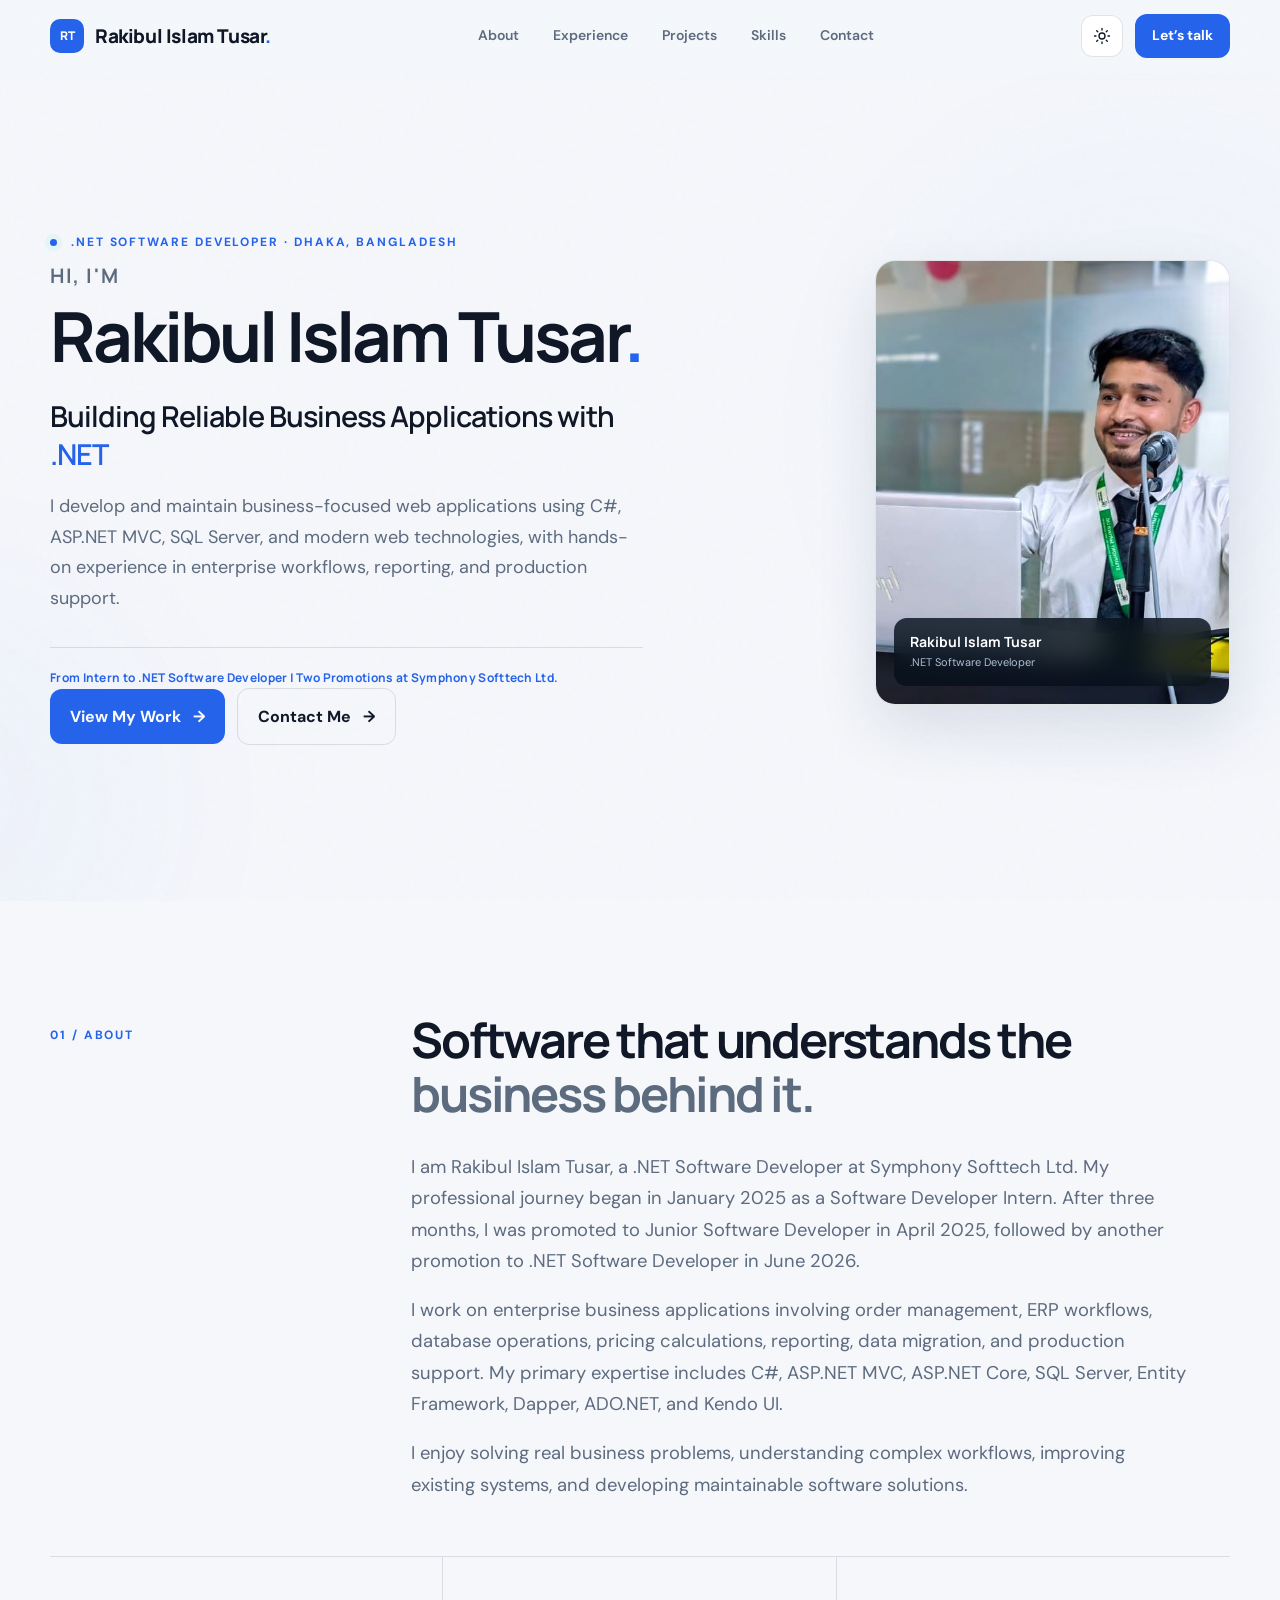
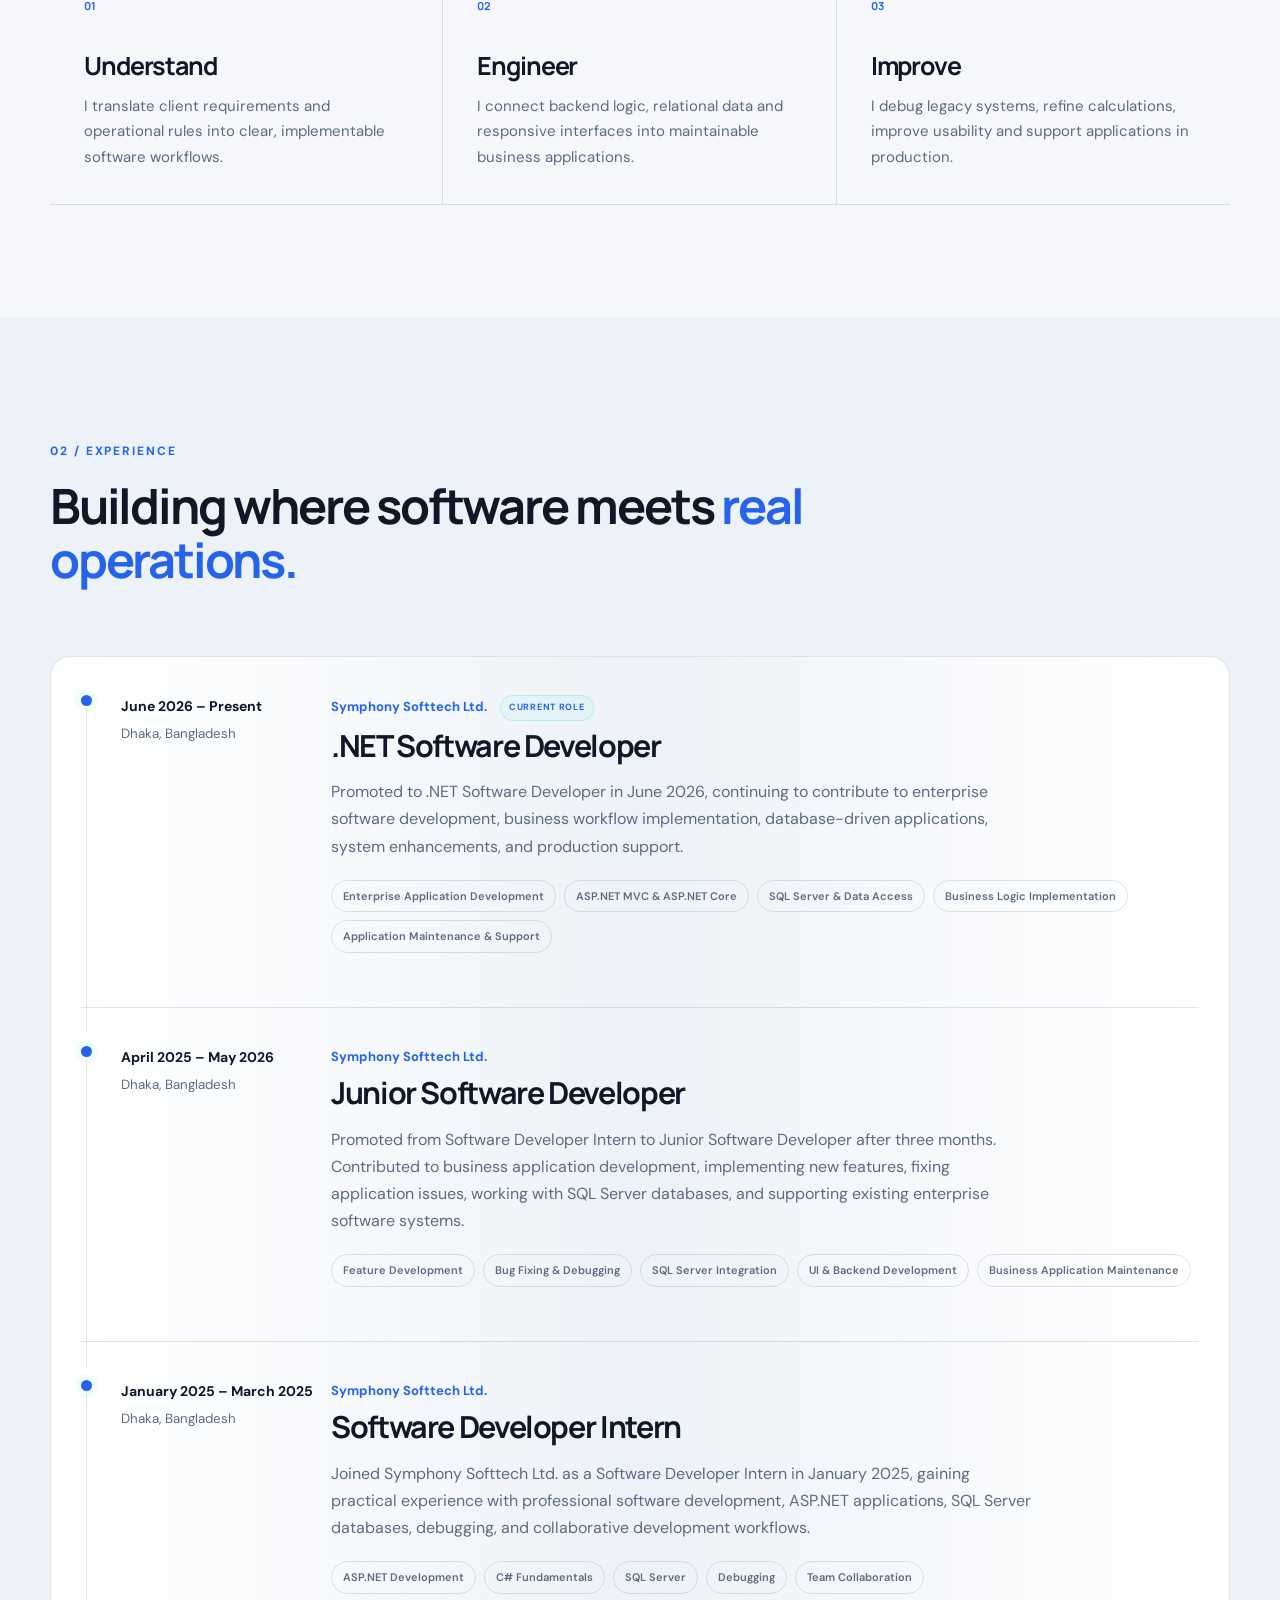
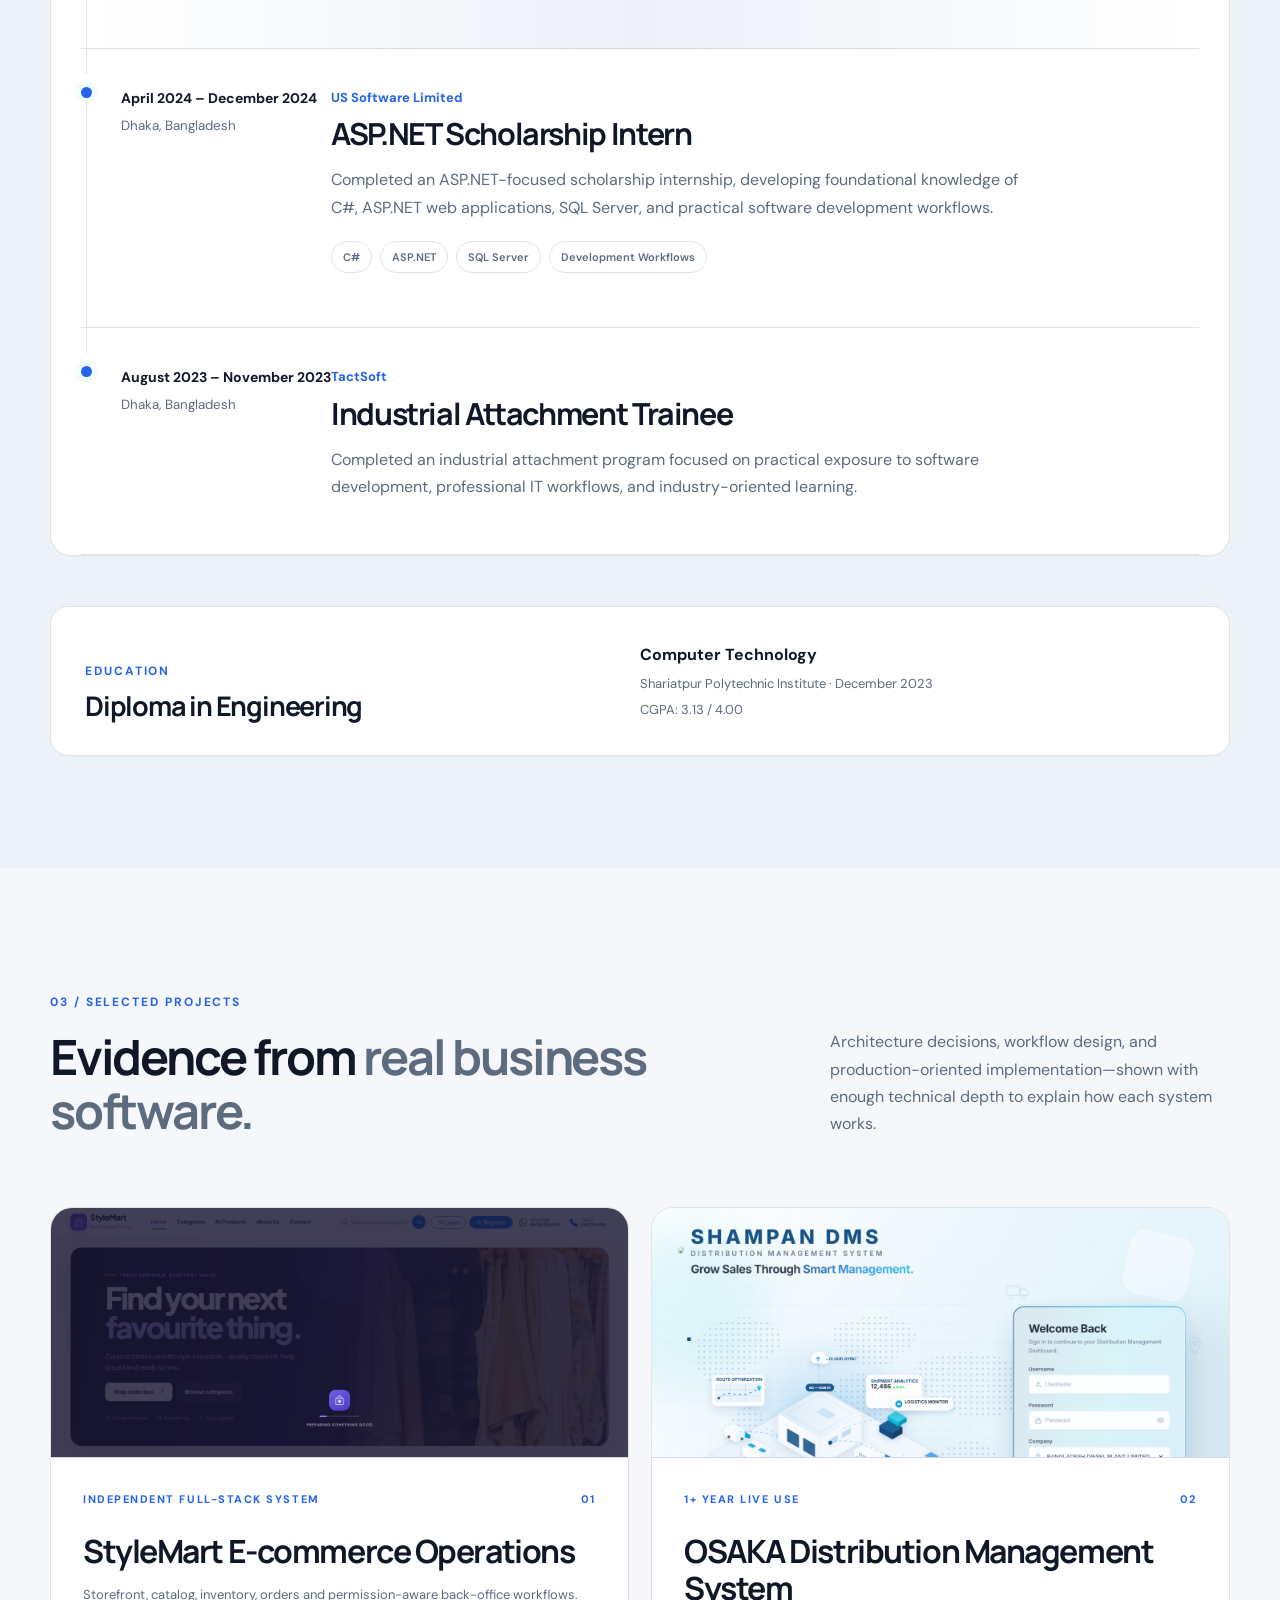
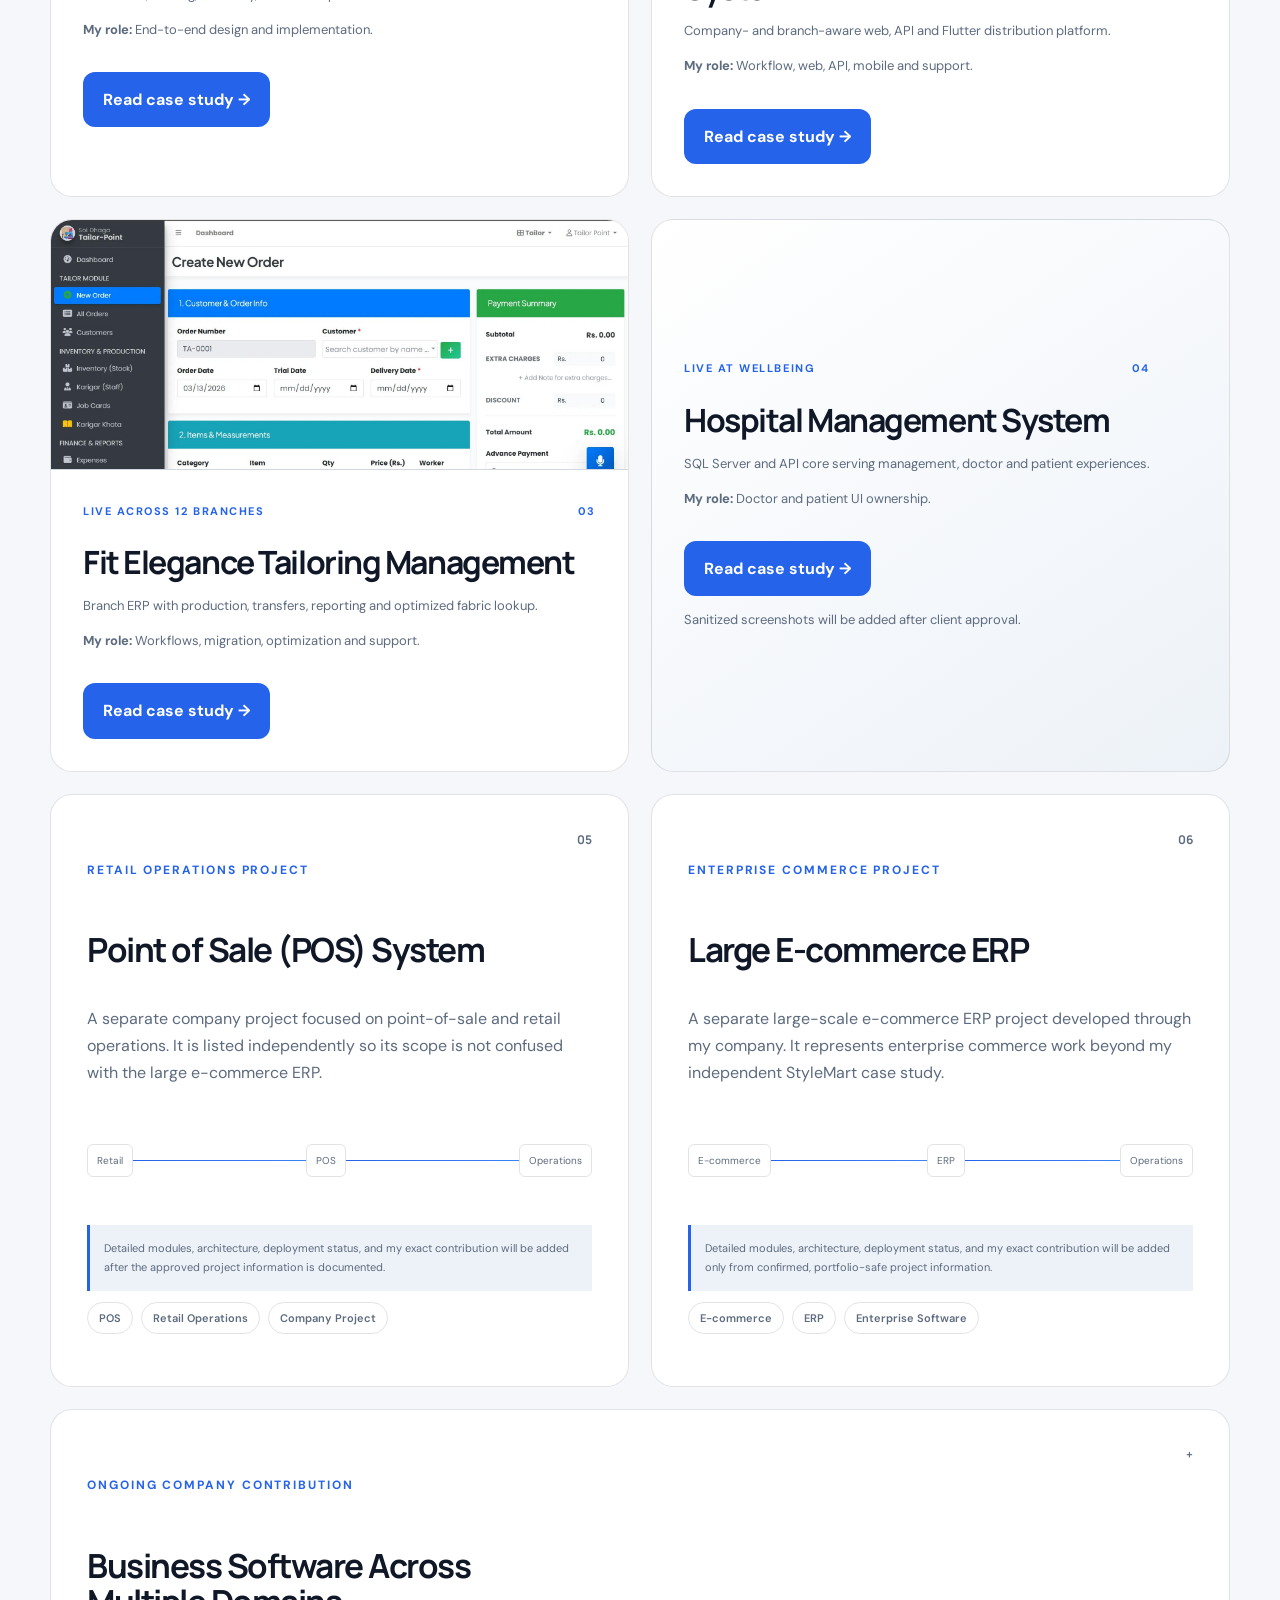
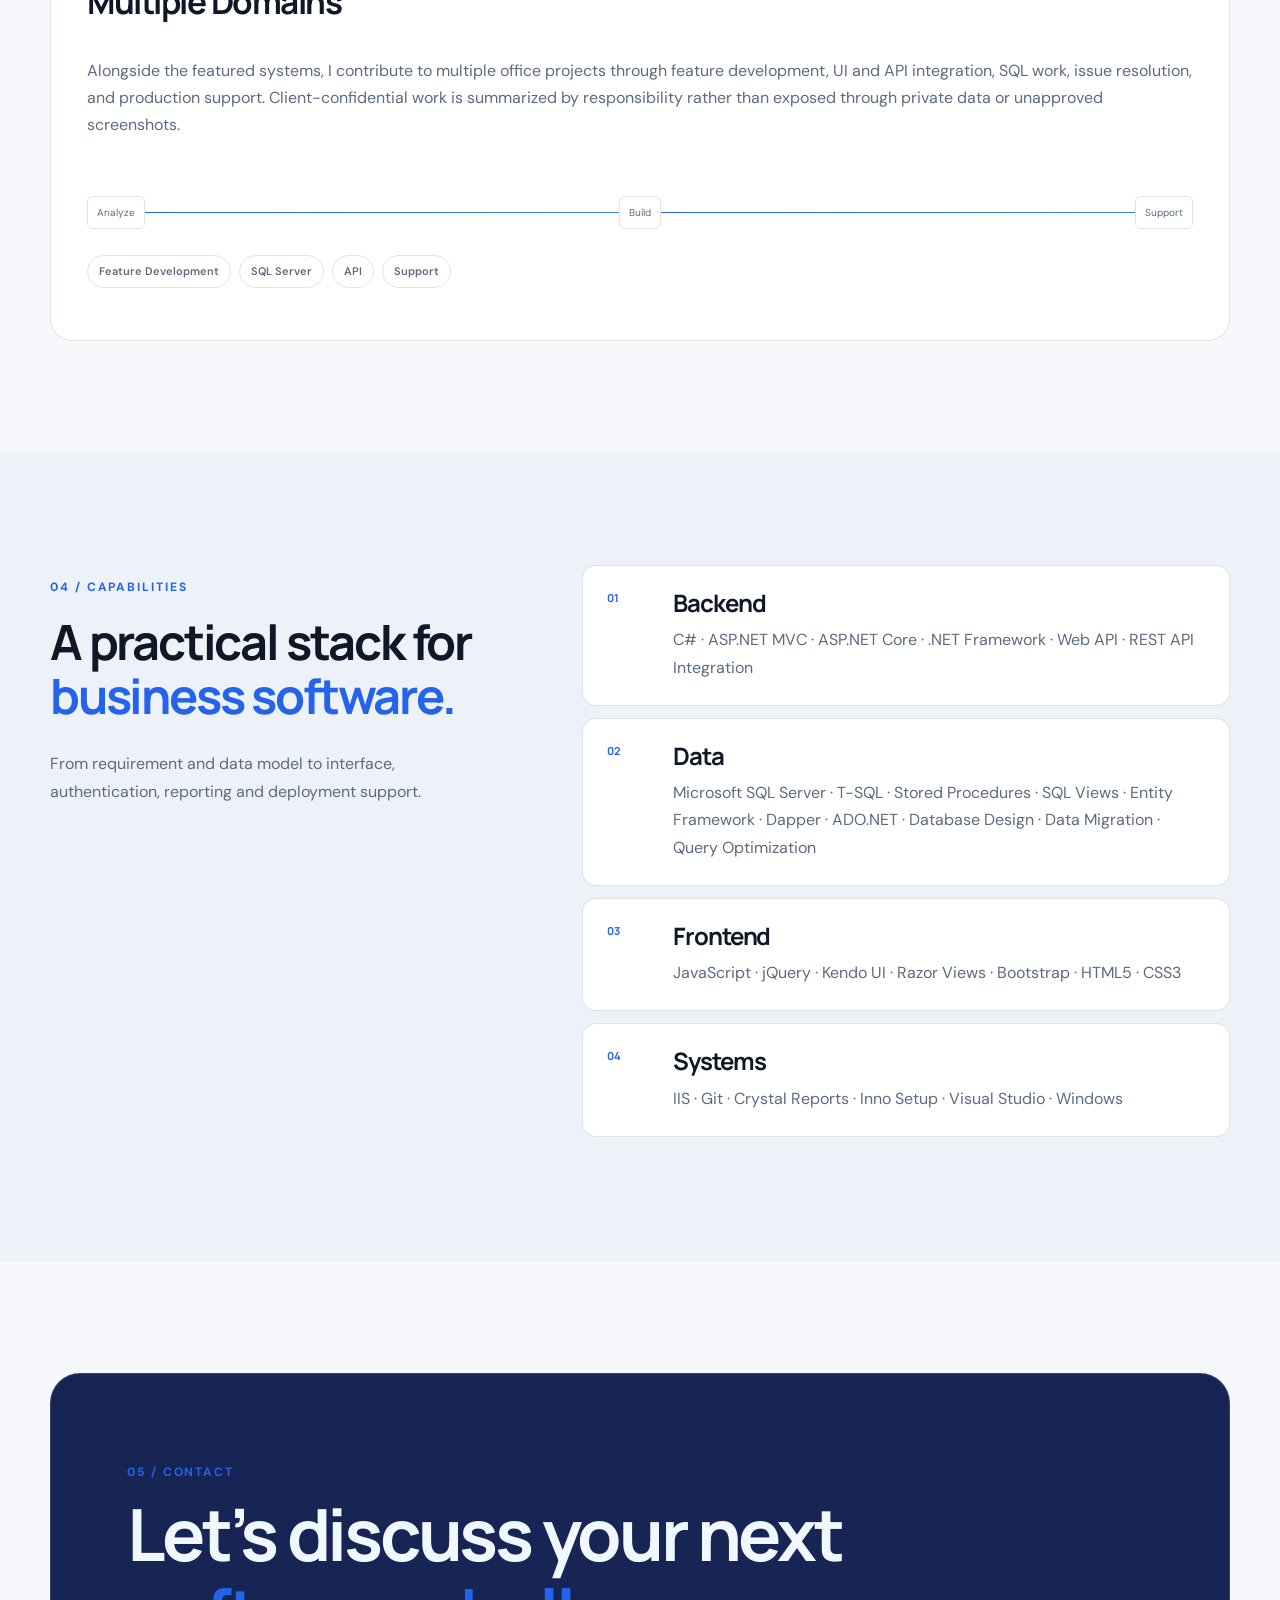
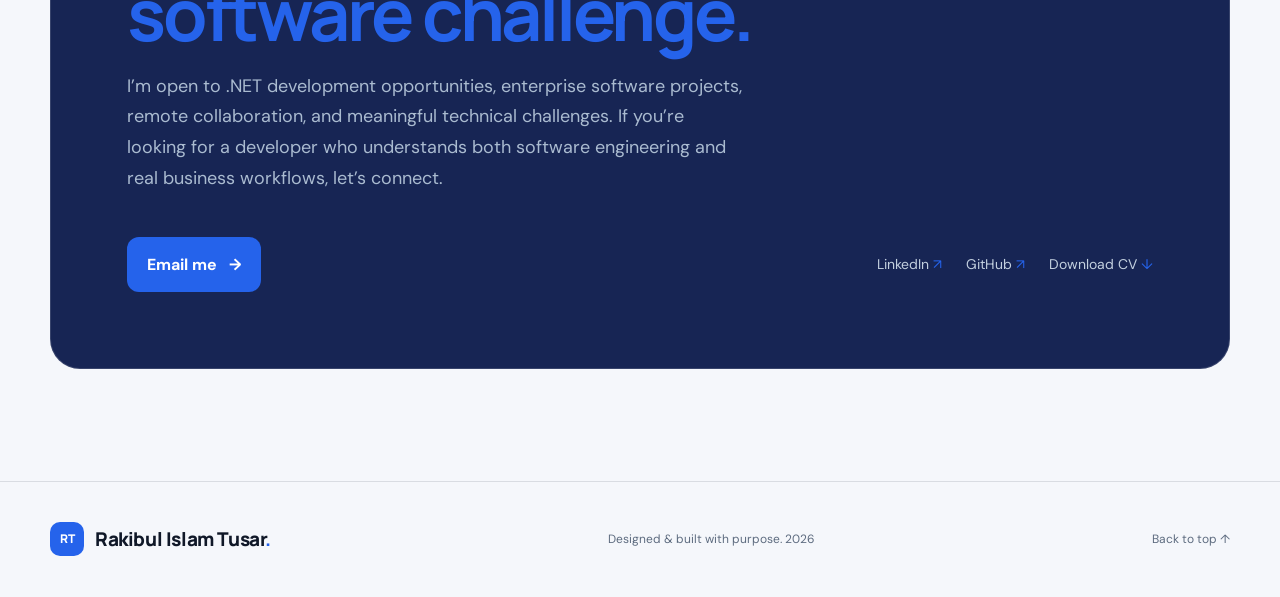
<file: index.html>
<!doctype html>
<html lang="en">
<head>
  <meta charset="utf-8">
  <meta name="viewport" content="width=device-width, initial-scale=1">
  <title>Rakibul Islam Tusar | .NET Software Developer</title>
  <meta name="description" content="Portfolio of Rakibul Islam Tusar, a .NET Software Developer experienced in C#, ASP.NET MVC, SQL Server, and enterprise business applications.">
  <meta name="author" content="Rakibul Islam Tusar">
  <meta name="robots" content="index, follow">
  <meta name="google-site-verification" content="osesmCK5T0ZA7mg1_q6WmGDhposFGIzIHGlZnQ8pU9U">
  <meta name="theme-color" content="#F8FAFC">
  <meta property="og:type" content="profile">
  <link rel="canonical" href="https://rakibul-islam-tusar.github.io/rakibul-portfolio/">
  <meta property="og:url" content="https://rakibul-islam-tusar.github.io/rakibul-portfolio/">
  <meta property="og:site_name" content="Rakibul Islam Tusar - Portfolio">
  <meta property="og:locale" content="en_US">
  <meta property="profile:first_name" content="Rakibul Islam">
  <meta property="profile:last_name" content="Tusar">
  <meta property="og:title" content="Rakibul Islam Tusar | .NET Software Developer">
  <meta property="og:description" content="Portfolio of Rakibul Islam Tusar, a .NET Software Developer specializing in enterprise business applications and database-driven solutions.">
  <meta property="og:image" content="https://rakibul-islam-tusar.github.io/rakibul-portfolio/assets/images/rakibul-islam-tusar-social-preview.png">
  <meta property="og:image:alt" content="Rakibul Islam Tusar, .NET Software Developer">
  <meta name="twitter:card" content="summary_large_image">
  <meta name="twitter:title" content="Rakibul Islam Tusar | .NET Software Developer">
  <meta name="twitter:description" content="C#, ASP.NET MVC, ASP.NET Core, SQL Server, and enterprise business application development.">
  <meta name="twitter:image" content="https://rakibul-islam-tusar.github.io/rakibul-portfolio/assets/images/rakibul-islam-tusar-social-preview.png">
  <link rel="icon" href="assets/favicon.svg" type="image/svg+xml">
  <link rel="manifest" href="site.webmanifest">
  <link rel="stylesheet" href="assets/site.css">
  <script type="application/ld+json">
  {
    "@context": "https://schema.org",
    "@graph": [
      {
        "@type": "ProfilePage",
        "@id": "https://rakibul-islam-tusar.github.io/rakibul-portfolio/#profile-page",
        "url": "https://rakibul-islam-tusar.github.io/rakibul-portfolio/",
        "name": "Rakibul Islam Tusar - Software Developer",
        "description": "Professional portfolio of Rakibul Islam Tusar, a software developer specializing in .NET business applications.",
        "mainEntity": { "@id": "#rakibul-islam-tusar" }
      },
      {
        "@type": "Person",
        "@id": "#rakibul-islam-tusar",
        "name": "Rakibul Islam Tusar",
        "alternateName": "Rakibul Tusar",
        "jobTitle": ".NET Software Developer",
        "url": "https://rakibul-islam-tusar.github.io/rakibul-portfolio/",
        "image": "https://rakibul-islam-tusar.github.io/rakibul-portfolio/assets/images/rakibul-islam-tusar-profile.webp",
        "email": "mailto:rakibulislamtusar7@gmail.com",
        "address": { "@type": "PostalAddress", "addressCountry": "BD" },
        "alumniOf": {
          "@type": "EducationalOrganization",
          "name": "Shariatpur Polytechnic Institute"
        },
        "worksFor": {
          "@type": "Organization",
          "name": "Symphony Softtech Ltd."
        },
        "sameAs": [
          "https://www.linkedin.com/in/rakibul-islam-tusar68472b342",
          "https://github.com/Rakibul-Islam-Tusar"
        ],
        "knowsAbout": ["C#", "ASP.NET MVC", "ASP.NET Web API", "SQL Server", "JavaScript", "jQuery", "Kendo UI", "Business Applications"]
      }
    ]
  }
  </script>
</head>
<body>
  <a class="skip-link" href="#main">Skip to content</a>

  <header class="site-header" id="top">
    <div class="container nav-wrap">
      <a class="brand" href="#top">
        <span class="brand-mark" aria-hidden="true">RT</span>
        <span>Rakibul Islam Tusar<span class="accent">.</span></span>
      </a>
      <nav class="desktop-nav" aria-label="Primary navigation">
        <a href="#about">About</a>
        <a href="#experience">Experience</a>
        <a href="#projects">Projects</a>
        <a href="#skills">Skills</a>
        <a href="#contact">Contact</a>
      </nav>
      <div class="nav-actions">
        <button class="theme-toggle" type="button" aria-label="Switch to light theme" title="Change theme">
          <svg class="sun" viewBox="0 0 24 24" aria-hidden="true"><circle cx="12" cy="12" r="4"/><path d="M12 2v2M12 20v2M4.93 4.93l1.42 1.42M17.66 17.66l1.41 1.41M2 12h2M20 12h2M4.93 19.07l1.42-1.42M17.66 6.34l1.41-1.41"/></svg>
          <svg class="moon" viewBox="0 0 24 24" aria-hidden="true"><path d="M20.5 15.5A8.5 8.5 0 0 1 8.5 3.5a8.5 8.5 0 1 0 12 12Z"/></svg>
        </button>
        <a class="button button-small" href="#contact">Let&rsquo;s talk</a>
        <button class="menu-toggle" type="button" aria-expanded="false" aria-controls="mobile-nav" aria-label="Open menu">
          <span></span><span></span>
        </button>
      </div>
    </div>
    <nav class="mobile-nav" id="mobile-nav" aria-label="Mobile navigation">
      <a href="#about">About</a><a href="#experience">Experience</a><a href="#projects">Projects</a><a href="#skills">Skills</a><a href="#contact">Contact</a>
    </nav>
  </header>

  <main id="main">
    <section class="hero section">
      <div class="hero-glow hero-glow-one"></div>
      <div class="hero-glow hero-glow-two"></div>
      <div class="container hero-grid">
        <div class="hero-copy reveal">
          <p class="eyebrow"><span class="status-dot"></span> .NET SOFTWARE DEVELOPER &middot; DHAKA, BANGLADESH</p>
          <h1><span class="hero-greeting">Hi, I'm</span> Rakibul Islam Tusar<span class="accent">.</span></h1>
          <p class="hero-role">Building Reliable Business Applications with <span class="text-gradient">.NET</span></p>
          <p class="hero-lead">I develop and maintain business-focused web applications using C#, ASP.NET MVC, SQL Server, and modern web technologies, with hands-on experience in enterprise workflows, reporting, and production support.</p>
          <p class="career-highlight">From Intern to .NET Software Developer | Two Promotions at Symphony Softtech Ltd.</p>
          <div class="hero-actions">
            <a class="button" href="#projects">View My Work <span aria-hidden="true">&rarr;</span></a>
            <a class="button button-secondary" href="#contact">Contact Me <span aria-hidden="true">&rarr;</span></a>
          </div>
        </div>

        <div class="hero-visual reveal" aria-label="Developer profile illustration">
          <figure class="portrait-card" aria-label="Professional portrait of Rakibul Islam Tusar">
            <img data-optional-src="assets/images/rakibul-islam-tusar-profile.webp" alt="Rakibul Islam Tusar, Software Developer" width="640" height="800">
            <figcaption><strong>Rakibul Islam Tusar</strong><span>.NET Software Developer</span></figcaption>
          </figure>
          <div class="code-window">
            <div class="window-bar"><span></span><span></span><span></span><small>solution.cs</small></div>
            <pre><code><span class="code-purple">public sealed class</span> <span class="code-blue">BusinessSolution</span>
{
  <span class="code-purple">public async</span> Task&lt;Result&gt; <span class="code-yellow">Build</span>(
    Requirement requirement)
  {
    <span class="code-purple">var</span> insight = Analyze(requirement);
    <span class="code-purple">var</span> system = Design(insight);

    <span class="code-purple">return await</span> Deliver(system);
  }
}</code></pre>
            <div class="code-status"><span>&check;</span> Build succeeded <small>0 errors</small></div>
          </div>
          <div class="orbit orbit-one"><span>C#</span></div>
          <div class="orbit orbit-two"><span>SQL</span></div>
          <div class="orbit orbit-three"><span>.NET</span></div>
        </div>
      </div>
      <div class="container scroll-cue"><span>Scroll to discover</span><i></i></div>
    </section>

    <section class="section about" id="about">
      <div class="container split-heading reveal">
        <p class="section-index">01 / About</p>
        <div>
          <h2>Software that understands the <span class="muted">business behind it.</span></h2>
          <div class="about-copy large-copy"><p>I am Rakibul Islam Tusar, a .NET Software Developer at Symphony Softtech Ltd. My professional journey began in January 2025 as a Software Developer Intern. After three months, I was promoted to Junior Software Developer in April 2025, followed by another promotion to .NET Software Developer in June 2026.</p><p>I work on enterprise business applications involving order management, ERP workflows, database operations, pricing calculations, reporting, data migration, and production support. My primary expertise includes C#, ASP.NET MVC, ASP.NET Core, SQL Server, Entity Framework, Dapper, ADO.NET, and Kendo UI.</p><p>I enjoy solving real business problems, understanding complex workflows, improving existing systems, and developing maintainable software solutions.</p></div>
        </div>
      </div>
      <div class="container value-grid">
        <article class="value-card reveal">
          <span class="card-number">01</span>
          <h3>Understand</h3>
          <p>I translate client requirements and operational rules into clear, implementable software workflows.</p>
        </article>
        <article class="value-card reveal">
          <span class="card-number">02</span>
          <h3>Engineer</h3>
          <p>I connect backend logic, relational data and responsive interfaces into maintainable business applications.</p>
        </article>
        <article class="value-card reveal">
          <span class="card-number">03</span>
          <h3>Improve</h3>
          <p>I debug legacy systems, refine calculations, improve usability and support applications in production.</p>
        </article>
      </div>
    </section>

    <section class="section experience" id="experience">
      <div class="container">
        <div class="section-heading reveal">
          <p class="section-index">02 / Experience</p>
          <h2>Building where software meets <span class="text-gradient">real operations.</span></h2>
        </div>
        <div class="timeline" aria-label="Professional experience and career progression">
          <article class="timeline-item reveal"><div class="timeline-marker"><span></span></div><div class="timeline-meta"><span>June 2026 &ndash; Present</span><small>Dhaka, Bangladesh</small></div><div class="timeline-content"><p class="company">Symphony Softtech Ltd. <span class="role-badge">Current Role</span></p><h3>.NET Software Developer</h3><p>Promoted to .NET Software Developer in June 2026, continuing to contribute to enterprise software development, business workflow implementation, database-driven applications, system enhancements, and production support.</p><ul class="tag-list"><li>Enterprise Application Development</li><li>ASP.NET MVC &amp; ASP.NET Core</li><li>SQL Server &amp; Data Access</li><li>Business Logic Implementation</li><li>Application Maintenance &amp; Support</li></ul></div></article>
          <article class="timeline-item reveal"><div class="timeline-marker"><span></span></div><div class="timeline-meta"><span>April 2025 &ndash; May 2026</span><small>Dhaka, Bangladesh</small></div><div class="timeline-content"><p class="company">Symphony Softtech Ltd.</p><h3>Junior Software Developer</h3><p>Promoted from Software Developer Intern to Junior Software Developer after three months. Contributed to business application development, implementing new features, fixing application issues, working with SQL Server databases, and supporting existing enterprise software systems.</p><ul class="tag-list"><li>Feature Development</li><li>Bug Fixing &amp; Debugging</li><li>SQL Server Integration</li><li>UI &amp; Backend Development</li><li>Business Application Maintenance</li></ul></div></article>
          <article class="timeline-item reveal"><div class="timeline-marker"><span></span></div><div class="timeline-meta"><span>January 2025 &ndash; March 2025</span><small>Dhaka, Bangladesh</small></div><div class="timeline-content"><p class="company">Symphony Softtech Ltd.</p><h3>Software Developer Intern</h3><p>Joined Symphony Softtech Ltd. as a Software Developer Intern in January 2025, gaining practical experience with professional software development, ASP.NET applications, SQL Server databases, debugging, and collaborative development workflows.</p><ul class="tag-list"><li>ASP.NET Development</li><li>C# Fundamentals</li><li>SQL Server</li><li>Debugging</li><li>Team Collaboration</li></ul></div></article>
          <article class="timeline-item reveal"><div class="timeline-marker"><span></span></div><div class="timeline-meta"><span>April 2024 &ndash; December 2024</span><small>Dhaka, Bangladesh</small></div><div class="timeline-content"><p class="company">US Software Limited</p><h3>ASP.NET Scholarship Intern</h3><p>Completed an ASP.NET-focused scholarship internship, developing foundational knowledge of C#, ASP.NET web applications, SQL Server, and practical software development workflows.</p><ul class="tag-list"><li>C#</li><li>ASP.NET</li><li>SQL Server</li><li>Development Workflows</li></ul></div></article>
          <article class="timeline-item reveal"><div class="timeline-marker"><span></span></div><div class="timeline-meta"><span>August 2023 &ndash; November 2023</span><small>Dhaka, Bangladesh</small></div><div class="timeline-content"><p class="company">TactSoft</p><h3>Industrial Attachment Trainee</h3><p>Completed an industrial attachment program focused on practical exposure to software development, professional IT workflows, and industry-oriented learning.</p></div></article>
        </div>
        <div class="education-strip reveal">
          <div><span class="mini-label">Education</span><h3>Diploma in Engineering</h3></div>
          <div><p>Computer Technology</p><span>Shariatpur Polytechnic Institute &middot; December 2023</span><span>CGPA: 3.13 / 4.00</span></div>
        </div>
      </div>
    </section>

    <section class="section work" id="projects">
      <div class="container">
        <div class="section-heading work-heading reveal">
          <div><p class="section-index">03 / Selected projects</p><h2>Evidence from <span class="muted">real business software.</span></h2></div>
          <p>Architecture decisions, workflow design, and production-oriented implementation&mdash;shown with enough technical depth to explain how each system works.</p>
        </div>

        <div class="project-index-grid"><article class="project-index-card"><figure><img src="assets/images/stylemart-storefront.png" alt="StyleMart storefront" loading="lazy"></figure><div class="project-index-copy"><div class="project-kicker"><span>Independent full-stack system</span><span>01</span></div><h3>StyleMart E-commerce Operations</h3><p>Storefront, catalog, inventory, orders and permission-aware back-office workflows.</p><p><strong>My role:</strong> End-to-end design and implementation.</p><a class="button" href="stylemart.html">Read case study &rarr;</a></div></article><article class="project-index-card"><figure><img src="assets/images/dms-company-login.png" alt="OSAKA DMS login" loading="lazy"></figure><div class="project-index-copy"><div class="project-kicker"><span>1+ year live use</span><span>02</span></div><h3>OSAKA Distribution Management System</h3><p>Company- and branch-aware web, API and Flutter distribution platform.</p><p><strong>My role:</strong> Workflow, web, API, mobile and support.</p><a class="button" href="osaka-dms.html">Read case study &rarr;</a></div></article><article class="project-index-card"><figure><img src="assets/images/tailoring-order-management.jpg" alt="Fit Elegance order interface" loading="lazy"></figure><div class="project-index-copy"><div class="project-kicker"><span>Live across 12 branches</span><span>03</span></div><h3>Fit Elegance Tailoring Management</h3><p>Branch ERP with production, transfers, reporting and optimized fabric lookup.</p><p><strong>My role:</strong> Workflows, migration, optimization and support.</p><a class="button" href="fit-elegance.html">Read case study &rarr;</a></div></article><article class="project-index-card project-index-card-noimage"><div class="project-index-copy"><div class="project-kicker"><span>Live at Wellbeing</span><span>04</span></div><h3>Hospital Management System</h3><p>SQL Server and API core serving management, doctor and patient experiences.</p><p><strong>My role:</strong> Doctor and patient UI ownership.</p><a class="button" href="hospital-management.html">Read case study &rarr;</a><p class="demo-note">Sanitized screenshots will be added after client approval.</p></div></article></div><div class="project-grid additional-work-grid">
          <article class="project-card reveal">
            <div class="project-card-number">05</div>
            <p class="project-type">Retail operations project</p>
            <h3>Point of Sale (POS) System</h3>
            <p>A separate company project focused on point-of-sale and retail operations. It is listed independently so its scope is not confused with the large e-commerce ERP.</p>
            <div class="mini-flow" aria-hidden="true"><span>Retail</span><i></i><span>POS</span><i></i><span>Operations</span></div>
            <p class="project-disclosure">Detailed modules, architecture, deployment status, and my exact contribution will be added after the approved project information is documented.</p>
            <ul class="tech-list"><li>POS</li><li>Retail Operations</li><li>Company Project</li></ul>
          </article>
          <article class="project-card reveal">
            <div class="project-card-number">06</div>
            <p class="project-type">Enterprise commerce project</p>
            <h3>Large E-commerce ERP</h3>
            <p>A separate large-scale e-commerce ERP project developed through my company. It represents enterprise commerce work beyond my independent StyleMart case study.</p>
            <div class="mini-flow" aria-hidden="true"><span>E-commerce</span><i></i><span>ERP</span><i></i><span>Operations</span></div>
            <p class="project-disclosure">Detailed modules, architecture, deployment status, and my exact contribution will be added only from confirmed, portfolio-safe project information.</p>
            <ul class="tech-list"><li>E-commerce</li><li>ERP</li><li>Enterprise Software</li></ul>
          </article>
          <article class="project-card reveal ongoing-work-card">
            <div class="project-card-number">+</div>
            <p class="project-type">Ongoing company contribution</p>
            <h3>Business Software Across Multiple Domains</h3>
            <p>Alongside the featured systems, I contribute to multiple office projects through feature development, UI and API integration, SQL work, issue resolution, and production support. Client-confidential work is summarized by responsibility rather than exposed through private data or unapproved screenshots.</p>
            <div class="mini-flow" aria-hidden="true"><span>Analyze</span><i></i><span>Build</span><i></i><span>Support</span></div>
            <ul class="tech-list"><li>Feature Development</li><li>SQL Server</li><li>API</li><li>Support</li></ul>
          </article>
        </div>
      </div>
    </section>

    <section class="section skills" id="skills">
      <div class="container skills-grid">
        <div class="section-heading reveal">
          <p class="section-index">04 / Capabilities</p>
          <h2>A practical stack for <span class="text-gradient">business software.</span></h2>
          <p>From requirement and data model to interface, authentication, reporting and deployment support.</p>
        </div>
        <div class="skill-groups">
          <article class="skill-group reveal"><span>01</span><div><h3>Backend</h3><p>C# &middot; ASP.NET MVC &middot; ASP.NET Core &middot; .NET Framework &middot; Web API &middot; REST API Integration</p></div></article>
          <article class="skill-group reveal"><span>02</span><div><h3>Data</h3><p>Microsoft SQL Server &middot; T-SQL &middot; Stored Procedures &middot; SQL Views &middot; Entity Framework &middot; Dapper &middot; ADO.NET &middot; Database Design &middot; Data Migration &middot; Query Optimization</p></div></article>
          <article class="skill-group reveal"><span>03</span><div><h3>Frontend</h3><p>JavaScript &middot; jQuery &middot; Kendo UI &middot; Razor Views &middot; Bootstrap &middot; HTML5 &middot; CSS3</p></div></article>
          <article class="skill-group reveal"><span>04</span><div><h3>Systems</h3><p>IIS &middot; Git &middot; Crystal Reports &middot; Inno Setup &middot; Visual Studio &middot; Windows</p></div></article>
        </div>
      </div>
    </section>

    <section class="section contact" id="contact">
      <div class="container contact-card reveal">
        <p class="section-index">05 / Contact</p>
        <h2>Let&rsquo;s discuss your next <span class="text-gradient">software challenge.</span></h2>
        <p>I&rsquo;m open to .NET development opportunities, enterprise software projects, remote collaboration, and meaningful technical challenges. If you&rsquo;re looking for a developer who understands both software engineering and real business workflows, let&rsquo;s connect.</p>
        <div class="contact-actions">
          <a class="button button-light" href="mailto:rakibulislamtusar7@gmail.com">Email me <span aria-hidden="true">&rarr;</span></a>
          <div class="social-links">
            <a href="https://www.linkedin.com/in/rakibul-islam-tusar68472b342" target="_blank" rel="noopener noreferrer">LinkedIn <span>&nearr;</span></a>
            <a href="https://github.com/Rakibul-Islam-Tusar" target="_blank" rel="noopener noreferrer">GitHub <span>&nearr;</span></a>
            <a href="assets/Rakibul-Islam-Tusar-CV.pdf" download="Rakibul-Islam-Tusar-CV.pdf" type="application/pdf">Download CV <span>&darr;</span></a>
          </div>
        </div>
      </div>
    </section>
  </main>

  <footer>
    <div class="container footer-inner">
      <a class="brand" href="#top"><span class="brand-mark">RT</span><span>Rakibul Islam Tusar<span class="accent">.</span></span></a>
      <p>Designed & built with purpose. <span id="year"></span></p>
      <a class="back-top" href="#top">Back to top &uarr;</a>
    </div>
  </footer>

  <script src="assets/site.js" defer></script>
</body>
</html>
</file>
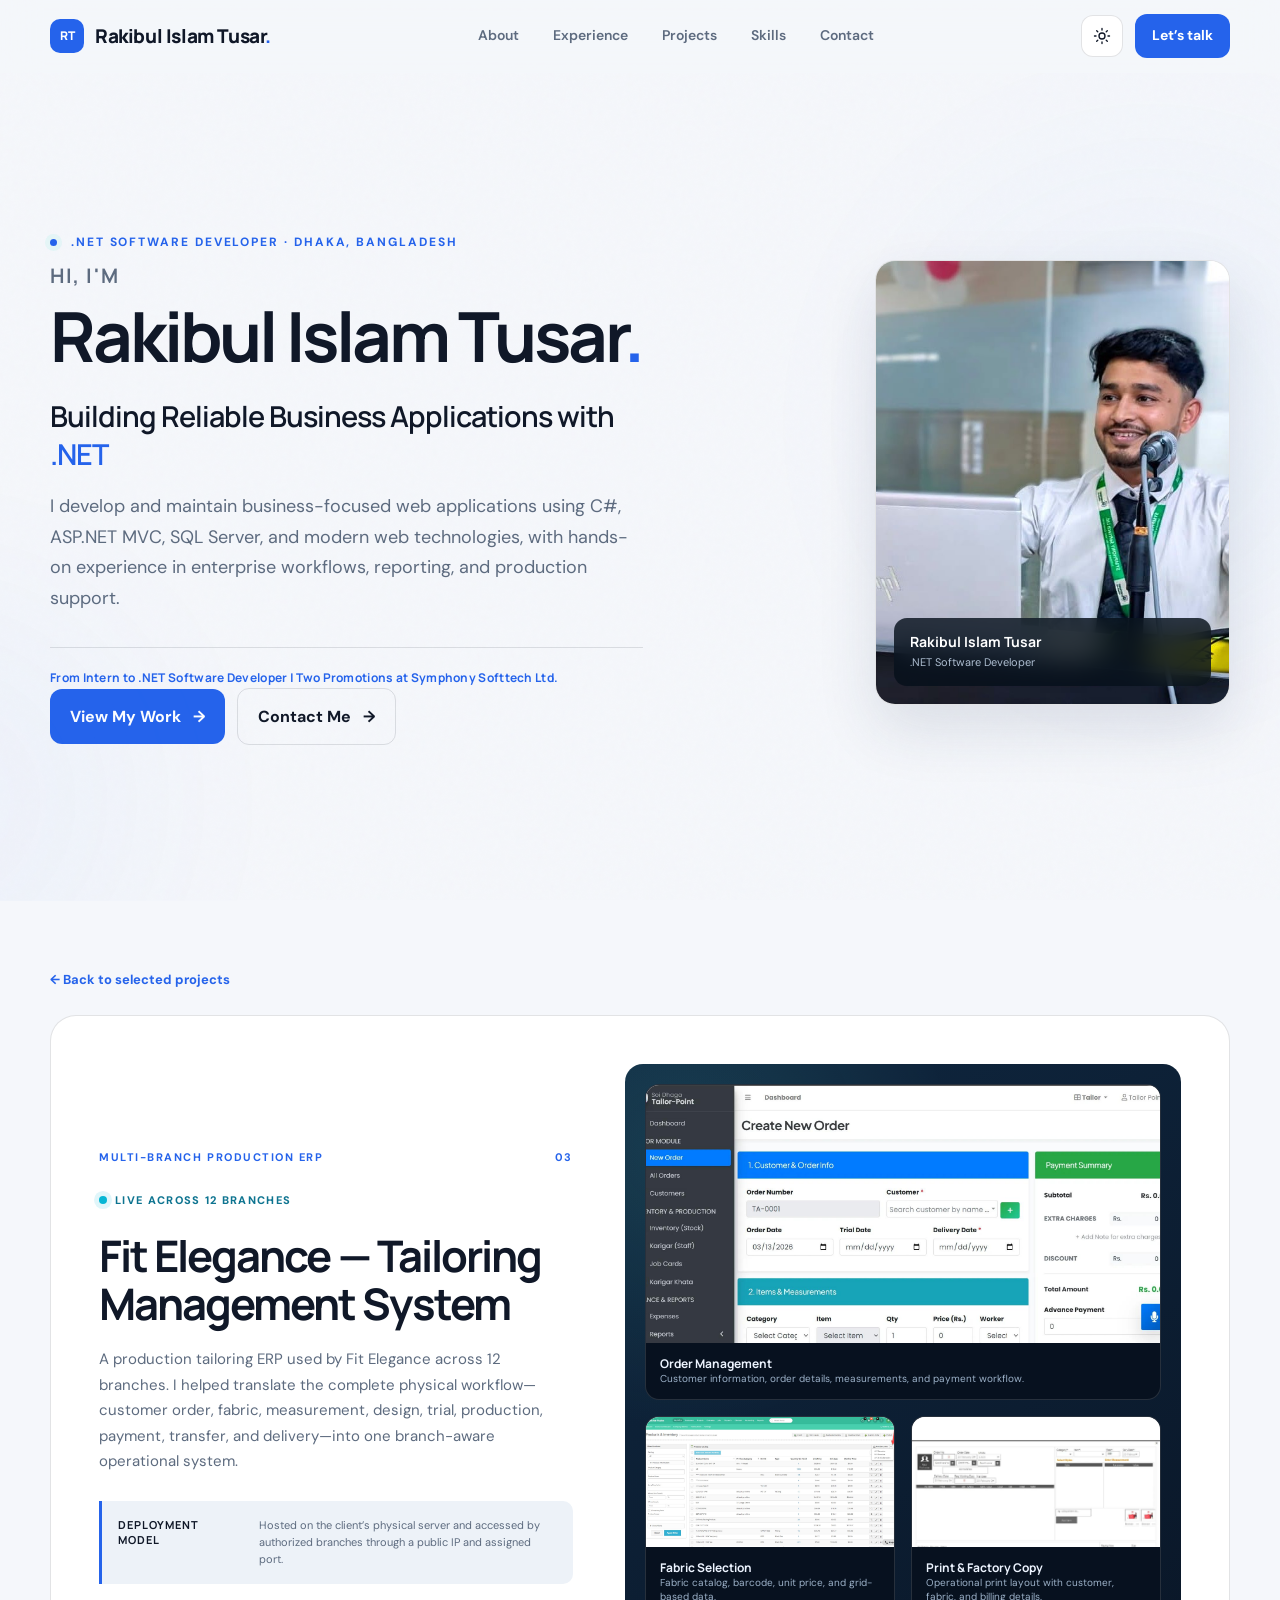
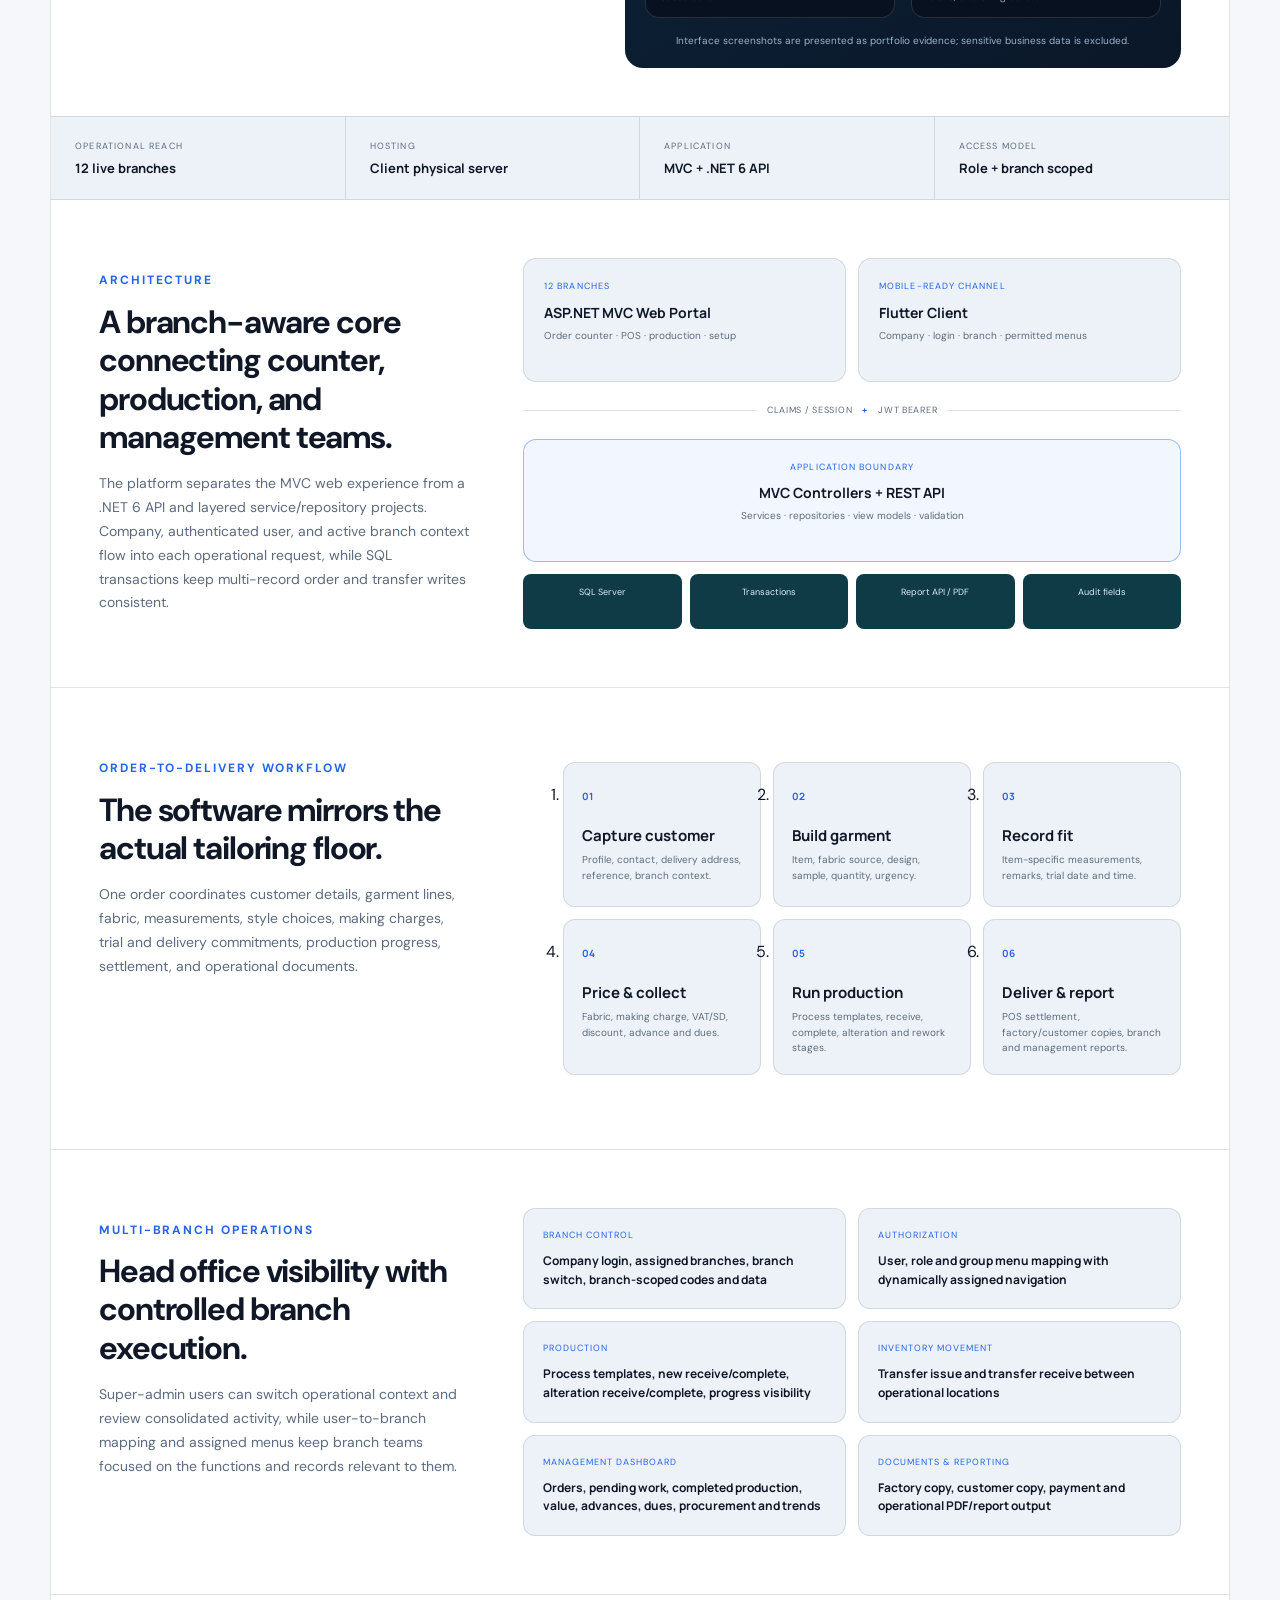
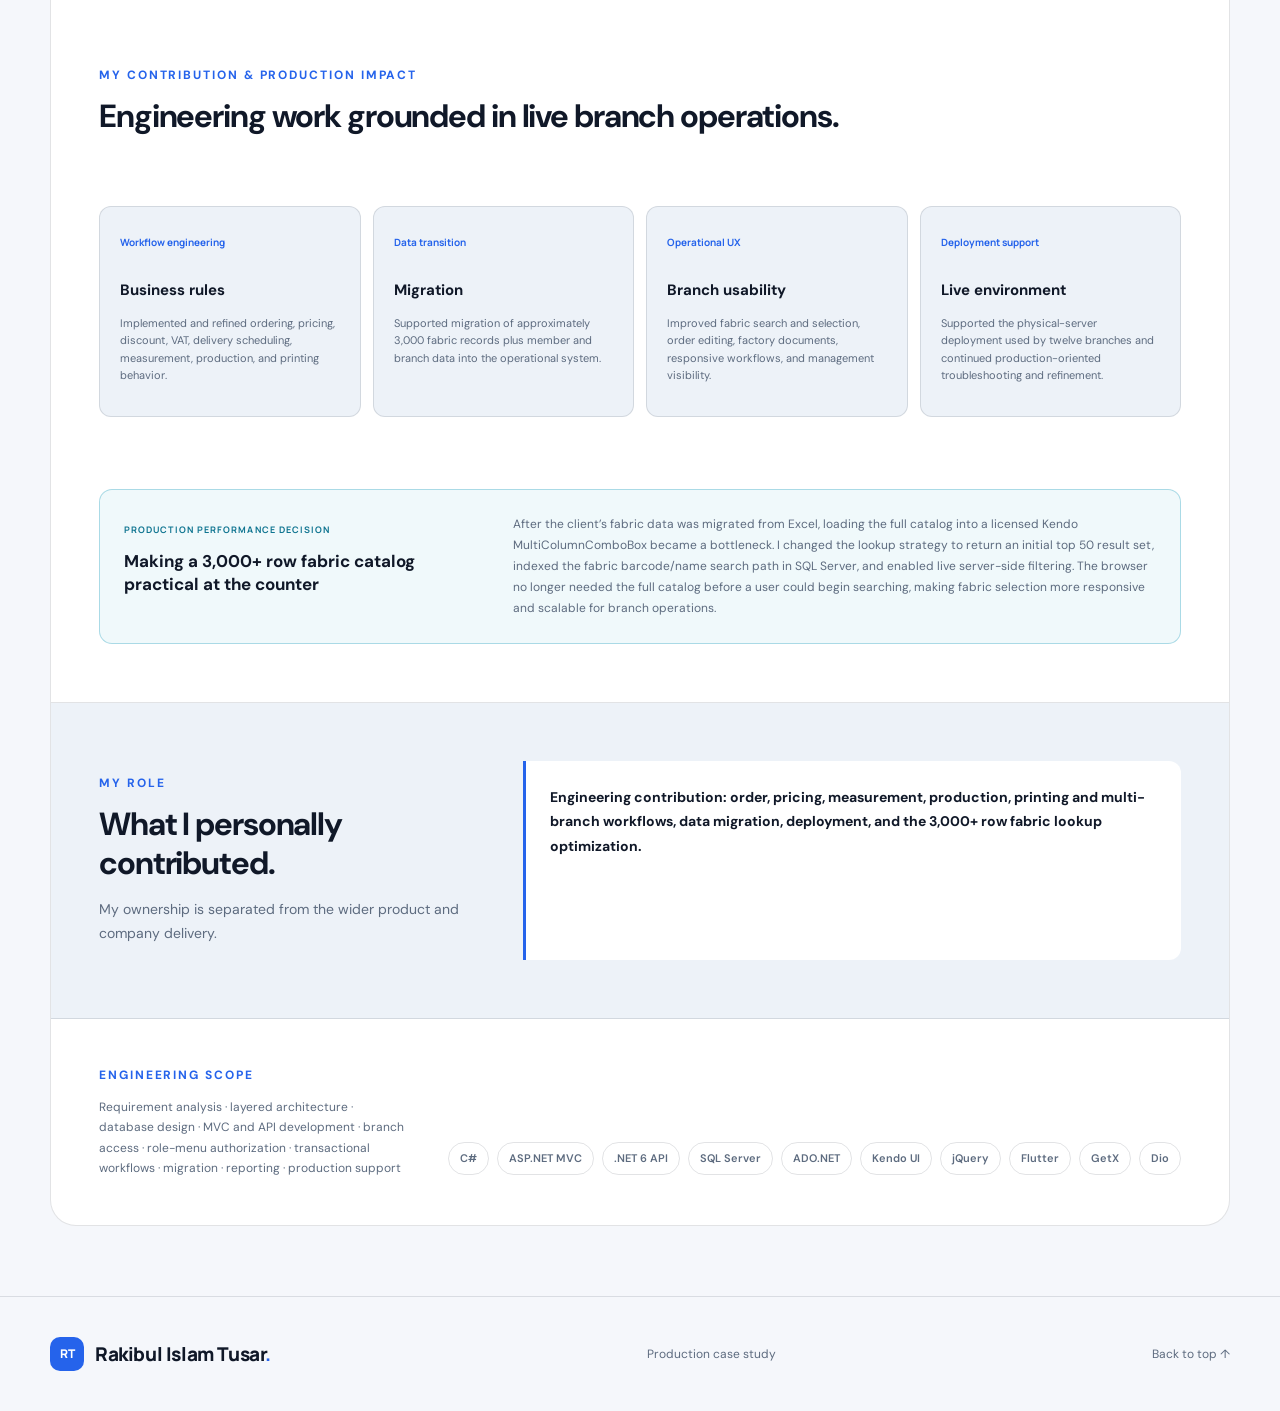
<file: fit-elegance.html>
<!doctype html><html lang="en"><head><meta charset="utf-8"><meta name="viewport" content="width=device-width, initial-scale=1"><title>Fit Elegance Tailoring Management System | Rakibul Islam Tusar</title><meta name="description" content="Production software architecture and engineering case study by Rakibul Islam Tusar."><link rel="icon" href="assets/favicon.svg" type="image/svg+xml"><link rel="stylesheet" href="assets/site.css"></head><body class="detail-page"><a class="skip-link" href="#project-detail">Skip to project details</a><header class="site-header" id="top">
    <div class="container nav-wrap">
      <a class="brand" href="index.html#top">
        <span class="brand-mark" aria-hidden="true">RT</span>
        <span>Rakibul Islam Tusar<span class="accent">.</span></span>
      </a>
      <nav class="desktop-nav" aria-label="Primary navigation">
        <a href="index.html#about">About</a>
        <a href="index.html#experience">Experience</a>
        <a href="index.html#projects">Projects</a>
        <a href="index.html#skills">Skills</a>
        <a href="index.html#contact">Contact</a>
      </nav>
      <div class="nav-actions">
        <button class="theme-toggle" type="button" aria-label="Switch to light theme" title="Change theme">
          <svg class="sun" viewBox="0 0 24 24" aria-hidden="true"><circle cx="12" cy="12" r="4"/><path d="M12 2v2M12 20v2M4.93 4.93l1.42 1.42M17.66 17.66l1.41 1.41M2 12h2M20 12h2M4.93 19.07l1.42-1.42M17.66 6.34l1.41-1.41"/></svg>
          <svg class="moon" viewBox="0 0 24 24" aria-hidden="true"><path d="M20.5 15.5A8.5 8.5 0 0 1 8.5 3.5a8.5 8.5 0 1 0 12 12Z"/></svg>
        </button>
        <a class="button button-small" href="index.html#contact">Let&rsquo;s talk</a>
        <button class="menu-toggle" type="button" aria-expanded="false" aria-controls="mobile-nav" aria-label="Open menu">
          <span></span><span></span>
        </button>
      </div>
    </div>
    <nav class="mobile-nav" id="mobile-nav" aria-label="Mobile navigation">
      <a href="index.html#about">About</a><a href="index.html#experience">Experience</a><a href="index.html#projects">Projects</a><a href="index.html#skills">Skills</a><a href="index.html#contact">Contact</a>
    </nav>
  </header><section class="hero section">
      <div class="hero-glow hero-glow-one"></div>
      <div class="hero-glow hero-glow-two"></div>
      <div class="container hero-grid">
        <div class="hero-copy reveal">
          <p class="eyebrow"><span class="status-dot"></span> .NET SOFTWARE DEVELOPER &middot; DHAKA, BANGLADESH</p>
          <h1><span class="hero-greeting">Hi, I'm</span> Rakibul Islam Tusar<span class="accent">.</span></h1>
          <p class="hero-role">Building Reliable Business Applications with <span class="text-gradient">.NET</span></p>
          <p class="hero-lead">I develop and maintain business-focused web applications using C#, ASP.NET MVC, SQL Server, and modern web technologies, with hands-on experience in enterprise workflows, reporting, and production support.</p>
          <p class="career-highlight">From Intern to .NET Software Developer | Two Promotions at Symphony Softtech Ltd.</p>
          <div class="hero-actions">
            <a class="button" href="index.html#projects">View My Work <span aria-hidden="true">&rarr;</span></a>
            <a class="button button-secondary" href="index.html#contact">Contact Me <span aria-hidden="true">&rarr;</span></a>
          </div>
        </div>

        <div class="hero-visual reveal" aria-label="Developer profile illustration">
          <figure class="portrait-card" aria-label="Professional portrait of Rakibul Islam Tusar">
            <img data-optional-src="assets/images/rakibul-islam-tusar-profile.webp" alt="Rakibul Islam Tusar, Software Developer" width="640" height="800">
            <figcaption><strong>Rakibul Islam Tusar</strong><span>.NET Software Developer</span></figcaption>
          </figure>
          <div class="code-window">
            <div class="window-bar"><span></span><span></span><span></span><small>solution.cs</small></div>
            <pre><code><span class="code-purple">public sealed class</span> <span class="code-blue">BusinessSolution</span>
{
  <span class="code-purple">public async</span> Task&lt;Result&gt; <span class="code-yellow">Build</span>(
    Requirement requirement)
  {
    <span class="code-purple">var</span> insight = Analyze(requirement);
    <span class="code-purple">var</span> system = Design(insight);

    <span class="code-purple">return await</span> Deliver(system);
  }
}</code></pre>
            <div class="code-status"><span>&check;</span> Build succeeded <small>0 errors</small></div>
          </div>
          <div class="orbit orbit-one"><span>C#</span></div>
          <div class="orbit orbit-two"><span>SQL</span></div>
          <div class="orbit orbit-three"><span>.NET</span></div>
        </div>
      </div>
      <div class="container scroll-cue"><span>Scroll to discover</span><i></i></div>
    </section><main id="project-detail" class="detail-main project-detail-main"><div class="container"><a class="detail-back" href="index.html#projects">&larr; Back to selected projects</a><article class="case-study tailoring-case-study" aria-labelledby="tailoring-title">
          <div class="case-study-hero tailoring-hero">
            <div class="case-study-copy">
              <div class="project-kicker"><span>Multi-branch production ERP</span><span>03</span></div>
              <p class="case-study-status"><span></span> Live across 12 branches</p>
              <h3 id="tailoring-title">Fit Elegance &mdash; Tailoring Management System</h3>
              <p class="case-study-lead">A production tailoring ERP used by Fit Elegance across 12 branches. I helped translate the complete physical workflow&mdash;customer order, fabric, measurement, design, trial, production, payment, transfer, and delivery&mdash;into one branch-aware operational system.</p>
              <div class="production-note"><strong>Deployment model</strong><span>Hosted on the client&rsquo;s physical server and accessed by authorized branches through a public IP and assigned port.</span></div>
            </div>
            <div class="project-visual tailoring-gallery">
            <figure class="gallery-main">
              <a href="assets/images/tailoring-order-management.jpg" target="_blank" rel="noopener">
                <img src="assets/images/tailoring-order-management.jpg" alt="Tailoring Management System order creation interface showing customer, delivery, item, measurement, and payment workflows" loading="lazy" width="1896" height="880">
              </a>
              <figcaption><strong>Order Management</strong><span>Customer information, order details, measurements, and payment workflow.</span></figcaption>
            </figure>
            <div class="gallery-thumbs">
              <figure>
                <a href="assets/images/tailoring-fabric-selection.jpg" target="_blank" rel="noopener">
                  <img src="assets/images/tailoring-fabric-selection.jpg" alt="Product and fabric inventory interface with filters, barcodes, pricing, and stock data" loading="lazy" width="1892" height="951">
                </a>
                <figcaption><strong>Fabric Selection</strong><span>Fabric catalog, barcode, unit price, and grid-based data.</span></figcaption>
              </figure>
              <figure>
                <a href="assets/images/tailoring-print-factory-copy.jpg" target="_blank" rel="noopener">
                  <img src="assets/images/tailoring-print-factory-copy.jpg" alt="Tailoring print and factory copy interface with customer, style, measurement, and billing details" loading="lazy" width="1080" height="810">
                </a>
                <figcaption><strong>Print &amp; Factory Copy</strong><span>Operational print layout with customer, fabric, and billing details.</span></figcaption>
              </figure>
            </div>
            <p class="gallery-note">Interface screenshots are presented as portfolio evidence; sensitive business data is excluded.</p>
            </div>
          </div>
          <div class="case-study-summary"><div><span>Operational reach</span><strong>12 live branches</strong></div><div><span>Hosting</span><strong>Client physical server</strong></div><div><span>Application</span><strong>MVC + .NET 6 API</strong></div><div><span>Access model</span><strong>Role + branch scoped</strong></div></div>
          <div class="case-study-section">
            <div class="case-study-heading"><p class="mini-label">Architecture</p><h4>A branch-aware core connecting counter, production, and management teams.</h4><p>The platform separates the MVC web experience from a .NET 6 API and layered service/repository projects. Company, authenticated user, and active branch context flow into each operational request, while SQL transactions keep multi-record order and transfer writes consistent.</p></div>
            <div class="platform-map tailoring-platform" role="img" aria-label="Fit Elegance architecture with twelve branch web users and a Flutter client connected to MVC and .NET API layers, transactional services, SQL Server, and reporting">
              <div class="platform-client"><span>12 branches</span><strong>ASP.NET MVC Web Portal</strong><small>Order counter &middot; POS &middot; production &middot; setup</small></div><div class="platform-client"><span>Mobile-ready channel</span><strong>Flutter Client</strong><small>Company &middot; login &middot; branch &middot; permitted menus</small></div>
              <div class="platform-connector"><i></i><span>Claims / session</span><b>+</b><span>JWT bearer</span><i></i></div>
              <div class="platform-core"><span>Application boundary</span><strong>MVC Controllers + REST API</strong><small>Services &middot; repositories &middot; view models &middot; validation</small></div>
              <div class="platform-output"><span>SQL Server</span><span>Transactions</span><span>Report API / PDF</span><span>Audit fields</span></div>
            </div>
          </div>
          <div class="case-study-section workflow-section">
            <div class="case-study-heading"><p class="mini-label">Order-to-delivery workflow</p><h4>The software mirrors the actual tailoring floor.</h4><p>One order coordinates customer details, garment lines, fabric, measurements, style choices, making charges, trial and delivery commitments, production progress, settlement, and operational documents.</p></div>
            <ol class="workflow-track tailoring-track"><li><span>01</span><strong>Capture customer</strong><small>Profile, contact, delivery address, reference, branch context.</small></li><li><span>02</span><strong>Build garment</strong><small>Item, fabric source, design, sample, quantity, urgency.</small></li><li><span>03</span><strong>Record fit</strong><small>Item-specific measurements, remarks, trial date and time.</small></li><li><span>04</span><strong>Price &amp; collect</strong><small>Fabric, making charge, VAT/SD, discount, advance and dues.</small></li><li><span>05</span><strong>Run production</strong><small>Process templates, receive, complete, alteration and rework stages.</small></li><li><span>06</span><strong>Deliver &amp; report</strong><small>POS settlement, factory/customer copies, branch and management reports.</small></li></ol>
          </div>
          <div class="case-study-section dms-operations">
            <div class="case-study-heading"><p class="mini-label">Multi-branch operations</p><h4>Head office visibility with controlled branch execution.</h4><p>Super-admin users can switch operational context and review consolidated activity, while user-to-branch mapping and assigned menus keep branch teams focused on the functions and records relevant to them.</p></div>
            <div class="domain-grid"><article><span>Branch control</span><strong>Company login, assigned branches, branch switch, branch-scoped codes and data</strong></article><article><span>Authorization</span><strong>User, role and group menu mapping with dynamically assigned navigation</strong></article><article><span>Production</span><strong>Process templates, new receive/complete, alteration receive/complete, progress visibility</strong></article><article><span>Inventory movement</span><strong>Transfer issue and transfer receive between operational locations</strong></article><article><span>Management dashboard</span><strong>Orders, pending work, completed production, value, advances, dues, procurement and trends</strong></article><article><span>Documents &amp; reporting</span><strong>Factory copy, customer copy, payment and operational PDF/report output</strong></article></div>
          </div>
          <div class="case-study-section security-section">
            <div class="case-study-heading"><p class="mini-label">My contribution &amp; production impact</p><h4>Engineering work grounded in live branch operations.</h4></div>
            <div class="security-grid proof-grid"><article><span>Workflow engineering</span><h5>Business rules</h5><p>Implemented and refined ordering, pricing, discount, VAT, delivery scheduling, measurement, production, and printing behavior.</p></article><article><span>Data transition</span><h5>Migration</h5><p>Supported migration of approximately 3,000 fabric records plus member and branch data into the operational system.</p></article><article><span>Operational UX</span><h5>Branch usability</h5><p>Improved fabric search and selection, order editing, factory documents, responsive workflows, and management visibility.</p></article><article><span>Deployment support</span><h5>Live environment</h5><p>Supported the physical-server deployment used by twelve branches and continued production-oriented troubleshooting and refinement.</p></article></div>
            <div class="engineering-decision"><div><span>Production performance decision</span><h5>Making a 3,000+ row fabric catalog practical at the counter</h5></div><p>After the client&rsquo;s fabric data was migrated from Excel, loading the full catalog into a licensed Kendo MultiColumnComboBox became a bottleneck. I changed the lookup strategy to return an initial top 50 result set, indexed the fabric barcode/name search path in SQL Server, and enabled live server-side filtering. The browser no longer needed the full catalog before a user could begin searching, making fabric selection more responsive and scalable for branch operations.</p></div>
          </div>
          <div class="case-study-section role-section"><div class="case-study-heading"><p class="mini-label">My role</p><h4>What I personally contributed.</h4><p>My ownership is separated from the wider product and company delivery.</p></div><div class="role-statement"><p><strong>Engineering contribution: order, pricing, measurement, production, printing and multi-branch workflows, data migration, deployment, and the 3,000+ row fabric lookup optimization.</strong></p></div></div><div class="case-study-footer"><div><p class="mini-label">Engineering scope</p><p>Requirement analysis &middot; layered architecture &middot; database design &middot; MVC and API development &middot; branch access &middot; role-menu authorization &middot; transactional workflows &middot; migration &middot; reporting &middot; production support</p></div><ul class="tech-list"><li>C#</li><li>ASP.NET MVC</li><li>.NET 6 API</li><li>SQL Server</li><li>ADO.NET</li><li>Kendo UI</li><li>jQuery</li><li>Flutter</li><li>GetX</li><li>Dio</li></ul></div>
        </article></div></main><footer><div class="container footer-inner"><a class="brand" href="index.html"><span class="brand-mark">RT</span><span>Rakibul Islam Tusar<span class="accent">.</span></span></a><p>Production case study</p><a class="back-top" href="#project-detail">Back to top &uarr;</a></div></footer><script src="assets/site.js" defer></script></body></html>
</file>
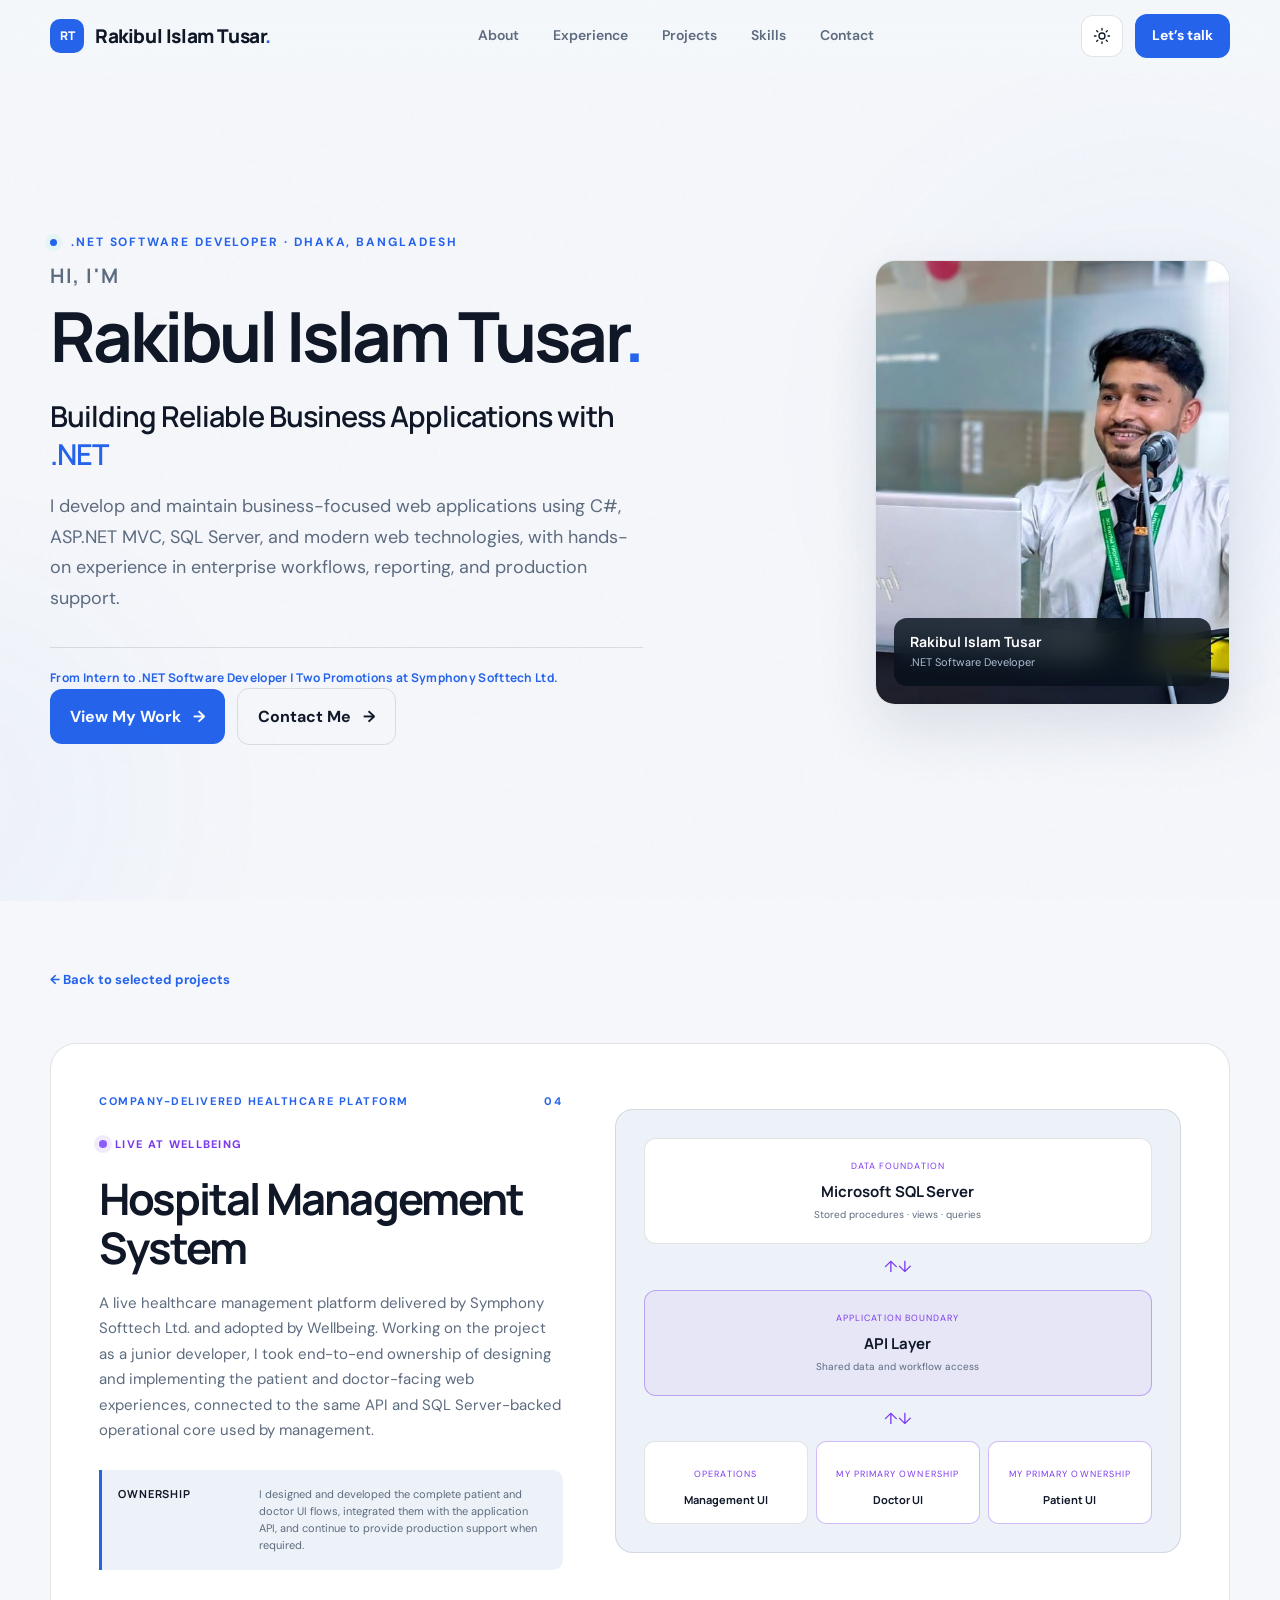
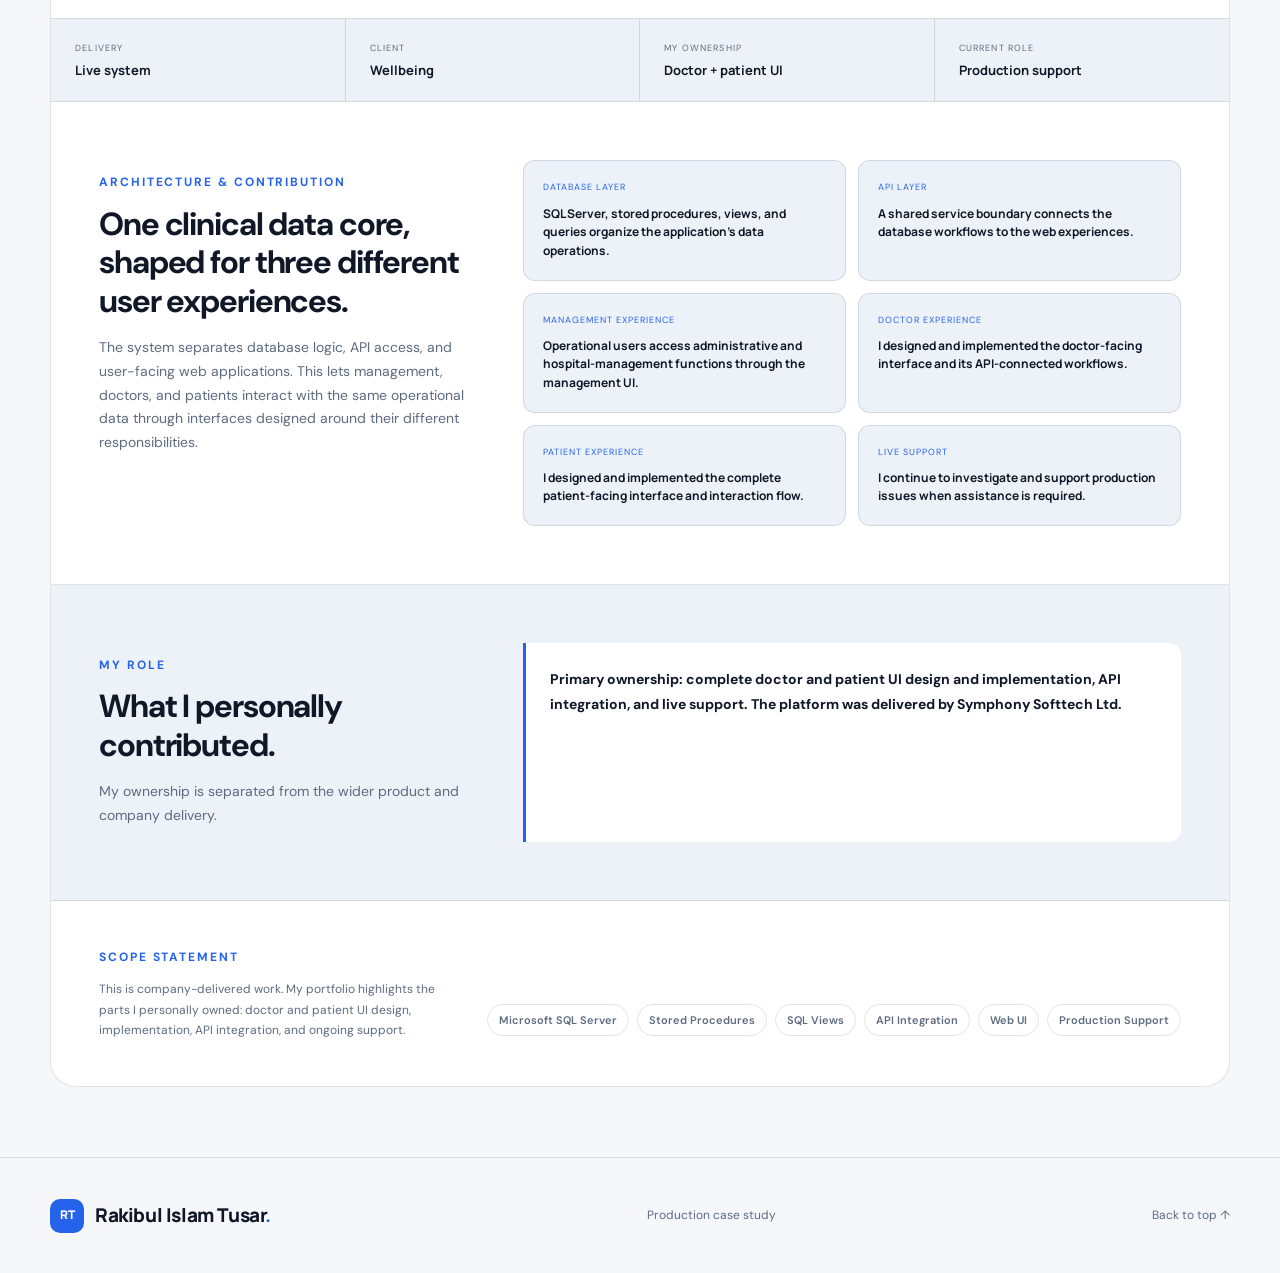
<file: hospital-management.html>
<!doctype html><html lang="en"><head><meta charset="utf-8"><meta name="viewport" content="width=device-width, initial-scale=1"><title>Hospital Management System | Rakibul Islam Tusar</title><meta name="description" content="Production software architecture and engineering case study by Rakibul Islam Tusar."><link rel="icon" href="assets/favicon.svg" type="image/svg+xml"><link rel="stylesheet" href="assets/site.css"></head><body class="detail-page"><a class="skip-link" href="#project-detail">Skip to project details</a><header class="site-header" id="top">
    <div class="container nav-wrap">
      <a class="brand" href="index.html#top">
        <span class="brand-mark" aria-hidden="true">RT</span>
        <span>Rakibul Islam Tusar<span class="accent">.</span></span>
      </a>
      <nav class="desktop-nav" aria-label="Primary navigation">
        <a href="index.html#about">About</a>
        <a href="index.html#experience">Experience</a>
        <a href="index.html#projects">Projects</a>
        <a href="index.html#skills">Skills</a>
        <a href="index.html#contact">Contact</a>
      </nav>
      <div class="nav-actions">
        <button class="theme-toggle" type="button" aria-label="Switch to light theme" title="Change theme">
          <svg class="sun" viewBox="0 0 24 24" aria-hidden="true"><circle cx="12" cy="12" r="4"/><path d="M12 2v2M12 20v2M4.93 4.93l1.42 1.42M17.66 17.66l1.41 1.41M2 12h2M20 12h2M4.93 19.07l1.42-1.42M17.66 6.34l1.41-1.41"/></svg>
          <svg class="moon" viewBox="0 0 24 24" aria-hidden="true"><path d="M20.5 15.5A8.5 8.5 0 0 1 8.5 3.5a8.5 8.5 0 1 0 12 12Z"/></svg>
        </button>
        <a class="button button-small" href="index.html#contact">Let&rsquo;s talk</a>
        <button class="menu-toggle" type="button" aria-expanded="false" aria-controls="mobile-nav" aria-label="Open menu">
          <span></span><span></span>
        </button>
      </div>
    </div>
    <nav class="mobile-nav" id="mobile-nav" aria-label="Mobile navigation">
      <a href="index.html#about">About</a><a href="index.html#experience">Experience</a><a href="index.html#projects">Projects</a><a href="index.html#skills">Skills</a><a href="index.html#contact">Contact</a>
    </nav>
  </header><section class="hero section">
      <div class="hero-glow hero-glow-one"></div>
      <div class="hero-glow hero-glow-two"></div>
      <div class="container hero-grid">
        <div class="hero-copy reveal">
          <p class="eyebrow"><span class="status-dot"></span> .NET SOFTWARE DEVELOPER &middot; DHAKA, BANGLADESH</p>
          <h1><span class="hero-greeting">Hi, I'm</span> Rakibul Islam Tusar<span class="accent">.</span></h1>
          <p class="hero-role">Building Reliable Business Applications with <span class="text-gradient">.NET</span></p>
          <p class="hero-lead">I develop and maintain business-focused web applications using C#, ASP.NET MVC, SQL Server, and modern web technologies, with hands-on experience in enterprise workflows, reporting, and production support.</p>
          <p class="career-highlight">From Intern to .NET Software Developer | Two Promotions at Symphony Softtech Ltd.</p>
          <div class="hero-actions">
            <a class="button" href="index.html#projects">View My Work <span aria-hidden="true">&rarr;</span></a>
            <a class="button button-secondary" href="index.html#contact">Contact Me <span aria-hidden="true">&rarr;</span></a>
          </div>
        </div>

        <div class="hero-visual reveal" aria-label="Developer profile illustration">
          <figure class="portrait-card" aria-label="Professional portrait of Rakibul Islam Tusar">
            <img data-optional-src="assets/images/rakibul-islam-tusar-profile.webp" alt="Rakibul Islam Tusar, Software Developer" width="640" height="800">
            <figcaption><strong>Rakibul Islam Tusar</strong><span>.NET Software Developer</span></figcaption>
          </figure>
          <div class="code-window">
            <div class="window-bar"><span></span><span></span><span></span><small>solution.cs</small></div>
            <pre><code><span class="code-purple">public sealed class</span> <span class="code-blue">BusinessSolution</span>
{
  <span class="code-purple">public async</span> Task&lt;Result&gt; <span class="code-yellow">Build</span>(
    Requirement requirement)
  {
    <span class="code-purple">var</span> insight = Analyze(requirement);
    <span class="code-purple">var</span> system = Design(insight);

    <span class="code-purple">return await</span> Deliver(system);
  }
}</code></pre>
            <div class="code-status"><span>&check;</span> Build succeeded <small>0 errors</small></div>
          </div>
          <div class="orbit orbit-one"><span>C#</span></div>
          <div class="orbit orbit-two"><span>SQL</span></div>
          <div class="orbit orbit-three"><span>.NET</span></div>
        </div>
      </div>
      <div class="container scroll-cue"><span>Scroll to discover</span><i></i></div>
    </section><main id="project-detail" class="detail-main project-detail-main"><div class="container"><a class="detail-back" href="index.html#projects">&larr; Back to selected projects</a><article class="case-study hospital-case-study" aria-labelledby="hospital-title">
          <div class="case-study-hero hospital-hero">
            <div class="case-study-copy">
              <div class="project-kicker"><span>Company-delivered healthcare platform</span><span>04</span></div>
              <p class="case-study-status"><span></span> Live at Wellbeing</p>
              <h3 id="hospital-title">Hospital Management System</h3>
              <p class="case-study-lead">A live healthcare management platform delivered by Symphony Softtech Ltd. and adopted by Wellbeing. Working on the project as a junior developer, I took end-to-end ownership of designing and implementing the patient and doctor-facing web experiences, connected to the same API and SQL Server-backed operational core used by management.</p>
              <div class="production-note"><strong>Ownership</strong><span>I designed and developed the complete patient and doctor UI flows, integrated them with the application API, and continue to provide production support when required.</span></div>
            </div>
            <div class="hospital-architecture" role="img" aria-label="Hospital platform architecture flows from SQL Server stored procedures views and queries through an API to management, doctor, and patient web interfaces">
              <div class="hospital-data"><span>Data foundation</span><strong>Microsoft SQL Server</strong><small>Stored procedures &middot; views &middot; queries</small></div>
              <i aria-hidden="true">&uarr;&darr;</i>
              <div class="hospital-api"><span>Application boundary</span><strong>API Layer</strong><small>Shared data and workflow access</small></div>
              <i aria-hidden="true">&uarr;&darr;</i>
              <div class="hospital-clients"><div><span>Operations</span><strong>Management UI</strong></div><div class="owned-client"><span>My primary ownership</span><strong>Doctor UI</strong></div><div class="owned-client"><span>My primary ownership</span><strong>Patient UI</strong></div></div>
            </div>
          </div>
          <div class="case-study-summary"><div><span>Delivery</span><strong>Live system</strong></div><div><span>Client</span><strong>Wellbeing</strong></div><div><span>My ownership</span><strong>Doctor + patient UI</strong></div><div><span>Current role</span><strong>Production support</strong></div></div>
          <div class="case-study-section workflow-section">
            <div class="case-study-heading"><p class="mini-label">Architecture &amp; contribution</p><h4>One clinical data core, shaped for three different user experiences.</h4><p>The system separates database logic, API access, and user-facing web applications. This lets management, doctors, and patients interact with the same operational data through interfaces designed around their different responsibilities.</p></div>
            <div class="domain-grid"><article><span>Database layer</span><strong>SQL Server, stored procedures, views, and queries organize the application&rsquo;s data operations.</strong></article><article><span>API layer</span><strong>A shared service boundary connects the database workflows to the web experiences.</strong></article><article><span>Management experience</span><strong>Operational users access administrative and hospital-management functions through the management UI.</strong></article><article><span>Doctor experience</span><strong>I designed and implemented the doctor-facing interface and its API-connected workflows.</strong></article><article><span>Patient experience</span><strong>I designed and implemented the complete patient-facing interface and interaction flow.</strong></article><article><span>Live support</span><strong>I continue to investigate and support production issues when assistance is required.</strong></article></div>
          </div>
          <div class="case-study-section role-section"><div class="case-study-heading"><p class="mini-label">My role</p><h4>What I personally contributed.</h4><p>My ownership is separated from the wider product and company delivery.</p></div><div class="role-statement"><p><strong>Primary ownership: complete doctor and patient UI design and implementation, API integration, and live support. The platform was delivered by Symphony Softtech Ltd.</strong></p></div></div><div class="case-study-footer"><div><p class="mini-label">Scope statement</p><p>This is company-delivered work. My portfolio highlights the parts I personally owned: doctor and patient UI design, implementation, API integration, and ongoing support.</p></div><ul class="tech-list"><li>Microsoft SQL Server</li><li>Stored Procedures</li><li>SQL Views</li><li>API Integration</li><li>Web UI</li><li>Production Support</li></ul></div>
        </article></div></main><footer><div class="container footer-inner"><a class="brand" href="index.html"><span class="brand-mark">RT</span><span>Rakibul Islam Tusar<span class="accent">.</span></span></a><p>Production case study</p><a class="back-top" href="#project-detail">Back to top &uarr;</a></div></footer><script src="assets/site.js" defer></script></body></html>
</file>
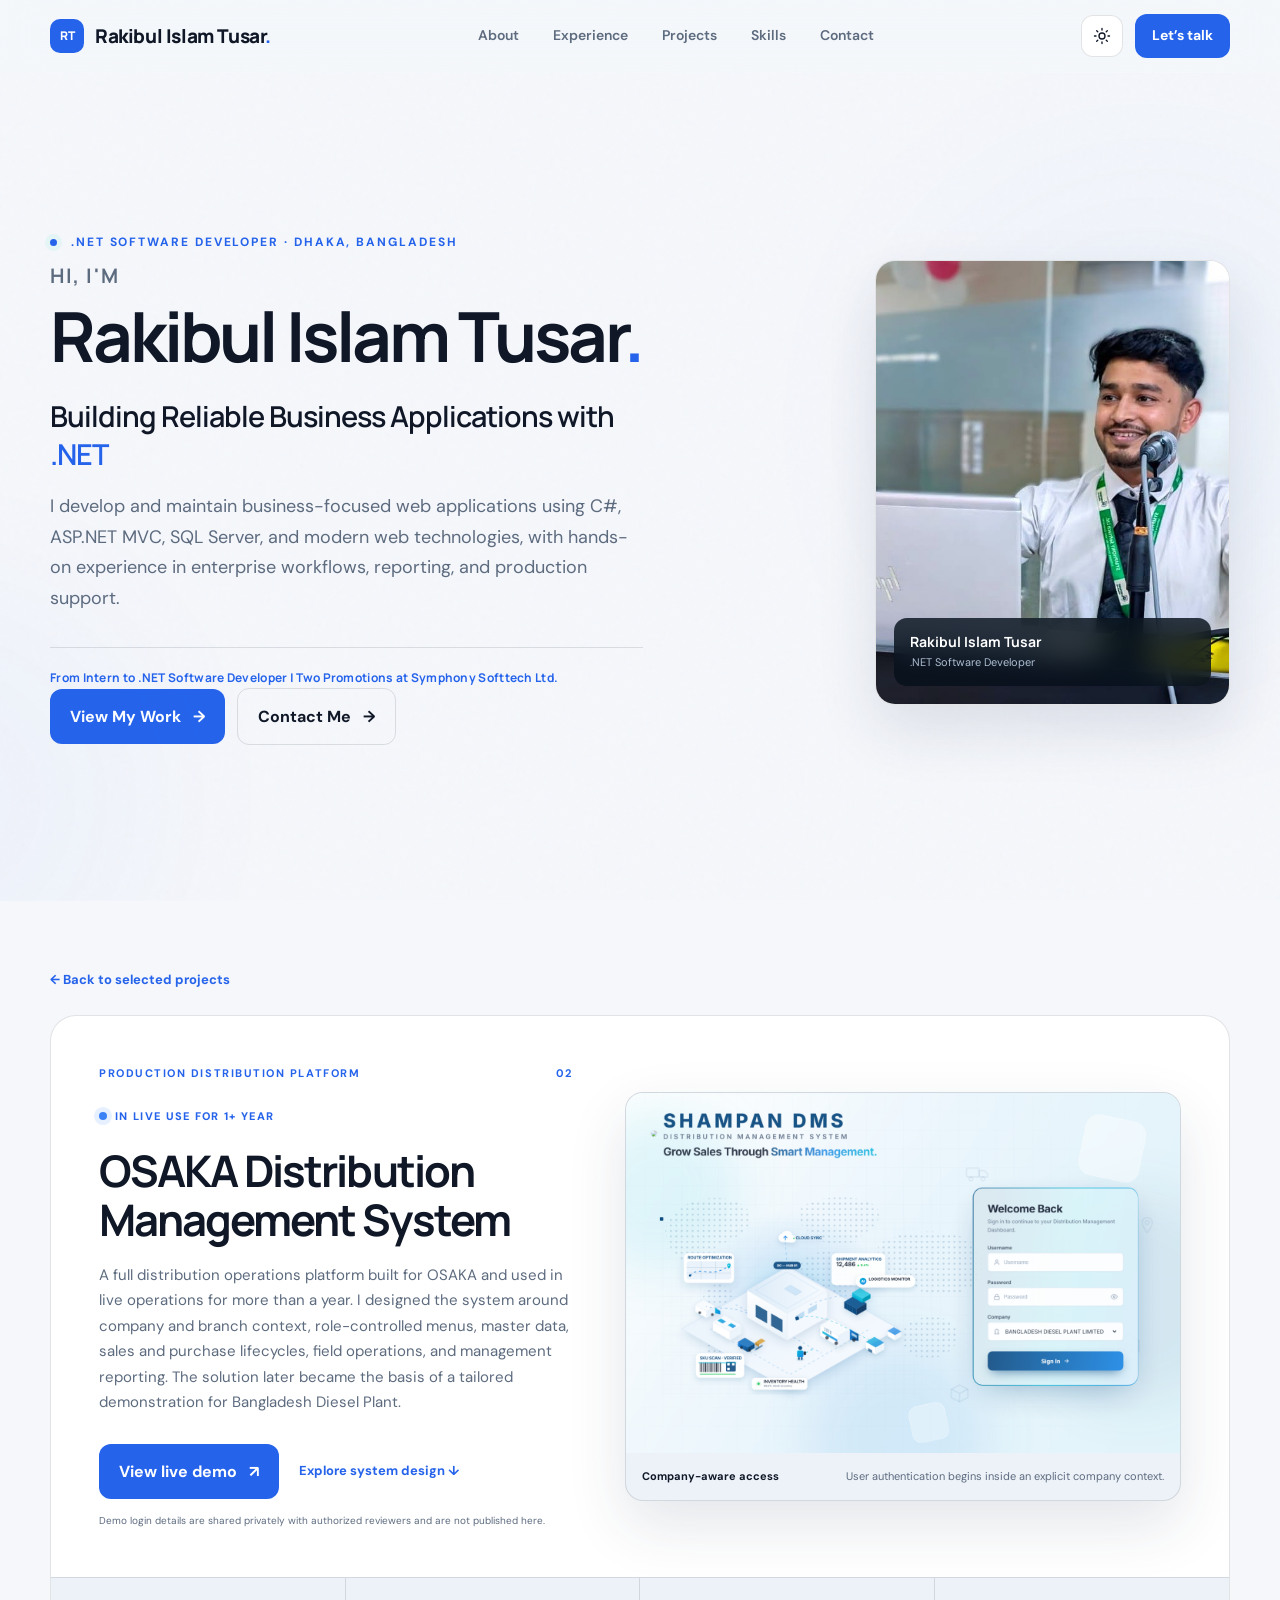
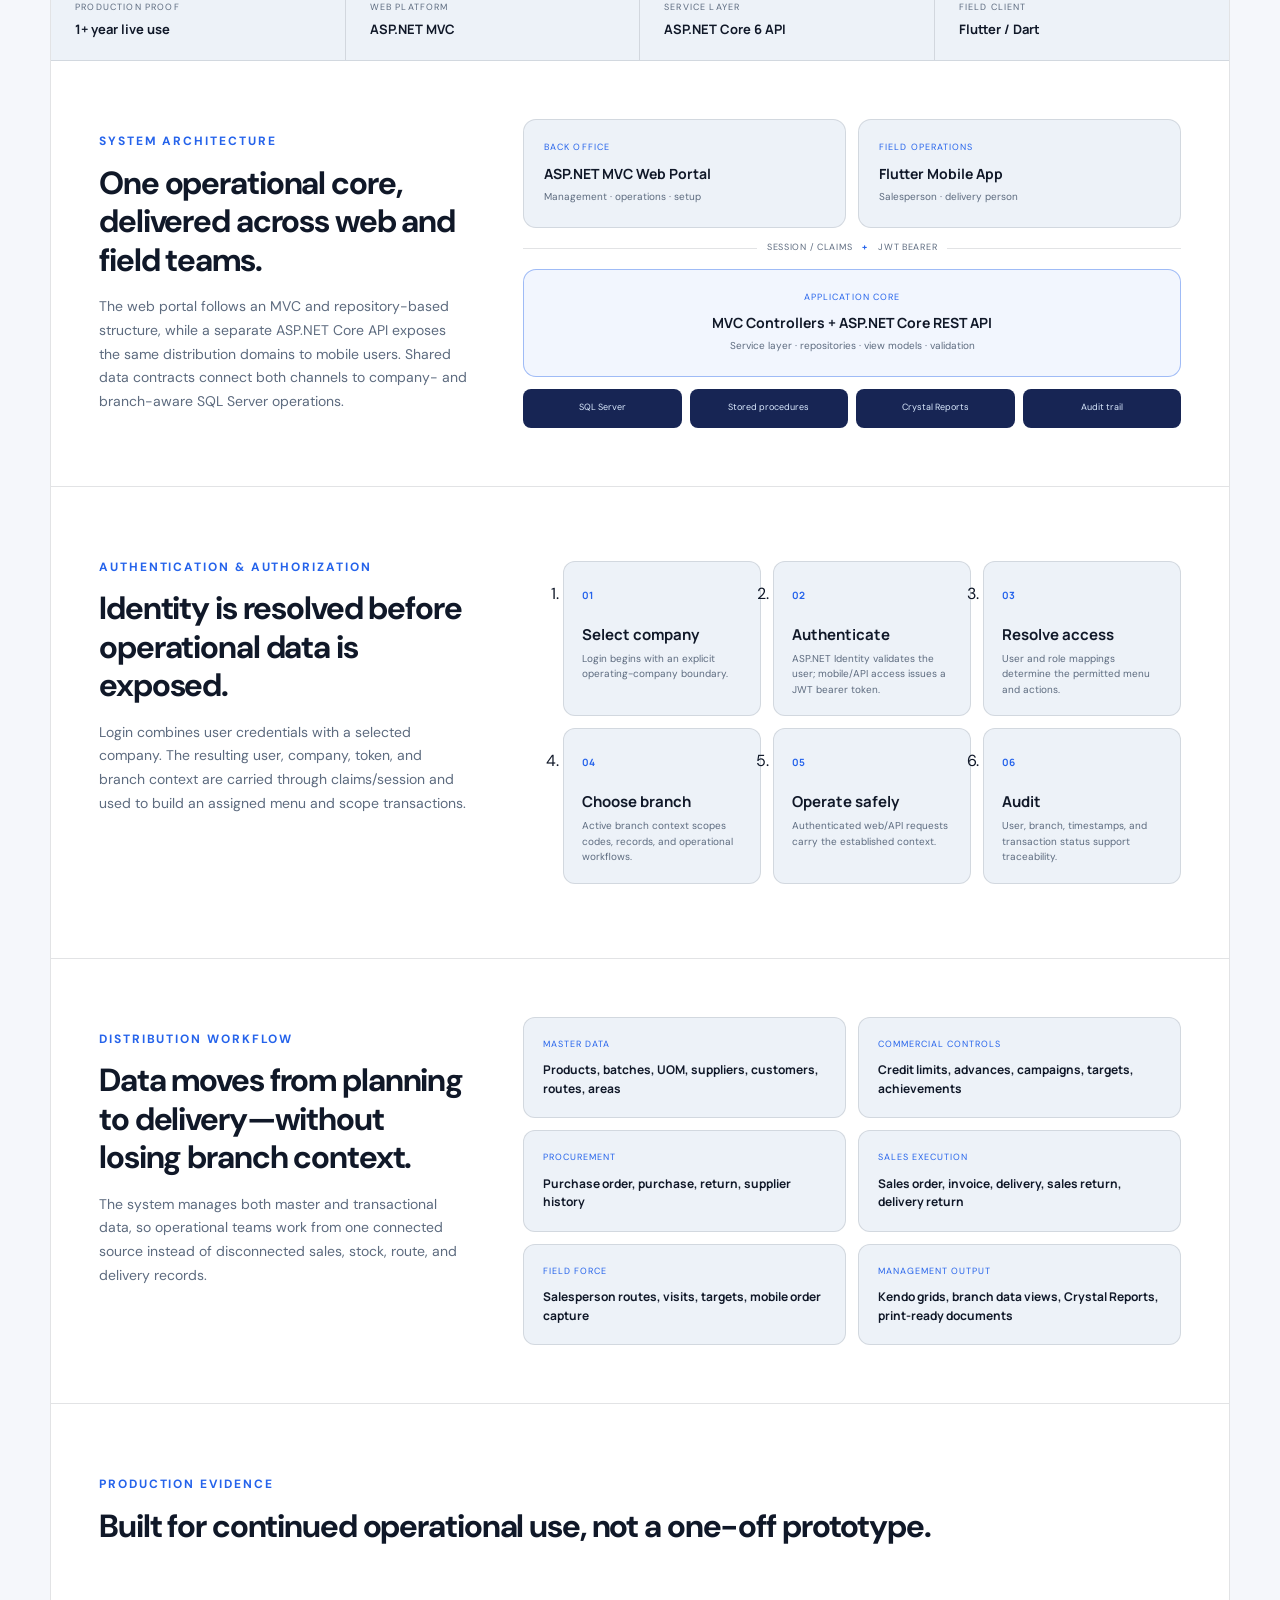
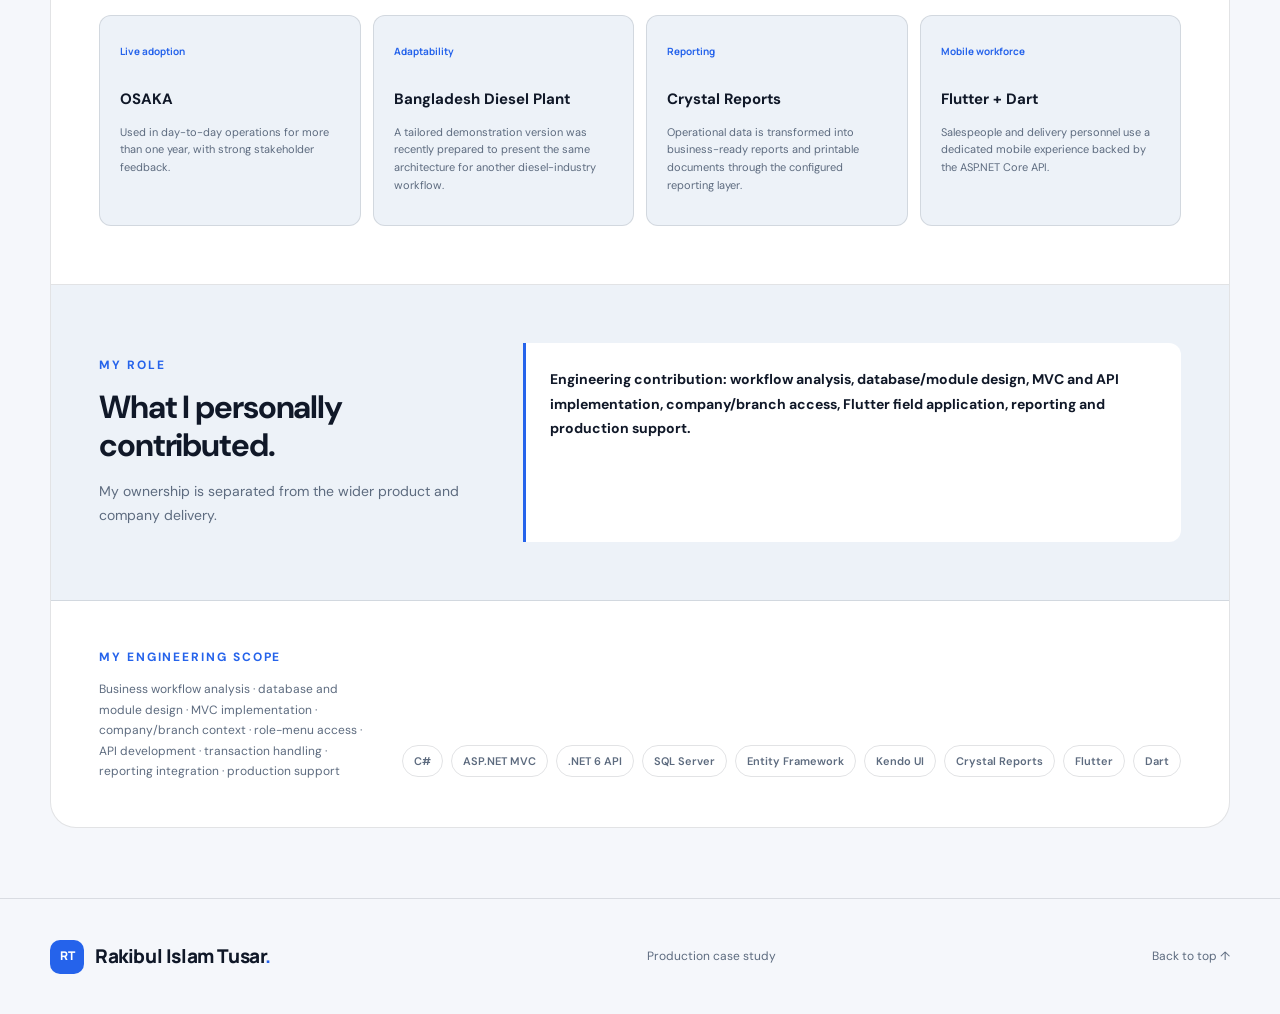
<file: osaka-dms.html>
<!doctype html><html lang="en"><head><meta charset="utf-8"><meta name="viewport" content="width=device-width, initial-scale=1"><title>OSAKA Distribution Management System | Rakibul Islam Tusar</title><meta name="description" content="Production software architecture and engineering case study by Rakibul Islam Tusar."><link rel="icon" href="assets/favicon.svg" type="image/svg+xml"><link rel="stylesheet" href="assets/site.css"></head><body class="detail-page"><a class="skip-link" href="#project-detail">Skip to project details</a><header class="site-header" id="top">
    <div class="container nav-wrap">
      <a class="brand" href="index.html#top">
        <span class="brand-mark" aria-hidden="true">RT</span>
        <span>Rakibul Islam Tusar<span class="accent">.</span></span>
      </a>
      <nav class="desktop-nav" aria-label="Primary navigation">
        <a href="index.html#about">About</a>
        <a href="index.html#experience">Experience</a>
        <a href="index.html#projects">Projects</a>
        <a href="index.html#skills">Skills</a>
        <a href="index.html#contact">Contact</a>
      </nav>
      <div class="nav-actions">
        <button class="theme-toggle" type="button" aria-label="Switch to light theme" title="Change theme">
          <svg class="sun" viewBox="0 0 24 24" aria-hidden="true"><circle cx="12" cy="12" r="4"/><path d="M12 2v2M12 20v2M4.93 4.93l1.42 1.42M17.66 17.66l1.41 1.41M2 12h2M20 12h2M4.93 19.07l1.42-1.42M17.66 6.34l1.41-1.41"/></svg>
          <svg class="moon" viewBox="0 0 24 24" aria-hidden="true"><path d="M20.5 15.5A8.5 8.5 0 0 1 8.5 3.5a8.5 8.5 0 1 0 12 12Z"/></svg>
        </button>
        <a class="button button-small" href="index.html#contact">Let&rsquo;s talk</a>
        <button class="menu-toggle" type="button" aria-expanded="false" aria-controls="mobile-nav" aria-label="Open menu">
          <span></span><span></span>
        </button>
      </div>
    </div>
    <nav class="mobile-nav" id="mobile-nav" aria-label="Mobile navigation">
      <a href="index.html#about">About</a><a href="index.html#experience">Experience</a><a href="index.html#projects">Projects</a><a href="index.html#skills">Skills</a><a href="index.html#contact">Contact</a>
    </nav>
  </header><section class="hero section">
      <div class="hero-glow hero-glow-one"></div>
      <div class="hero-glow hero-glow-two"></div>
      <div class="container hero-grid">
        <div class="hero-copy reveal">
          <p class="eyebrow"><span class="status-dot"></span> .NET SOFTWARE DEVELOPER &middot; DHAKA, BANGLADESH</p>
          <h1><span class="hero-greeting">Hi, I'm</span> Rakibul Islam Tusar<span class="accent">.</span></h1>
          <p class="hero-role">Building Reliable Business Applications with <span class="text-gradient">.NET</span></p>
          <p class="hero-lead">I develop and maintain business-focused web applications using C#, ASP.NET MVC, SQL Server, and modern web technologies, with hands-on experience in enterprise workflows, reporting, and production support.</p>
          <p class="career-highlight">From Intern to .NET Software Developer | Two Promotions at Symphony Softtech Ltd.</p>
          <div class="hero-actions">
            <a class="button" href="index.html#projects">View My Work <span aria-hidden="true">&rarr;</span></a>
            <a class="button button-secondary" href="index.html#contact">Contact Me <span aria-hidden="true">&rarr;</span></a>
          </div>
        </div>

        <div class="hero-visual reveal" aria-label="Developer profile illustration">
          <figure class="portrait-card" aria-label="Professional portrait of Rakibul Islam Tusar">
            <img data-optional-src="assets/images/rakibul-islam-tusar-profile.webp" alt="Rakibul Islam Tusar, Software Developer" width="640" height="800">
            <figcaption><strong>Rakibul Islam Tusar</strong><span>.NET Software Developer</span></figcaption>
          </figure>
          <div class="code-window">
            <div class="window-bar"><span></span><span></span><span></span><small>solution.cs</small></div>
            <pre><code><span class="code-purple">public sealed class</span> <span class="code-blue">BusinessSolution</span>
{
  <span class="code-purple">public async</span> Task&lt;Result&gt; <span class="code-yellow">Build</span>(
    Requirement requirement)
  {
    <span class="code-purple">var</span> insight = Analyze(requirement);
    <span class="code-purple">var</span> system = Design(insight);

    <span class="code-purple">return await</span> Deliver(system);
  }
}</code></pre>
            <div class="code-status"><span>&check;</span> Build succeeded <small>0 errors</small></div>
          </div>
          <div class="orbit orbit-one"><span>C#</span></div>
          <div class="orbit orbit-two"><span>SQL</span></div>
          <div class="orbit orbit-three"><span>.NET</span></div>
        </div>
      </div>
      <div class="container scroll-cue"><span>Scroll to discover</span><i></i></div>
    </section><main id="project-detail" class="detail-main project-detail-main"><div class="container"><a class="detail-back" href="index.html#projects">&larr; Back to selected projects</a><article class="case-study dms-case-study" aria-labelledby="dms-title">
          <div class="case-study-hero">
            <div class="case-study-copy">
              <div class="project-kicker"><span>Production distribution platform</span><span>02</span></div>
              <p class="case-study-status"><span></span> In live use for 1+ year</p>
              <h3 id="dms-title">OSAKA Distribution Management System</h3>
              <p class="case-study-lead">A full distribution operations platform built for OSAKA and used in live operations for more than a year. I designed the system around company and branch context, role-controlled menus, master data, sales and purchase lifecycles, field operations, and management reporting. The solution later became the basis of a tailored demonstration for Bangladesh Diesel Plant.</p>
              <div class="case-study-actions"><a class="button" href="https://dev-dms.shampanlab.com/" target="_blank" rel="noopener noreferrer">View live demo <span aria-hidden="true">&nearr;</span></a><a class="text-link" href="#dms-architecture">Explore system design <span aria-hidden="true">&darr;</span></a></div>
              <p class="demo-note">Demo login details are shared privately with authorized reviewers and are not published here.</p>
            </div>
            <figure class="storefront-shot dms-shot"><a href="assets/images/dms-company-login.png" target="_blank" rel="noopener"><img src="assets/images/dms-company-login.png" alt="DMS secure login interface with company selection" loading="lazy" width="1440" height="1000"></a><figcaption><strong>Company-aware access</strong><span>User authentication begins inside an explicit company context.</span></figcaption></figure>
          </div>
          <div class="case-study-summary"><div><span>Production proof</span><strong>1+ year live use</strong></div><div><span>Web platform</span><strong>ASP.NET MVC</strong></div><div><span>Service layer</span><strong>ASP.NET Core 6 API</strong></div><div><span>Field client</span><strong>Flutter / Dart</strong></div></div>
          <div class="case-study-section" id="dms-architecture">
            <div class="case-study-heading"><p class="mini-label">System architecture</p><h4>One operational core, delivered across web and field teams.</h4><p>The web portal follows an MVC and repository-based structure, while a separate ASP.NET Core API exposes the same distribution domains to mobile users. Shared data contracts connect both channels to company- and branch-aware SQL Server operations.</p></div>
            <div class="platform-map" role="img" aria-label="DMS architecture with web users and Flutter field users connecting through MVC and REST API layers to services, repositories, SQL Server, and Crystal Reports">
              <div class="platform-client"><span>Back office</span><strong>ASP.NET MVC Web Portal</strong><small>Management &middot; operations &middot; setup</small></div><div class="platform-client"><span>Field operations</span><strong>Flutter Mobile App</strong><small>Salesperson &middot; delivery person</small></div>
              <div class="platform-connector"><i></i><span>Session / Claims</span><b>+</b><span>JWT Bearer</span><i></i></div>
              <div class="platform-core"><span>Application core</span><strong>MVC Controllers + ASP.NET Core REST API</strong><small>Service layer &middot; repositories &middot; view models &middot; validation</small></div>
              <div class="platform-output"><span>SQL Server</span><span>Stored procedures</span><span>Crystal Reports</span><span>Audit trail</span></div>
            </div>
          </div>
          <div class="case-study-section workflow-section">
            <div class="case-study-heading"><p class="mini-label">Authentication &amp; authorization</p><h4>Identity is resolved before operational data is exposed.</h4><p>Login combines user credentials with a selected company. The resulting user, company, token, and branch context are carried through claims/session and used to build an assigned menu and scope transactions.</p></div>
            <ol class="workflow-track auth-track"><li><span>01</span><strong>Select company</strong><small>Login begins with an explicit operating-company boundary.</small></li><li><span>02</span><strong>Authenticate</strong><small>ASP.NET Identity validates the user; mobile/API access issues a JWT bearer token.</small></li><li><span>03</span><strong>Resolve access</strong><small>User and role mappings determine the permitted menu and actions.</small></li><li><span>04</span><strong>Choose branch</strong><small>Active branch context scopes codes, records, and operational workflows.</small></li><li><span>05</span><strong>Operate safely</strong><small>Authenticated web/API requests carry the established context.</small></li><li><span>06</span><strong>Audit</strong><small>User, branch, timestamps, and transaction status support traceability.</small></li></ol>
          </div>
          <div class="case-study-section dms-operations">
            <div class="case-study-heading"><p class="mini-label">Distribution workflow</p><h4>Data moves from planning to delivery&mdash;without losing branch context.</h4><p>The system manages both master and transactional data, so operational teams work from one connected source instead of disconnected sales, stock, route, and delivery records.</p></div>
            <div class="domain-grid"><article><span>Master data</span><strong>Products, batches, UOM, suppliers, customers, routes, areas</strong></article><article><span>Commercial controls</span><strong>Credit limits, advances, campaigns, targets, achievements</strong></article><article><span>Procurement</span><strong>Purchase order, purchase, return, supplier history</strong></article><article><span>Sales execution</span><strong>Sales order, invoice, delivery, sales return, delivery return</strong></article><article><span>Field force</span><strong>Salesperson routes, visits, targets, mobile order capture</strong></article><article><span>Management output</span><strong>Kendo grids, branch data views, Crystal Reports, print-ready documents</strong></article></div>
          </div>
          <div class="case-study-section security-section">
            <div class="case-study-heading"><p class="mini-label">Production evidence</p><h4>Built for continued operational use, not a one-off prototype.</h4></div>
            <div class="security-grid proof-grid"><article><span>Live adoption</span><h5>OSAKA</h5><p>Used in day-to-day operations for more than one year, with strong stakeholder feedback.</p></article><article><span>Adaptability</span><h5>Bangladesh Diesel Plant</h5><p>A tailored demonstration version was recently prepared to present the same architecture for another diesel-industry workflow.</p></article><article><span>Reporting</span><h5>Crystal Reports</h5><p>Operational data is transformed into business-ready reports and printable documents through the configured reporting layer.</p></article><article><span>Mobile workforce</span><h5>Flutter + Dart</h5><p>Salespeople and delivery personnel use a dedicated mobile experience backed by the ASP.NET Core API.</p></article></div>
          </div>
          <div class="case-study-section role-section"><div class="case-study-heading"><p class="mini-label">My role</p><h4>What I personally contributed.</h4><p>My ownership is separated from the wider product and company delivery.</p></div><div class="role-statement"><p><strong>Engineering contribution: workflow analysis, database/module design, MVC and API implementation, company/branch access, Flutter field application, reporting and production support.</strong></p></div></div><div class="case-study-footer"><div><p class="mini-label">My engineering scope</p><p>Business workflow analysis &middot; database and module design &middot; MVC implementation &middot; company/branch context &middot; role-menu access &middot; API development &middot; transaction handling &middot; reporting integration &middot; production support</p></div><ul class="tech-list"><li>C#</li><li>ASP.NET MVC</li><li>.NET 6 API</li><li>SQL Server</li><li>Entity Framework</li><li>Kendo UI</li><li>Crystal Reports</li><li>Flutter</li><li>Dart</li></ul></div>
        </article></div></main><footer><div class="container footer-inner"><a class="brand" href="index.html"><span class="brand-mark">RT</span><span>Rakibul Islam Tusar<span class="accent">.</span></span></a><p>Production case study</p><a class="back-top" href="#project-detail">Back to top &uarr;</a></div></footer><script src="assets/site.js" defer></script></body></html>
</file>
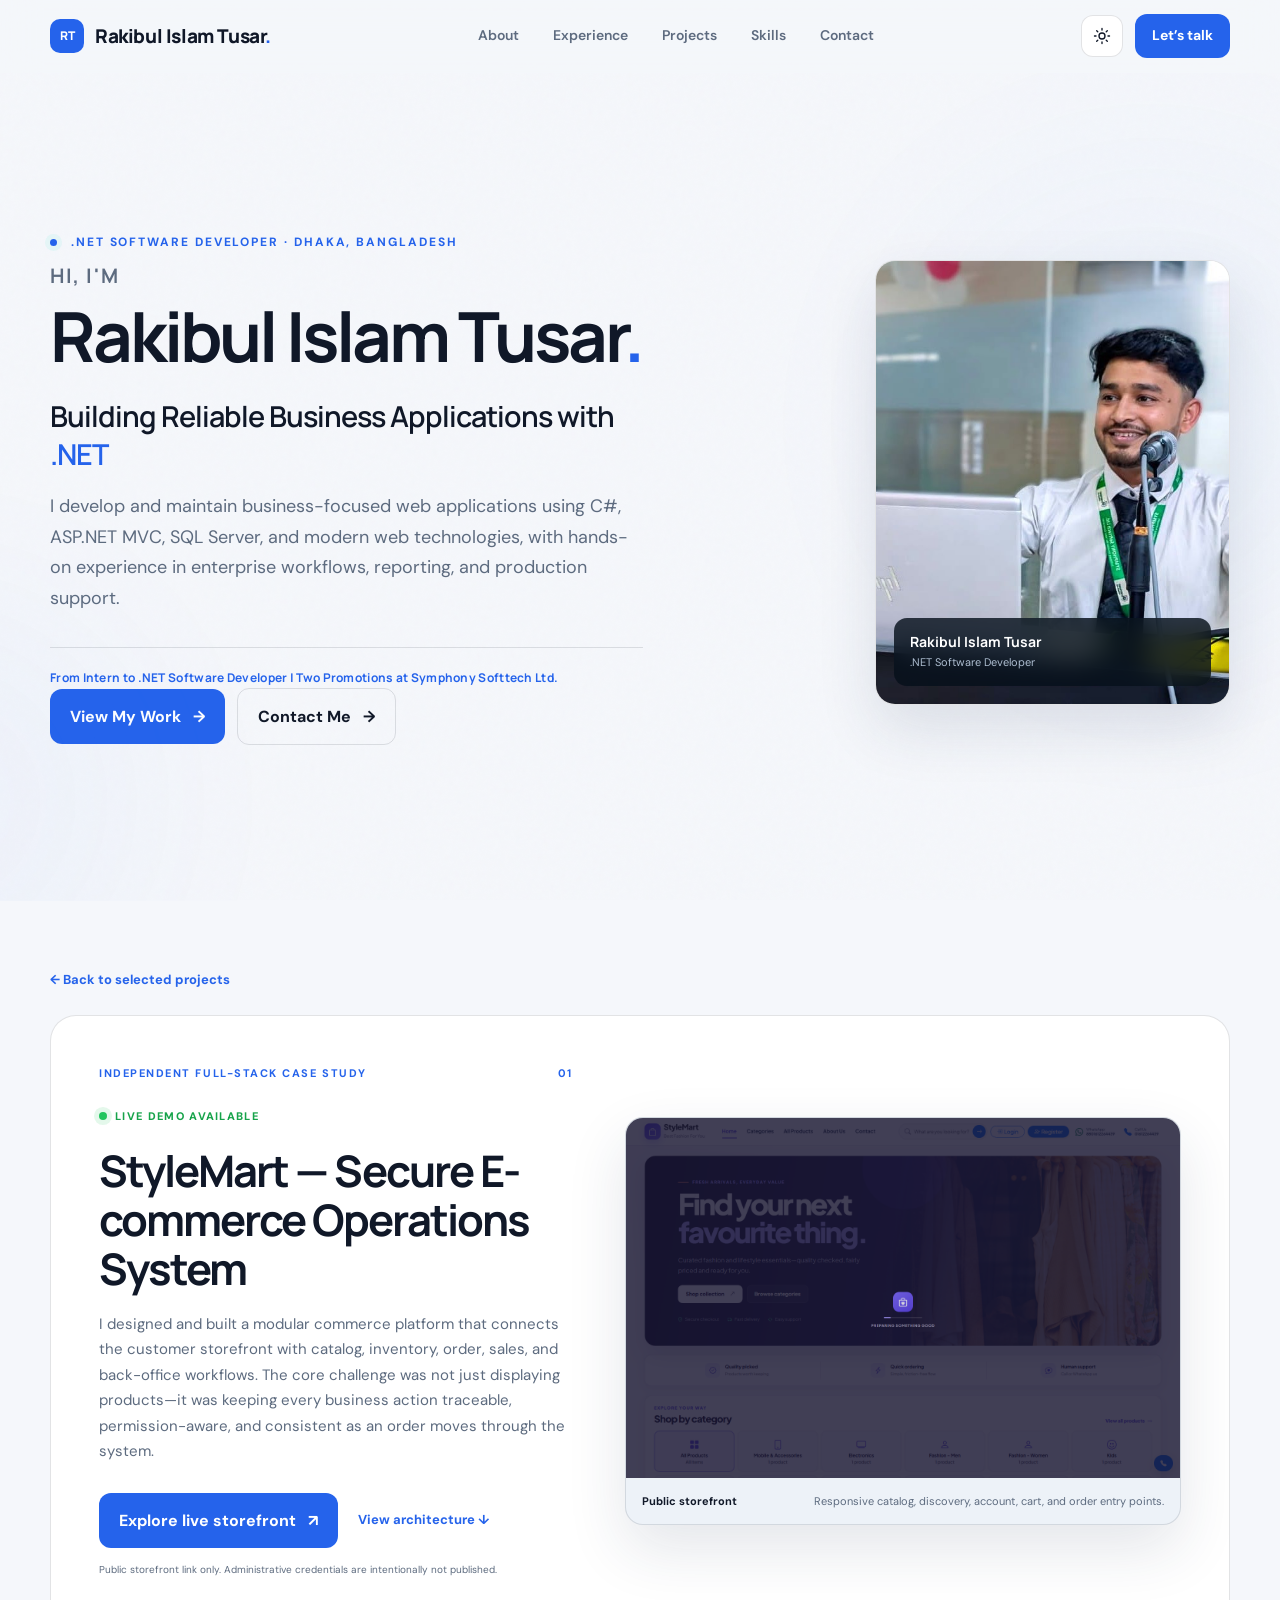
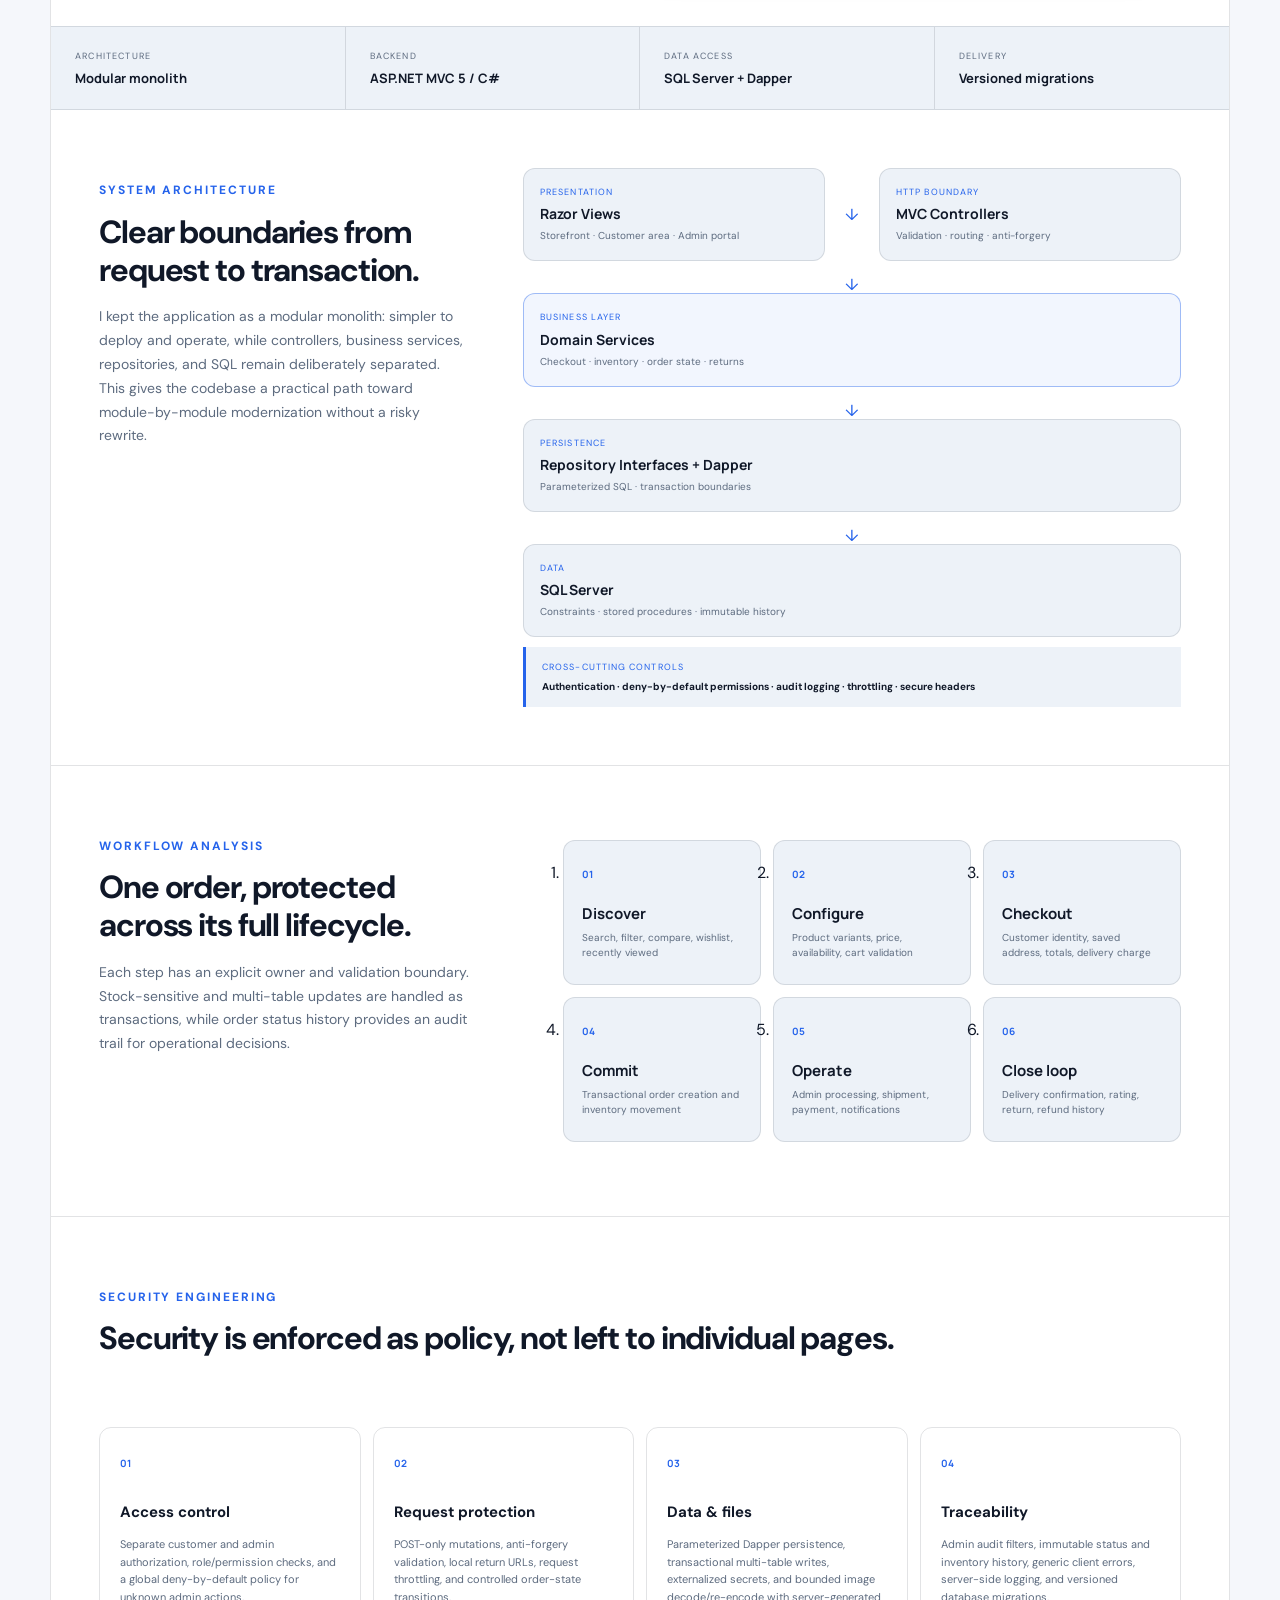
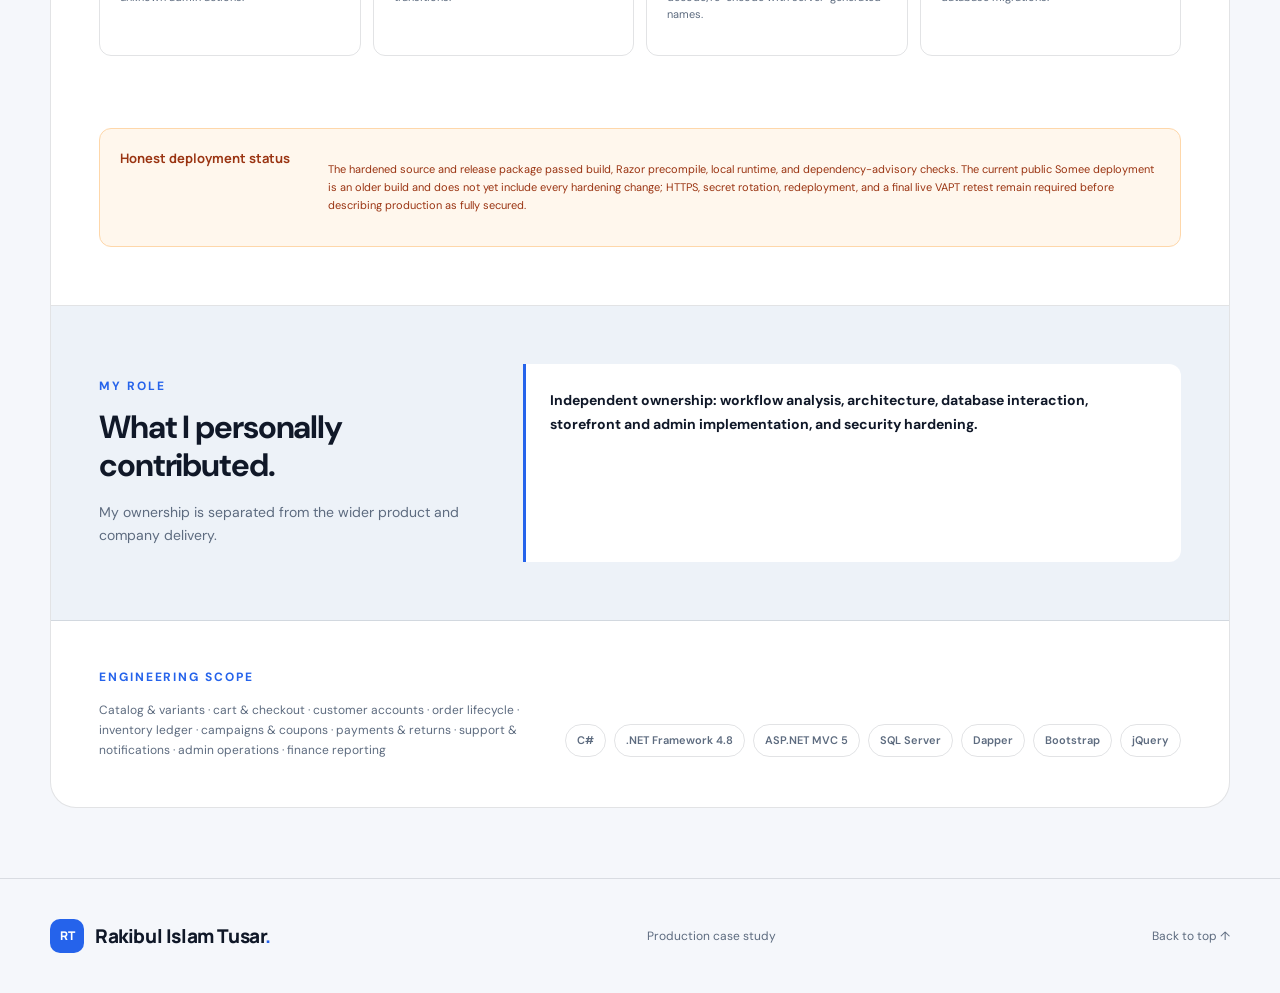
<file: stylemart.html>
<!doctype html><html lang="en"><head><meta charset="utf-8"><meta name="viewport" content="width=device-width, initial-scale=1"><title>StyleMart E-commerce System | Rakibul Islam Tusar</title><meta name="description" content="Production software architecture and engineering case study by Rakibul Islam Tusar."><link rel="icon" href="assets/favicon.svg" type="image/svg+xml"><link rel="stylesheet" href="assets/site.css"></head><body class="detail-page"><a class="skip-link" href="#project-detail">Skip to project details</a><header class="site-header" id="top">
    <div class="container nav-wrap">
      <a class="brand" href="index.html#top">
        <span class="brand-mark" aria-hidden="true">RT</span>
        <span>Rakibul Islam Tusar<span class="accent">.</span></span>
      </a>
      <nav class="desktop-nav" aria-label="Primary navigation">
        <a href="index.html#about">About</a>
        <a href="index.html#experience">Experience</a>
        <a href="index.html#projects">Projects</a>
        <a href="index.html#skills">Skills</a>
        <a href="index.html#contact">Contact</a>
      </nav>
      <div class="nav-actions">
        <button class="theme-toggle" type="button" aria-label="Switch to light theme" title="Change theme">
          <svg class="sun" viewBox="0 0 24 24" aria-hidden="true"><circle cx="12" cy="12" r="4"/><path d="M12 2v2M12 20v2M4.93 4.93l1.42 1.42M17.66 17.66l1.41 1.41M2 12h2M20 12h2M4.93 19.07l1.42-1.42M17.66 6.34l1.41-1.41"/></svg>
          <svg class="moon" viewBox="0 0 24 24" aria-hidden="true"><path d="M20.5 15.5A8.5 8.5 0 0 1 8.5 3.5a8.5 8.5 0 1 0 12 12Z"/></svg>
        </button>
        <a class="button button-small" href="index.html#contact">Let&rsquo;s talk</a>
        <button class="menu-toggle" type="button" aria-expanded="false" aria-controls="mobile-nav" aria-label="Open menu">
          <span></span><span></span>
        </button>
      </div>
    </div>
    <nav class="mobile-nav" id="mobile-nav" aria-label="Mobile navigation">
      <a href="index.html#about">About</a><a href="index.html#experience">Experience</a><a href="index.html#projects">Projects</a><a href="index.html#skills">Skills</a><a href="index.html#contact">Contact</a>
    </nav>
  </header><section class="hero section">
      <div class="hero-glow hero-glow-one"></div>
      <div class="hero-glow hero-glow-two"></div>
      <div class="container hero-grid">
        <div class="hero-copy reveal">
          <p class="eyebrow"><span class="status-dot"></span> .NET SOFTWARE DEVELOPER &middot; DHAKA, BANGLADESH</p>
          <h1><span class="hero-greeting">Hi, I'm</span> Rakibul Islam Tusar<span class="accent">.</span></h1>
          <p class="hero-role">Building Reliable Business Applications with <span class="text-gradient">.NET</span></p>
          <p class="hero-lead">I develop and maintain business-focused web applications using C#, ASP.NET MVC, SQL Server, and modern web technologies, with hands-on experience in enterprise workflows, reporting, and production support.</p>
          <p class="career-highlight">From Intern to .NET Software Developer | Two Promotions at Symphony Softtech Ltd.</p>
          <div class="hero-actions">
            <a class="button" href="index.html#projects">View My Work <span aria-hidden="true">&rarr;</span></a>
            <a class="button button-secondary" href="index.html#contact">Contact Me <span aria-hidden="true">&rarr;</span></a>
          </div>
        </div>

        <div class="hero-visual reveal" aria-label="Developer profile illustration">
          <figure class="portrait-card" aria-label="Professional portrait of Rakibul Islam Tusar">
            <img data-optional-src="assets/images/rakibul-islam-tusar-profile.webp" alt="Rakibul Islam Tusar, Software Developer" width="640" height="800">
            <figcaption><strong>Rakibul Islam Tusar</strong><span>.NET Software Developer</span></figcaption>
          </figure>
          <div class="code-window">
            <div class="window-bar"><span></span><span></span><span></span><small>solution.cs</small></div>
            <pre><code><span class="code-purple">public sealed class</span> <span class="code-blue">BusinessSolution</span>
{
  <span class="code-purple">public async</span> Task&lt;Result&gt; <span class="code-yellow">Build</span>(
    Requirement requirement)
  {
    <span class="code-purple">var</span> insight = Analyze(requirement);
    <span class="code-purple">var</span> system = Design(insight);

    <span class="code-purple">return await</span> Deliver(system);
  }
}</code></pre>
            <div class="code-status"><span>&check;</span> Build succeeded <small>0 errors</small></div>
          </div>
          <div class="orbit orbit-one"><span>C#</span></div>
          <div class="orbit orbit-two"><span>SQL</span></div>
          <div class="orbit orbit-three"><span>.NET</span></div>
        </div>
      </div>
      <div class="container scroll-cue"><span>Scroll to discover</span><i></i></div>
    </section><main id="project-detail" class="detail-main project-detail-main"><div class="container"><a class="detail-back" href="index.html#projects">&larr; Back to selected projects</a><article class="case-study" aria-labelledby="stylemart-title">
          <div class="case-study-hero">
            <div class="case-study-copy">
              <div class="project-kicker"><span>Independent full-stack case study</span><span>01</span></div>
              <p class="case-study-status"><span></span> Live demo available</p>
              <h3 id="stylemart-title">StyleMart &mdash; Secure E-commerce Operations System</h3>
              <p class="case-study-lead">I designed and built a modular commerce platform that connects the customer storefront with catalog, inventory, order, sales, and back-office workflows. The core challenge was not just displaying products&mdash;it was keeping every business action traceable, permission-aware, and consistent as an order moves through the system.</p>
              <div class="case-study-actions"><a class="button" href="http://stylemartbd.somee.com/" target="_blank" rel="noopener noreferrer">Explore live storefront <span aria-hidden="true">&nearr;</span></a><a class="text-link" href="#stylemart-architecture">View architecture <span aria-hidden="true">&darr;</span></a></div>
              <p class="demo-note">Public storefront link only. Administrative credentials are intentionally not published.</p>
            </div>
            <figure class="storefront-shot"><a href="assets/images/stylemart-storefront.png" target="_blank" rel="noopener"><img src="assets/images/stylemart-storefront.png" alt="StyleMart public e-commerce storefront shown in a desktop browser" loading="lazy" width="1440" height="1000"></a><figcaption><strong>Public storefront</strong><span>Responsive catalog, discovery, account, cart, and order entry points.</span></figcaption></figure>
          </div>
          <div class="case-study-summary"><div><span>Architecture</span><strong>Modular monolith</strong></div><div><span>Backend</span><strong>ASP.NET MVC 5 / C#</strong></div><div><span>Data access</span><strong>SQL Server + Dapper</strong></div><div><span>Delivery</span><strong>Versioned migrations</strong></div></div>
          <div class="case-study-section" id="stylemart-architecture">
            <div class="case-study-heading"><p class="mini-label">System architecture</p><h4>Clear boundaries from request to transaction.</h4><p>I kept the application as a modular monolith: simpler to deploy and operate, while controllers, business services, repositories, and SQL remain deliberately separated. This gives the codebase a practical path toward module-by-module modernization without a risky rewrite.</p></div>
            <div class="architecture-map" role="img" aria-label="StyleMart architecture flows from Razor views and MVC controllers through business services and repository interfaces to SQL Server, with security policies applied across requests">
              <div class="architecture-layer"><span>Presentation</span><strong>Razor Views</strong><small>Storefront &middot; Customer area &middot; Admin portal</small></div><i aria-hidden="true">&darr;</i><div class="architecture-layer"><span>HTTP boundary</span><strong>MVC Controllers</strong><small>Validation &middot; routing &middot; anti-forgery</small></div><i aria-hidden="true">&darr;</i><div class="architecture-layer architecture-accent"><span>Business layer</span><strong>Domain Services</strong><small>Checkout &middot; inventory &middot; order state &middot; returns</small></div><i aria-hidden="true">&darr;</i><div class="architecture-layer"><span>Persistence</span><strong>Repository Interfaces + Dapper</strong><small>Parameterized SQL &middot; transaction boundaries</small></div><i aria-hidden="true">&darr;</i><div class="architecture-layer"><span>Data</span><strong>SQL Server</strong><small>Constraints &middot; stored procedures &middot; immutable history</small></div>
              <div class="security-rail"><span>Cross-cutting controls</span><strong>Authentication &middot; deny-by-default permissions &middot; audit logging &middot; throttling &middot; secure headers</strong></div>
            </div>
          </div>
          <div class="case-study-section workflow-section">
            <div class="case-study-heading"><p class="mini-label">Workflow analysis</p><h4>One order, protected across its full lifecycle.</h4><p>Each step has an explicit owner and validation boundary. Stock-sensitive and multi-table updates are handled as transactions, while order status history provides an audit trail for operational decisions.</p></div>
            <ol class="workflow-track"><li><span>01</span><strong>Discover</strong><small>Search, filter, compare, wishlist, recently viewed</small></li><li><span>02</span><strong>Configure</strong><small>Product variants, price, availability, cart validation</small></li><li><span>03</span><strong>Checkout</strong><small>Customer identity, saved address, totals, delivery charge</small></li><li><span>04</span><strong>Commit</strong><small>Transactional order creation and inventory movement</small></li><li><span>05</span><strong>Operate</strong><small>Admin processing, shipment, payment, notifications</small></li><li><span>06</span><strong>Close loop</strong><small>Delivery confirmation, rating, return, refund history</small></li></ol>
          </div>
          <div class="case-study-section security-section">
            <div class="case-study-heading"><p class="mini-label">Security engineering</p><h4>Security is enforced as policy, not left to individual pages.</h4></div>
            <div class="security-grid"><article><span>01</span><h5>Access control</h5><p>Separate customer and admin authorization, role/permission checks, and a global deny-by-default policy for unknown admin actions.</p></article><article><span>02</span><h5>Request protection</h5><p>POST-only mutations, anti-forgery validation, local return URLs, request throttling, and controlled order-state transitions.</p></article><article><span>03</span><h5>Data &amp; files</h5><p>Parameterized Dapper persistence, transactional multi-table writes, externalized secrets, and bounded image decode/re-encode with server-generated names.</p></article><article><span>04</span><h5>Traceability</h5><p>Admin audit filters, immutable status and inventory history, generic client errors, server-side logging, and versioned database migrations.</p></article></div>
            <div class="security-disclosure"><strong>Honest deployment status</strong><p>The hardened source and release package passed build, Razor precompile, local runtime, and dependency-advisory checks. The current public Somee deployment is an older build and does not yet include every hardening change; HTTPS, secret rotation, redeployment, and a final live VAPT retest remain required before describing production as fully secured.</p></div>
          </div>
          <div class="case-study-section role-section"><div class="case-study-heading"><p class="mini-label">My role</p><h4>What I personally contributed.</h4><p>My ownership is separated from the wider product and company delivery.</p></div><div class="role-statement"><p><strong>Independent ownership: workflow analysis, architecture, database interaction, storefront and admin implementation, and security hardening.</strong></p></div></div><div class="case-study-footer"><div><p class="mini-label">Engineering scope</p><p>Catalog &amp; variants &middot; cart &amp; checkout &middot; customer accounts &middot; order lifecycle &middot; inventory ledger &middot; campaigns &amp; coupons &middot; payments &amp; returns &middot; support &amp; notifications &middot; admin operations &middot; finance reporting</p></div><ul class="tech-list"><li>C#</li><li>.NET Framework 4.8</li><li>ASP.NET MVC 5</li><li>SQL Server</li><li>Dapper</li><li>Bootstrap</li><li>jQuery</li></ul></div>
        </article></div></main><footer><div class="container footer-inner"><a class="brand" href="index.html"><span class="brand-mark">RT</span><span>Rakibul Islam Tusar<span class="accent">.</span></span></a><p>Production case study</p><a class="back-top" href="#project-detail">Back to top &uarr;</a></div></footer><script src="assets/site.js" defer></script></body></html>
</file>
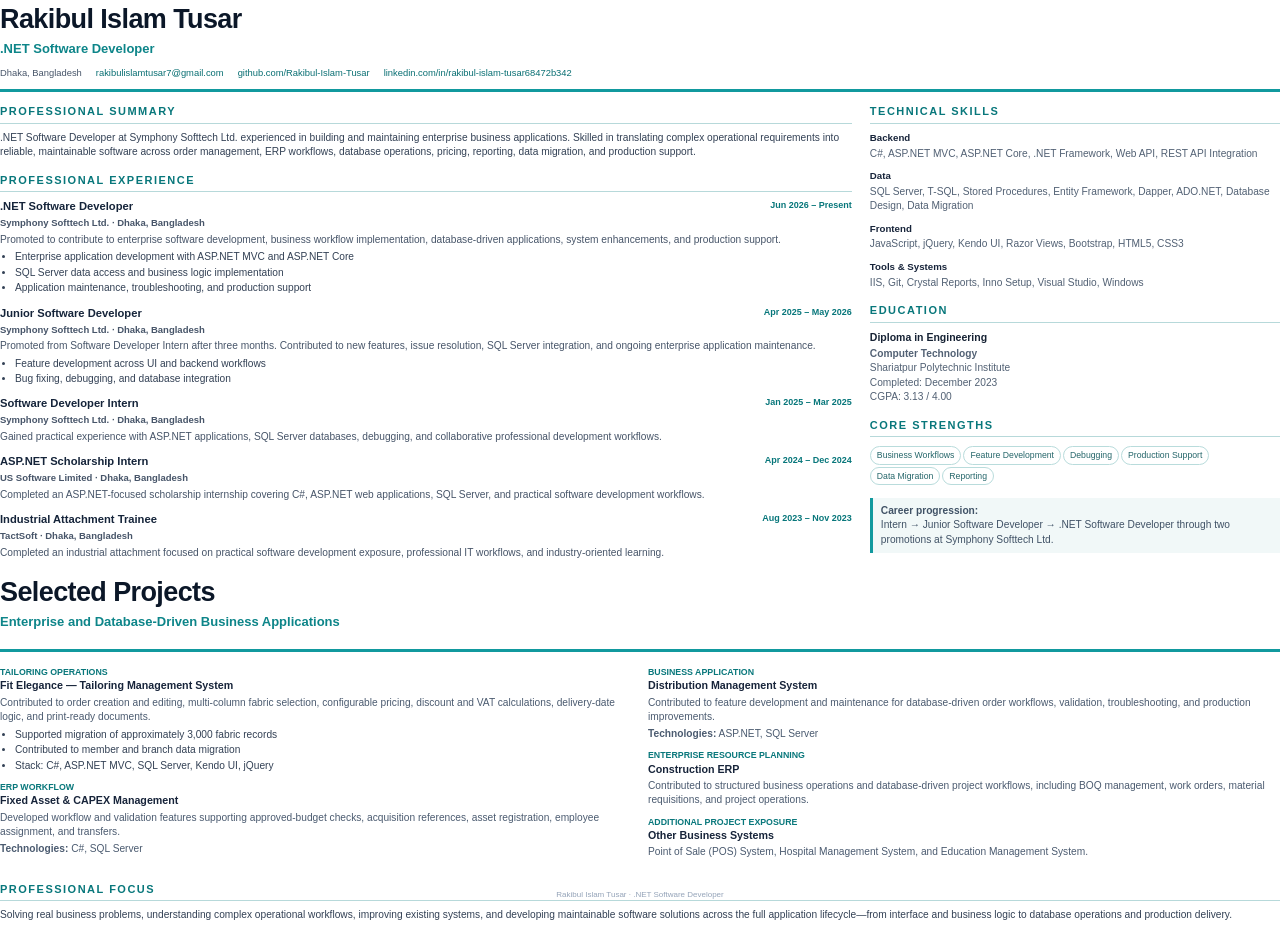
<file: assets/rakibul-islam-tusar-cv.html>
<!doctype html>
<html lang="en">
<head>
<meta charset="utf-8">
<title>Rakibul Islam Tusar - CV</title>
<meta name="viewport" content="width=device-width,initial-scale=1">
<style>
@page{size:A4;margin:12mm 14mm}*{box-sizing:border-box}body{margin:0;color:#162234;font:10.2px/1.42 Arial,sans-serif;background:#fff}a{color:#096f73;text-decoration:none}h1,h2,h3,p{margin:0}header{border-bottom:3px solid #11999e;padding-bottom:10px;margin-bottom:12px}h1{font-size:27px;letter-spacing:-.6px;color:#0b1728}.role{font-size:13px;font-weight:700;color:#0d8589;margin:2px 0 7px}.contact{display:flex;flex-wrap:wrap;gap:4px 14px;color:#475569;font-size:9.4px}.layout{display:grid;grid-template-columns:1.62fr .78fr;gap:18px}.section{margin-bottom:13px}.section-title{font-size:11px;text-transform:uppercase;letter-spacing:1.5px;color:#08777b;border-bottom:1px solid #b7d9da;padding-bottom:3px;margin-bottom:7px}.summary{color:#334155}.job{margin-bottom:10px;break-inside:avoid}.job-head{display:flex;justify-content:space-between;gap:12px}.job h3{font-size:11.2px;color:#15243a}.date{white-space:nowrap;font-size:9px;font-weight:700;color:#08777b}.company{font-size:9.5px;font-weight:700;color:#64748b;margin:1px 0 3px}.job p{color:#475569}.job ul,.project ul{margin:3px 0 0;padding-left:15px;color:#334155}.job li,.project li{margin:1px 0}.skills{display:grid;gap:8px}.skill h3{font-size:9.7px;color:#17243a;margin-bottom:2px}.skill p{color:#526174}.edu h3{font-size:10.5px}.edu p{color:#526174;margin-top:2px}.badge{display:inline-block;border:1px solid #b9dcdc;border-radius:12px;padding:2px 6px;margin:2px 2px 0 0;color:#25666a;font-size:8.7px}.project{margin-bottom:8px;break-inside:avoid}.project h3{font-size:10.7px;color:#17243a}.project .domain{color:#08777b;font-size:8.8px;text-transform:uppercase;font-weight:700}.project p{color:#4b5b70;margin-top:2px}.note{border-left:3px solid #11999e;padding:6px 8px;background:#f1f8f8;color:#405266}.page-break{break-before:page}.two-col{display:grid;grid-template-columns:1fr 1fr;gap:16px}footer{position:fixed;bottom:0;left:0;right:0;text-align:center;color:#94a3b8;font-size:8px}
</style>
</head>
<body>
<header>
<h1>Rakibul Islam Tusar</h1>
<p class="role">.NET Software Developer</p>
<div class="contact"><span>Dhaka, Bangladesh</span><a href="mailto:rakibulislamtusar7@gmail.com">rakibulislamtusar7@gmail.com</a><a href="https://github.com/Rakibul-Islam-Tusar">github.com/Rakibul-Islam-Tusar</a><a href="https://www.linkedin.com/in/rakibul-islam-tusar68472b342">linkedin.com/in/rakibul-islam-tusar68472b342</a></div>
</header>
<div class="layout">
<main>
<section class="section"><h2 class="section-title">Professional Summary</h2><p class="summary">.NET Software Developer at Symphony Softtech Ltd. experienced in building and maintaining enterprise business applications. Skilled in translating complex operational requirements into reliable, maintainable software across order management, ERP workflows, database operations, pricing, reporting, data migration, and production support.</p></section>
<section class="section"><h2 class="section-title">Professional Experience</h2>
<article class="job"><div class="job-head"><h3>.NET Software Developer</h3><span class="date">Jun 2026 – Present</span></div><p class="company">Symphony Softtech Ltd. · Dhaka, Bangladesh</p><p>Promoted to contribute to enterprise software development, business workflow implementation, database-driven applications, system enhancements, and production support.</p><ul><li>Enterprise application development with ASP.NET MVC and ASP.NET Core</li><li>SQL Server data access and business logic implementation</li><li>Application maintenance, troubleshooting, and production support</li></ul></article>
<article class="job"><div class="job-head"><h3>Junior Software Developer</h3><span class="date">Apr 2025 – May 2026</span></div><p class="company">Symphony Softtech Ltd. · Dhaka, Bangladesh</p><p>Promoted from Software Developer Intern after three months. Contributed to new features, issue resolution, SQL Server integration, and ongoing enterprise application maintenance.</p><ul><li>Feature development across UI and backend workflows</li><li>Bug fixing, debugging, and database integration</li></ul></article>
<article class="job"><div class="job-head"><h3>Software Developer Intern</h3><span class="date">Jan 2025 – Mar 2025</span></div><p class="company">Symphony Softtech Ltd. · Dhaka, Bangladesh</p><p>Gained practical experience with ASP.NET applications, SQL Server databases, debugging, and collaborative professional development workflows.</p></article>
<article class="job"><div class="job-head"><h3>ASP.NET Scholarship Intern</h3><span class="date">Apr 2024 – Dec 2024</span></div><p class="company">US Software Limited · Dhaka, Bangladesh</p><p>Completed an ASP.NET-focused scholarship internship covering C#, ASP.NET web applications, SQL Server, and practical software development workflows.</p></article>
<article class="job"><div class="job-head"><h3>Industrial Attachment Trainee</h3><span class="date">Aug 2023 – Nov 2023</span></div><p class="company">TactSoft · Dhaka, Bangladesh</p><p>Completed an industrial attachment focused on practical software development exposure, professional IT workflows, and industry-oriented learning.</p></article>
</section>
</main>
<aside>
<section class="section"><h2 class="section-title">Technical Skills</h2><div class="skills">
<div class="skill"><h3>Backend</h3><p>C#, ASP.NET MVC, ASP.NET Core, .NET Framework, Web API, REST API Integration</p></div>
<div class="skill"><h3>Data</h3><p>SQL Server, T-SQL, Stored Procedures, Entity Framework, Dapper, ADO.NET, Database Design, Data Migration</p></div>
<div class="skill"><h3>Frontend</h3><p>JavaScript, jQuery, Kendo UI, Razor Views, Bootstrap, HTML5, CSS3</p></div>
<div class="skill"><h3>Tools & Systems</h3><p>IIS, Git, Crystal Reports, Inno Setup, Visual Studio, Windows</p></div></div></section>
<section class="section edu"><h2 class="section-title">Education</h2><h3>Diploma in Engineering</h3><p><strong>Computer Technology</strong><br>Shariatpur Polytechnic Institute<br>Completed: December 2023<br>CGPA: 3.13 / 4.00</p></section>
<section class="section"><h2 class="section-title">Core Strengths</h2><span class="badge">Business Workflows</span><span class="badge">Feature Development</span><span class="badge">Debugging</span><span class="badge">Production Support</span><span class="badge">Data Migration</span><span class="badge">Reporting</span></section>
<p class="note"><strong>Career progression:</strong><br>Intern → Junior Software Developer → .NET Software Developer through two promotions at Symphony Softtech Ltd.</p>
</aside>
</div>
<div class="page-break"></div>
<header><h1>Selected Projects</h1><p class="role">Enterprise and Database-Driven Business Applications</p></header>
<div class="two-col">
<section>
<article class="project"><p class="domain">Tailoring Operations</p><h3>Fit Elegance — Tailoring Management System</h3><p>Contributed to order creation and editing, multi-column fabric selection, configurable pricing, discount and VAT calculations, delivery-date logic, and print-ready documents.</p><ul><li>Supported migration of approximately 3,000 fabric records</li><li>Contributed to member and branch data migration</li><li>Stack: C#, ASP.NET MVC, SQL Server, Kendo UI, jQuery</li></ul></article>
<article class="project"><p class="domain">ERP Workflow</p><h3>Fixed Asset & CAPEX Management</h3><p>Developed workflow and validation features supporting approved-budget checks, acquisition references, asset registration, employee assignment, and transfers.</p><p><strong>Technologies:</strong> C#, SQL Server</p></article>
</section>
<section>
<article class="project"><p class="domain">Business Application</p><h3>Distribution Management System</h3><p>Contributed to feature development and maintenance for database-driven order workflows, validation, troubleshooting, and production improvements.</p><p><strong>Technologies:</strong> ASP.NET, SQL Server</p></article>
<article class="project"><p class="domain">Enterprise Resource Planning</p><h3>Construction ERP</h3><p>Contributed to structured business operations and database-driven project workflows, including BOQ management, work orders, material requisitions, and project operations.</p></article>
<article class="project"><p class="domain">Additional Project Exposure</p><h3>Other Business Systems</h3><p>Point of Sale (POS) System, Hospital Management System, and Education Management System.</p></article>
</section>
</div>
<section class="section" style="margin-top:14px"><h2 class="section-title">Professional Focus</h2><p class="summary">Solving real business problems, understanding complex operational workflows, improving existing systems, and developing maintainable software solutions across the full application lifecycle—from interface and business logic to database operations and production delivery.</p></section>
<footer>Rakibul Islam Tusar · .NET Software Developer</footer>
</body>
</html>
</file>
<file: assets/site.css>
@import url('https://fonts.googleapis.com/css2?family=DM+Sans:wght@400;500;600;700&family=Manrope:wght@400;500;600;700;800&display=swap');

:root{--bg:#07111f;--surface:#0b1728;--surface-2:#101f33;--text:#edf4ff;--muted:#8fa1b8;--line:rgba(255,255,255,.1);--accent:#5eead4;--accent-2:#60a5fa;--purple:#a78bfa;--header:rgba(7,17,31,.78);--shadow:0 28px 70px rgba(0,0,0,.35);--max:1180px}
html[data-theme="light"]{--bg:#f5f7fb;--surface:#fff;--surface-2:#edf2f8;--text:#101828;--muted:#5d6b7f;--line:rgba(16,24,40,.12);--header:rgba(245,247,251,.82);--shadow:0 24px 60px rgba(34,53,84,.12)}
*{box-sizing:border-box}
html{scroll-behavior:smooth;scroll-padding-top:90px}
body{margin:0;background:var(--bg);color:var(--text);font-family:"DM Sans",sans-serif;line-height:1.65;overflow-x:hidden;transition:background .3s,color .3s}
body::before{content:"";position:fixed;inset:0;pointer-events:none;opacity:.025;background-image:url("data:image/svg+xml,%3Csvg viewBox='0 0 180 180' xmlns='http://www.w3.org/2000/svg'%3E%3Cfilter id='n'%3E%3CfeTurbulence type='fractalNoise' baseFrequency='.9' numOctaves='4' stitchTiles='stitch'/%3E%3C/filter%3E%3Crect width='100%25' height='100%25' filter='url(%23n)' opacity='.9'/%3E%3C/svg%3E")}
a{color:inherit;text-decoration:none}button{font:inherit}.container{width:min(calc(100% - 48px),var(--max));margin-inline:auto}.section{padding:120px 0;position:relative}.skip-link{position:fixed;left:16px;top:-60px;z-index:1000;background:var(--accent);color:#04111f;padding:10px 16px;border-radius:8px}.skip-link:focus{top:16px}
.site-header{position:fixed;top:0;left:0;right:0;z-index:50;background:var(--header);border-bottom:1px solid transparent;backdrop-filter:blur(18px);transition:border-color .25s}.site-header.scrolled{border-color:var(--line)}.nav-wrap{height:76px;display:flex;align-items:center;justify-content:space-between}.brand{display:flex;align-items:center;gap:11px;font-family:Manrope,sans-serif;font-size:19px;font-weight:800;letter-spacing:-.4px}.brand-mark{width:34px;height:34px;border-radius:10px;display:grid;place-items:center;background:linear-gradient(135deg,var(--accent),var(--accent-2));color:#05101d;font-size:12px;letter-spacing:-.5px}.accent{color:var(--accent)}.desktop-nav{display:flex;gap:34px;color:var(--muted);font-size:14px;font-weight:600}.desktop-nav a,.text-link,.social-links a,.back-top{transition:color .2s}.desktop-nav a:hover,.text-link:hover,.social-links a:hover,.back-top:hover{color:var(--accent)}.nav-actions{display:flex;align-items:center;gap:12px}.theme-toggle,.menu-toggle{width:42px;height:42px;border:1px solid var(--line);border-radius:12px;background:var(--surface);color:var(--text);cursor:pointer;display:grid;place-items:center}.theme-toggle svg{width:18px;height:18px;fill:none;stroke:currentColor;stroke-width:1.8;stroke-linecap:round}.theme-toggle .sun{display:none}html[data-theme="light"] .theme-toggle .sun{display:block}html[data-theme="light"] .theme-toggle .moon{display:none}.button{display:inline-flex;align-items:center;justify-content:center;gap:12px;background:linear-gradient(135deg,var(--accent),#7dd3fc);color:#04111f;padding:14px 20px;border-radius:12px;font-weight:700;box-shadow:0 10px 34px rgba(94,234,212,.12);transition:transform .2s,box-shadow .2s}.button:hover{transform:translateY(-2px);box-shadow:0 14px 38px rgba(94,234,212,.2)}.button-small{padding:10px 17px;font-size:14px}.menu-toggle{display:none;position:relative}.menu-toggle span{width:17px;height:1.5px;background:currentColor;position:absolute;transition:.25s}.menu-toggle span:first-child{transform:translateY(-4px)}.menu-toggle span:last-child{transform:translateY(4px)}.menu-toggle[aria-expanded="true"] span:first-child{transform:rotate(45deg)}.menu-toggle[aria-expanded="true"] span:last-child{transform:rotate(-45deg)}.mobile-nav{display:none}
.hero{min-height:100vh;padding-top:150px;padding-bottom:70px;display:flex;align-items:center;overflow:hidden}.hero-grid{display:grid;grid-template-columns:1.08fr .92fr;gap:80px;align-items:center}.eyebrow,.section-index,.mini-label,.project-type{text-transform:uppercase;letter-spacing:.16em;font-size:12px;font-weight:700;color:var(--accent)}.status-dot{display:inline-block;width:7px;height:7px;background:var(--accent);border-radius:50%;margin-right:9px;box-shadow:0 0 0 5px rgba(94,234,212,.1)}h1,h2,h3{font-family:Manrope,sans-serif;margin:0;line-height:1.1;letter-spacing:-.045em}h1{font-size:clamp(48px,6.1vw,82px);max-width:760px}.text-gradient{background:linear-gradient(100deg,var(--accent),var(--accent-2) 55%,var(--purple));-webkit-background-clip:text;background-clip:text;color:transparent}.hero-lead{font-size:18px;color:var(--muted);max-width:650px;margin:28px 0 34px}.hero-actions{display:flex;align-items:center;gap:28px}.text-link{font-size:14px;color:var(--muted);font-weight:600}.hero-proof{display:flex;margin-top:64px;padding-top:28px;border-top:1px solid var(--line)}.hero-proof div{padding-right:34px;margin-right:34px;border-right:1px solid var(--line)}.hero-proof div:last-child{border:0}.hero-proof strong,.hero-proof span{display:block}.hero-proof strong{font-size:15px}.hero-proof span{font-size:12px;color:var(--muted);margin-top:3px}.hero-visual{position:relative;min-height:470px;display:grid;place-items:center}.code-window{width:min(100%,470px);background:rgba(11,23,40,.92);border:1px solid rgba(255,255,255,.13);border-radius:20px;box-shadow:var(--shadow);overflow:hidden;transform:perspective(1000px) rotateY(-5deg) rotateX(2deg);position:relative;z-index:2}.window-bar{height:52px;display:flex;align-items:center;gap:7px;padding:0 18px;border-bottom:1px solid rgba(255,255,255,.08)}.window-bar span{width:8px;height:8px;border-radius:50%;background:#fb7185}.window-bar span:nth-child(2){background:#fbbf24}.window-bar span:nth-child(3){background:#4ade80}.window-bar small{color:#7f91aa;margin-left:10px}.code-window pre{margin:0;padding:32px 24px;color:#cbd5e1;font:13px/1.9 Consolas,monospace;overflow:hidden}.code-purple{color:#c4b5fd}.code-blue{color:#7dd3fc}.code-yellow{color:#fde68a}.code-status{border-top:1px solid rgba(255,255,255,.08);padding:13px 18px;color:#a7f3d0;font-size:12px}.code-status span{color:#34d399}.code-status small{float:right;color:#7f91aa}.orbit{position:absolute;border:1px dashed rgba(94,234,212,.22);border-radius:50%;display:grid;place-items:center}.orbit span{position:absolute;background:var(--surface-2);border:1px solid var(--line);border-radius:10px;padding:8px 12px;font:700 11px Manrope,sans-serif;color:var(--accent);box-shadow:var(--shadow)}.orbit-one{width:440px;height:440px;animation:spin 32s linear infinite}.orbit-one span{top:-17px}.orbit-two{width:340px;height:340px;animation:spin 25s linear infinite reverse}.orbit-two span{right:-22px}.orbit-three{width:535px;height:535px;border-color:rgba(96,165,250,.14);animation:spin 40s linear infinite}.orbit-three span{bottom:35px;left:22px}.orbit span{animation:counterspin 32s linear infinite}.orbit-two span{animation-duration:25s;animation-direction:reverse}.orbit-three span{animation-duration:40s}@keyframes spin{to{transform:rotate(360deg)}}@keyframes counterspin{to{transform:rotate(-360deg)}}.hero-glow{position:absolute;border-radius:50%;filter:blur(110px);opacity:.12}.hero-glow-one{width:500px;height:500px;background:var(--accent-2);right:-120px;top:100px}.hero-glow-two{width:400px;height:400px;background:var(--accent);left:-260px;bottom:-100px}.scroll-cue{position:absolute;bottom:28px;left:50%;transform:translateX(-50%);display:flex;align-items:center;gap:15px;color:var(--muted);font-size:11px;text-transform:uppercase;letter-spacing:.15em}.scroll-cue i{width:54px;height:1px;background:var(--line);position:relative}.scroll-cue i::after{content:"";position:absolute;width:16px;height:1px;background:var(--accent);left:0;animation:travel 2s ease-in-out infinite}@keyframes travel{50%{left:38px}}
.split-heading{display:grid;grid-template-columns:.34fr 1fr;gap:50px}.split-heading h2,.section-heading h2{font-size:clamp(38px,5vw,64px);max-width:830px}.muted{color:var(--muted)}.large-copy{color:var(--muted);font-size:20px;max-width:760px;margin:32px 0 0}.value-grid{display:grid;grid-template-columns:repeat(3,1fr);margin-top:70px;border-top:1px solid var(--line);border-bottom:1px solid var(--line)}.value-card{padding:40px 36px 44px;border-right:1px solid var(--line);position:relative}.value-card:last-child{border:0}.card-number{font:700 11px Manrope,sans-serif;color:var(--accent)}.value-card h3{font-size:25px;margin:48px 0 14px}.value-card p{color:var(--muted);margin:0;font-size:15px}.experience{background:var(--surface)}.section-heading{margin-bottom:70px}.section-heading h2{margin-top:18px}.timeline{border-top:1px solid var(--line)}.timeline-item{display:grid;grid-template-columns:48px 230px 1fr;border-bottom:1px solid var(--line);padding:48px 0}.timeline-marker{position:relative}.timeline-marker::after{content:"";position:absolute;top:14px;left:5px;bottom:-64px;width:1px;background:var(--line)}.timeline-item:last-child .timeline-marker::after{display:none}.timeline-marker span{display:block;width:11px;height:11px;border-radius:50%;background:var(--accent);box-shadow:0 0 0 6px rgba(94,234,212,.09)}.timeline-meta span,.timeline-meta small{display:block}.timeline-meta span{font-weight:700;font-size:14px}.timeline-meta small{color:var(--muted);margin-top:4px}.company{color:var(--accent);font-size:13px;font-weight:700;margin:0 0 8px}.timeline-content h3{font-size:31px}.timeline-content>p:not(.company){color:var(--muted);max-width:700px}.tag-list,.tech-list,.contribution-list{list-style:none;padding:0}.tag-list,.tech-list{display:flex;flex-wrap:wrap;gap:8px;margin-top:20px}.tag-list li,.tech-list li{border:1px solid var(--line);border-radius:999px;padding:6px 11px;color:var(--muted);font-size:11px;font-weight:600}.education-strip{display:grid;grid-template-columns:1fr 1fr;align-items:end;background:var(--surface-2);border:1px solid var(--line);border-radius:18px;padding:34px;margin-top:50px}.education-strip h3{font-size:27px;margin-top:8px}.education-strip p{font-weight:700;margin:0}.education-strip span:not(.mini-label){color:var(--muted);font-size:13px}
.work-heading{display:flex;justify-content:space-between;align-items:end}.work-heading>p{color:var(--muted);max-width:400px;margin:0}.project{border:1px solid var(--line);border-radius:24px;background:var(--surface);overflow:hidden}.project-featured{display:grid;grid-template-columns:1.05fr .95fr}.project-visual{min-height:540px;padding:34px;background:radial-gradient(circle at 10% 15%,rgba(94,234,212,.16),transparent 37%),linear-gradient(145deg,#0f2740,#0a1728);display:flex;flex-direction:column}.visual-top{display:flex;justify-content:space-between;color:#9cb1c8;font-size:11px;text-transform:uppercase;letter-spacing:.14em}.order-panel{margin:auto 0;background:rgba(4,13,25,.72);border:1px solid rgba(255,255,255,.13);padding:24px;border-radius:16px;box-shadow:0 25px 50px rgba(0,0,0,.28)}.panel-header{display:flex;justify-content:space-between;color:#e8f2ff}.panel-header span{font-size:11px;background:rgba(94,234,212,.12);color:#5eead4;padding:5px 9px;border-radius:999px}.metric-row{display:grid;grid-template-columns:repeat(3,1fr);gap:12px;margin:32px 0}.metric-row div{background:rgba(255,255,255,.04);padding:16px 12px;border-radius:10px}.metric-row small,.metric-row b{display:block}.metric-row small{color:#8195aa;font-size:10px}.metric-row b{color:#f4f8ff;margin-top:5px}.progress-line{height:5px;border-radius:99px;background:rgba(255,255,255,.09);display:block}.progress-line span{display:block;width:58%;height:100%;border-radius:inherit;background:linear-gradient(90deg,#5eead4,#60a5fa)}.workflow{display:flex;justify-content:space-between;margin-top:22px}.workflow i{width:10px;height:10px;border:2px solid #476079;border-radius:50%}.workflow i.done{border-color:#5eead4;background:#5eead4}.workflow i.active{border-color:#60a5fa;box-shadow:0 0 0 5px rgba(96,165,250,.12)}.project-copy{padding:48px}.project-kicker{display:flex;justify-content:space-between;text-transform:uppercase;letter-spacing:.14em;color:var(--accent);font-size:11px;font-weight:700}.project-copy h3,.project-card h3{font-size:34px;margin:40px 0 20px}.project-copy>p,.project-card>p:not(.project-type){color:var(--muted)}.contribution-list{margin:28px 0}.contribution-list li{padding:10px 0 10px 24px;border-bottom:1px solid var(--line);font-size:14px;position:relative}.contribution-list li::before{content:"✓";position:absolute;left:0;color:var(--accent)}.project-grid{display:grid;grid-template-columns:1fr 1fr;gap:22px;margin-top:22px}.project-card{border:1px solid var(--line);background:var(--surface);border-radius:22px;padding:36px;min-height:460px;display:flex;flex-direction:column}.project-card-number{align-self:flex-end;color:var(--muted);font:700 12px Manrope,sans-serif}.project-card h3{max-width:430px}.project-card .tech-list{margin-top:auto}.mini-flow{display:flex;align-items:center;margin:42px 0 26px}.mini-flow span{font-size:10px;padding:7px 9px;border:1px solid var(--line);border-radius:6px;color:var(--muted)}.mini-flow i{height:1px;background:linear-gradient(90deg,var(--accent),var(--accent-2));flex:1}.bars{height:95px;display:flex;align-items:end;gap:7px;margin:28px 0}.bars span{height:var(--h);flex:1;background:linear-gradient(180deg,var(--accent-2),rgba(96,165,250,.08));border-radius:5px 5px 0 0}
.skills{background:var(--surface)}.skills-grid{display:grid;grid-template-columns:.8fr 1.2fr;gap:100px}.skills .section-heading{position:sticky;top:130px;align-self:start}.skills .section-heading p:last-child{color:var(--muted);max-width:420px;margin-top:28px}.skill-group{display:grid;grid-template-columns:46px 1fr;gap:20px;padding:32px 0;border-bottom:1px solid var(--line)}.skill-group>span{color:var(--accent);font:700 11px Manrope,sans-serif}.skill-group h3{font-size:24px}.skill-group p{color:var(--muted);margin:10px 0 0}.contact{padding-bottom:70px}.contact-card{background:linear-gradient(135deg,#0f3651,#10213d 65%,#172554);border:1px solid rgba(255,255,255,.14);border-radius:30px;padding:76px;color:#f1f7ff;box-shadow:var(--shadow);overflow:hidden}.contact-card::after{content:"";position:absolute;width:390px;height:390px;border:1px solid rgba(94,234,212,.18);border-radius:50%;right:-90px;top:-140px;box-shadow:0 0 0 55px rgba(94,234,212,.025),0 0 0 110px rgba(94,234,212,.018)}.contact-card h2{font-size:clamp(42px,6vw,72px);max-width:830px;position:relative;z-index:1}.contact-card>p:not(.section-index){color:#aabbd0;font-size:18px;max-width:620px}.contact-actions{display:flex;align-items:center;justify-content:space-between;margin-top:44px;position:relative;z-index:2}.button-light{background:#f5fbff;color:#07111f;box-shadow:none}.social-links{display:flex;gap:24px}.social-links a{font-size:14px;color:#c3d0df}.social-links span{color:var(--accent)}footer{padding:35px 0;border-top:1px solid var(--line)}.footer-inner{display:flex;align-items:center;justify-content:space-between}.footer-inner p,.back-top{color:var(--muted);font-size:12px}
.reveal{opacity:0;transform:translateY(22px);transition:opacity .7s ease,transform .7s ease}.reveal.visible{opacity:1;transform:none}.reveal:nth-child(2){transition-delay:.08s}.reveal:nth-child(3){transition-delay:.16s}
@media (max-width:980px){.desktop-nav{display:none}.menu-toggle{display:grid}.hero-grid,.project-featured,.skills-grid{grid-template-columns:1fr}.hero{padding-top:130px}.hero-visual{min-height:520px}.hero-copy{position:relative;z-index:3}.split-heading{grid-template-columns:1fr}.value-grid{grid-template-columns:1fr}.value-card{border-right:0;border-bottom:1px solid var(--line)}.timeline-item{grid-template-columns:40px 170px 1fr}.skills-grid{gap:20px}.skills .section-heading{position:static}.work-heading{display:block}.work-heading>p{margin-top:24px}.mobile-nav{position:absolute;top:76px;left:24px;right:24px;padding:12px;background:var(--surface);border:1px solid var(--line);border-radius:14px;box-shadow:var(--shadow)}.mobile-nav.open{display:grid}.mobile-nav a{padding:12px;border-bottom:1px solid var(--line)}.mobile-nav a:last-child{border:0}}
@media (max-width:700px){.container{width:min(calc(100% - 32px),var(--max))}.section{padding:85px 0}.nav-actions .button-small{display:none}h1{font-size:43px}.hero-grid{gap:25px}.hero-lead{font-size:16px}.hero-actions{align-items:flex-start;flex-direction:column}.hero-proof{display:grid;grid-template-columns:1fr 1fr;gap:20px;margin-top:45px}.hero-proof div{border:0;margin:0;padding:0}.hero-visual{min-height:390px}.code-window{transform:none}.code-window pre{font-size:10px;padding:22px 15px}.orbit-one{width:330px;height:330px}.orbit-two{width:260px;height:260px}.orbit-three{display:none}.scroll-cue{display:none}.split-heading h2,.section-heading h2{font-size:39px}.large-copy{font-size:17px}.value-card{padding-inline:8px}.timeline-item{grid-template-columns:30px 1fr}.timeline-meta{grid-column:2;margin-bottom:18px}.timeline-content{grid-column:2}.education-strip{grid-template-columns:1fr;gap:20px}.project-visual{min-height:360px;padding:20px}.metric-row{grid-template-columns:1fr 1fr}.metric-row div:last-child{display:none}.project-copy,.project-card{padding:28px}.project-copy h3,.project-card h3{font-size:29px}.project-grid{grid-template-columns:1fr}.contact-card{padding:44px 26px}.contact-actions{align-items:flex-start;flex-direction:column;gap:35px}.social-links{flex-wrap:wrap}.footer-inner{flex-direction:column;gap:18px}.footer-inner p{order:3}.window-bar small{font-size:10px}}
@media (prefers-reduced-motion:reduce){html{scroll-behavior:auto}*,*::before,*::after{animation-duration:.01ms!important;animation-iteration-count:1!important;transition-duration:.01ms!important}.reveal{opacity:1;transform:none}}

/* Optional real imagery: built-in illustrations remain the fallback. */
.portrait-card{display:none;width:min(100%,405px);height:510px;margin:0;position:relative;z-index:3;border:1px solid var(--line);border-radius:24px;overflow:hidden;background:var(--surface);box-shadow:var(--shadow)}
.portrait-card img{width:100%;height:100%;object-fit:cover;object-position:center 18%}
.portrait-card figcaption{position:absolute;left:18px;right:18px;bottom:18px;padding:14px 16px;border-radius:13px;background:rgba(6,15,27,.8);backdrop-filter:blur(13px);color:#fff}
.portrait-card strong,.portrait-card span{display:block}.portrait-card strong{font:700 14px Manrope,sans-serif}.portrait-card span{color:#aebed1;font-size:11px;margin-top:2px}
.hero-visual.has-optional-image .portrait-card{display:block}.hero-visual.has-optional-image .code-window{display:none}
.illustrative-visual{display:flex;flex-direction:column;height:100%}.project-shot{display:none;width:100%;height:100%;object-fit:cover;object-position:top left}
.optional-image-frame.has-optional-image{padding:0}.optional-image-frame.has-optional-image .project-shot{display:block}.optional-image-frame.has-optional-image .illustrative-visual{display:none}
.project-card-shot{display:none;width:calc(100% + 72px);height:210px;object-fit:cover;object-position:top left;margin:-36px -36px 30px;border-bottom:1px solid var(--line)}
.optional-image-card.has-optional-image .project-card-shot{display:block}
@media(max-width:700px){.portrait-card{height:430px}.project-card-shot{width:calc(100% + 56px);margin:-28px -28px 26px}}

/* Personal-brand hero hierarchy */
.hero-greeting{display:block;margin-bottom:10px;color:var(--muted);font-size:.29em;line-height:1.2;letter-spacing:.08em;text-transform:uppercase;font-weight:700}
.hero-role{max-width:700px;margin:24px 0 0;font:600 clamp(22px,2.3vw,31px)/1.3 Manrope,sans-serif;letter-spacing:-.035em}
.hero-role+.hero-lead{margin-top:18px}

/* Authentic project evidence gallery */
.tailoring-gallery{padding:20px;gap:16px;background:radial-gradient(circle at 10% 15%,rgba(94,234,212,.12),transparent 38%),linear-gradient(145deg,#0f2740,#0a1728)}
.tailoring-gallery figure{margin:0;overflow:hidden;border:1px solid rgba(255,255,255,.13);border-radius:14px;background:#07111f}
.tailoring-gallery a{display:block;overflow:hidden;background:#fff}
.tailoring-gallery img{display:block;width:100%;object-fit:cover;object-position:top;transition:transform .35s ease}
.tailoring-gallery a:hover img{transform:scale(1.015)}
.gallery-main img{height:258px}
.gallery-thumbs{display:grid;grid-template-columns:1fr 1fr;gap:16px}
.gallery-thumbs img{height:130px}
.tailoring-gallery figcaption{display:flex;flex-direction:column;padding:12px 14px}
.tailoring-gallery figcaption strong{font:700 12px Manrope,sans-serif;color:#edf4ff}
.tailoring-gallery figcaption span,.gallery-note{font-size:10px;line-height:1.45;color:#9cb1c8}
.gallery-note{margin:0;text-align:center}
.project-facts{margin:24px 0}
.project-facts div{padding:12px 0;border-bottom:1px solid var(--line)}
.project-facts dt{text-transform:uppercase;letter-spacing:.12em;font-size:10px;font-weight:700;color:var(--accent)}
.project-facts dd{margin:5px 0 0;color:var(--muted);font-size:13px;line-height:1.55}
@media(max-width:700px){.tailoring-gallery{padding:12px}.gallery-main img{height:220px}.gallery-thumbs{grid-template-columns:1fr}.gallery-thumbs img{height:180px}}

/* Career and content enhancements */
.career-highlight{max-width:700px;margin:18px 0 0;color:var(--accent);font:700 12px/1.6 Manrope,sans-serif;letter-spacing:.025em}
.button-secondary{background:transparent;color:var(--text);border:1px solid var(--line);box-shadow:none}.button-secondary:hover{border-color:var(--accent);background:rgba(94,234,212,.06)}
.about-copy{max-width:780px}.about-copy p{margin:0 0 18px}.about-copy p:last-child{margin-bottom:0}
.role-badge{display:inline-block;margin-left:10px;padding:4px 8px;border:1px solid rgba(94,234,212,.35);border-radius:999px;background:rgba(94,234,212,.08);font-size:9px;letter-spacing:.08em;text-transform:uppercase;vertical-align:middle}
.education-strip>div:last-child{display:grid;gap:4px}.contribution-label{margin:24px 0 0!important;color:var(--text)!important;font:700 11px Manrope,sans-serif;text-transform:uppercase;letter-spacing:.1em}.compact-project{min-height:340px}
a:focus-visible,button:focus-visible{outline:3px solid var(--accent);outline-offset:4px}
@media(max-width:700px){.compact-project{min-height:0}.role-badge{display:block;width:max-content;margin:8px 0 0}}
@media(max-width:375px){.container{width:min(calc(100% - 24px),var(--max))}.site-header .brand>span:last-child{font-size:13px}.hero-actions .button{width:100%;justify-content:center}.project-copy,.project-card{padding:23px}.contact-card{padding:38px 20px}.social-links{gap:18px}}

/* Recruiter-focused light-first refinement */
:root{--bg:#f8fafc;--surface:#fff;--surface-2:#f1f5f9;--text:#0f172a;--muted:#475569;--line:#e2e8f0;--accent:#2563eb;--accent-2:#3b82f6;--purple:#2563eb;--header:rgba(248,250,252,.92);--shadow:0 16px 40px rgba(15,23,42,.08)}
html[data-theme="dark"]{--bg:#0b1220;--surface:#111c2f;--surface-2:#0f1a2c;--text:#f8fafc;--muted:#a8b4c6;--line:#26364e;--accent:#60a5fa;--accent-2:#93c5fd;--purple:#60a5fa;--header:rgba(11,18,32,.92);--shadow:0 18px 45px rgba(0,0,0,.25)}
body{font-family:Inter,"DM Sans",system-ui,sans-serif;line-height:1.7}.section{padding:clamp(78px,9vw,112px) 0}.site-header{position:sticky}.nav-wrap{height:72px}.brand-mark,.button{background:var(--accent);color:#fff;box-shadow:none}.button:hover{background:#1d4ed8}.button-secondary{color:var(--text);background:transparent}.desktop-nav a:hover,.desktop-nav a.active{color:var(--accent)}
.hero{min-height:calc(100vh - 72px);padding-top:clamp(65px,8vw,105px)}.hero-grid{grid-template-columns:1.08fr .92fr;gap:clamp(42px,7vw,82px)}h1{font-size:clamp(2.5rem,5.4vw,4.5rem)}.hero-role{font-size:clamp(1.35rem,2.25vw,1.9rem)}.hero-lead{max-width:660px}.career-highlight{color:var(--accent);border-top:1px solid var(--line);padding-top:20px;margin-top:26px}.hero-actions{gap:12px;flex-wrap:wrap}.hero-visual{min-height:510px}.portrait-card{display:block;width:min(82%,355px);height:445px;margin-left:auto;border-radius:20px}.hero-visual .code-window{display:block;width:min(86%,390px);position:absolute;left:0;bottom:0;transform:none}.orbit{display:none}.hero-glow{opacity:.035}.scroll-cue{display:none}.code-window pre{overflow:auto}.code-status span{color:#22c55e}
.split-heading{grid-template-columns:.38fr 1fr}.split-heading h2,.section-heading h2{font-size:clamp(1.9rem,3.8vw,3.2rem)}.large-copy{font-size:clamp(1rem,1.5vw,1.15rem)}.value-grid{margin-top:55px}.value-card{padding:34px}.value-card h3{margin-top:34px}.experience{background:var(--surface-2)}.timeline{background:var(--surface);border:1px solid var(--line);border-radius:20px;padding:0 30px}.timeline-item{grid-template-columns:40px 210px 1fr;padding:38px 0}.timeline-item:nth-child(-n+3){background:linear-gradient(90deg,transparent,var(--surface-2),transparent)}.timeline-content h3{font-size:clamp(1.4rem,2.4vw,1.9rem)}.education-strip{background:var(--surface);box-shadow:none}
.project,.project-card{box-shadow:none}.project-featured{grid-template-columns:1.03fr .97fr}.project-visual{min-height:500px}.project-grid{grid-template-columns:1fr 1fr}.project-card{min-height:0}.project-copy h3,.project-card h3{font-size:clamp(1.65rem,2.6vw,2.15rem)}.skills{background:var(--surface-2)}.skill-group{background:var(--surface);border:1px solid var(--line);border-radius:14px;padding:24px;margin-bottom:12px}.contact-card{background:#172554;box-shadow:none}.contact-card::after{display:none}.text-gradient{background:none;color:var(--accent)}
@media(max-width:980px){.hero-grid,.project-featured{grid-template-columns:1fr}.hero-visual{width:min(100%,600px);margin-inline:auto}.timeline{padding-inline:22px}.project-grid{grid-template-columns:1fr 1fr}}
@media(max-width:700px){.section{padding:72px 0}.hero{padding-top:56px}.hero-actions{display:grid;grid-template-columns:1fr 1fr;width:100%}.hero-actions .button{width:100%}.hero-visual{min-height:425px}.portrait-card{height:390px}.code-window pre{font-size:10px}.timeline{padding-inline:14px}.timeline-item{grid-template-columns:26px 1fr}.project-grid{grid-template-columns:1fr}.project-visual{min-height:0}.contact-card{border-radius:18px}.social-links{gap:18px}}
@media(max-width:390px){.hero-actions{grid-template-columns:1fr}.hero-visual{min-height:365px}.portrait-card{height:335px}.hero-visual .code-window{width:90%}.code-window pre{font-size:9px}.site-header .brand>span:last-child{font-size:12px}}

/* OSAKA DMS platform case study */
.dms-case-study{margin-top:28px}.dms-case-study .case-study-status{color:#2563eb}.dms-case-study .case-study-status span{background:#3b82f6;box-shadow:0 0 0 5px rgba(59,130,246,.12)}.dms-shot img{object-position:center top}.platform-map{display:grid;grid-template-columns:1fr 1fr;gap:12px}.platform-client,.platform-core{padding:20px;border:1px solid var(--line);border-radius:13px;background:var(--surface-2)}.platform-client span,.platform-client strong,.platform-client small,.platform-core span,.platform-core strong,.platform-core small{display:block}.platform-client span,.platform-core span{color:var(--accent);font-size:9px;letter-spacing:.12em;text-transform:uppercase}.platform-client strong,.platform-core strong{margin:8px 0 5px;font:700 14px Manrope,sans-serif}.platform-client small,.platform-core small{color:var(--muted);font-size:10px}.platform-connector{grid-column:1/-1;display:grid;grid-template-columns:1fr auto auto auto 1fr;align-items:center;gap:10px;color:var(--muted);font-size:9px;text-transform:uppercase;letter-spacing:.08em}.platform-connector i{height:1px;background:var(--line)}.platform-connector b{color:var(--accent)}.platform-core{grid-column:1/-1;text-align:center;border-color:rgba(37,99,235,.4);background:rgba(37,99,235,.06)}.platform-output{grid-column:1/-1;display:grid;grid-template-columns:repeat(4,1fr);gap:8px}.platform-output span{padding:11px;border-radius:8px;background:#172554;color:#dbeafe;text-align:center;font-size:9px}.domain-grid{display:grid;grid-template-columns:repeat(2,1fr);gap:12px}.domain-grid article{padding:19px;border:1px solid var(--line);border-radius:12px;background:var(--surface-2)}.domain-grid span,.domain-grid strong{display:block}.domain-grid span{color:var(--accent);font-size:9px;letter-spacing:.11em;text-transform:uppercase}.domain-grid strong{margin-top:9px;font:700 12px/1.55 Manrope,sans-serif}.proof-grid article{background:var(--surface-2)}.project-grid{grid-template-columns:1fr}
@media(max-width:700px){.platform-map,.domain-grid{grid-template-columns:1fr}.platform-connector,.platform-core,.platform-output{grid-column:1}.platform-output{grid-template-columns:1fr 1fr}.auth-track{grid-template-columns:1fr}}

/* Fit Elegance multi-branch production case study */
.tailoring-case-study{margin-top:28px}.tailoring-case-study .case-study-status{color:#0e7490}.tailoring-case-study .case-study-status span{background:#06b6d4;box-shadow:0 0 0 5px rgba(6,182,212,.12)}.tailoring-hero{grid-template-columns:.82fr 1.18fr}.tailoring-hero .tailoring-gallery{min-height:0;border-radius:18px}.production-note{display:grid;grid-template-columns:125px 1fr;gap:16px;margin-top:26px;padding:16px;border-left:3px solid var(--accent);background:var(--surface-2);border-radius:0 10px 10px 0}.production-note strong{font:700 11px Manrope,sans-serif;text-transform:uppercase;letter-spacing:.08em}.production-note span{color:var(--muted);font-size:11px;line-height:1.55}.tailoring-platform .platform-output span{background:#0f3b46}
@media(max-width:980px){.tailoring-hero{grid-template-columns:1fr}.tailoring-hero .tailoring-gallery{width:100%}}@media(max-width:700px){.production-note{grid-template-columns:1fr;gap:6px}.tailoring-hero .gallery-main img{height:220px}}

/* StyleMart architecture case study */
.case-study{margin:0 0 28px;border:1px solid var(--line);border-radius:26px;background:var(--surface);overflow:hidden}.case-study-hero{display:grid;grid-template-columns:.92fr 1.08fr;gap:52px;align-items:center;padding:48px}.case-study-copy h3{font-size:clamp(2rem,3.4vw,3rem);line-height:1.12;margin:22px 0 18px;letter-spacing:-.045em}.case-study-lead{color:var(--muted);font-size:15px}.case-study-status{display:flex;align-items:center;gap:8px;margin:24px 0 0;color:#16a34a;font-size:11px;font-weight:800;text-transform:uppercase;letter-spacing:.12em}.case-study-status span{width:8px;height:8px;border-radius:50%;background:#22c55e;box-shadow:0 0 0 5px rgba(34,197,94,.12)}.case-study-actions{display:flex;align-items:center;gap:20px;margin-top:28px}.text-link{color:var(--accent);font-size:13px;font-weight:700}.demo-note{margin:13px 0 0;color:var(--muted);font-size:10px}.storefront-shot{margin:0;border:1px solid var(--line);border-radius:18px;overflow:hidden;background:var(--surface-2);box-shadow:var(--shadow)}.storefront-shot a{display:block;height:360px;overflow:hidden}.storefront-shot img{display:block;width:100%;height:100%;object-fit:cover;object-position:top}.storefront-shot figcaption{display:flex;justify-content:space-between;gap:18px;padding:14px 16px;font-size:11px}.storefront-shot figcaption span{color:var(--muted);text-align:right}
.case-study-summary{display:grid;grid-template-columns:repeat(4,1fr);border-top:1px solid var(--line);border-bottom:1px solid var(--line);background:var(--surface-2)}.case-study-summary div{padding:22px 24px;border-right:1px solid var(--line)}.case-study-summary div:last-child{border:0}.case-study-summary span,.case-study-summary strong{display:block}.case-study-summary span{color:var(--muted);font-size:9px;text-transform:uppercase;letter-spacing:.13em}.case-study-summary strong{margin-top:5px;font:700 13px Manrope,sans-serif}.case-study-section{display:grid;grid-template-columns:.72fr 1.28fr;gap:54px;padding:58px 48px;border-bottom:1px solid var(--line);scroll-margin-top:92px}.case-study-heading h4{font-size:clamp(1.65rem,2.5vw,2.25rem);line-height:1.2;margin:12px 0 16px;letter-spacing:-.035em}.case-study-heading>p:last-child{color:var(--muted);font-size:14px}
.architecture-map{display:grid;grid-template-columns:1fr 34px 1fr;gap:10px;align-items:stretch}.architecture-layer{padding:16px;border:1px solid var(--line);border-radius:12px;background:var(--surface-2)}.architecture-layer:nth-of-type(n+3){grid-column:1/-1}.architecture-map>i{display:grid;place-items:center;color:var(--accent);font-style:normal}.architecture-map>i:not(:first-of-type){grid-column:1/-1;height:12px}.architecture-layer span,.architecture-layer strong,.architecture-layer small{display:block}.architecture-layer span{color:var(--accent);font-size:9px;text-transform:uppercase;letter-spacing:.12em}.architecture-layer strong{margin:4px 0;font:700 14px Manrope,sans-serif}.architecture-layer small{color:var(--muted);font-size:10px}.architecture-accent{border-color:rgba(37,99,235,.4);background:rgba(37,99,235,.06)}.security-rail{grid-column:1/-1;padding:13px 16px;border-left:3px solid var(--accent);background:var(--surface-2)}.security-rail span,.security-rail strong{display:block}.security-rail span{color:var(--accent);font-size:9px;text-transform:uppercase;letter-spacing:.12em}.security-rail strong{margin-top:3px;font-size:10px;line-height:1.5}
.workflow-track{display:grid;grid-template-columns:repeat(3,1fr);gap:12px}.workflow-track li{min-height:145px;padding:18px;border:1px solid var(--line);border-radius:12px;background:var(--surface-2)}.workflow-track span,.workflow-track strong,.workflow-track small{display:block}.workflow-track span{color:var(--accent);font:700 10px Manrope,sans-serif}.workflow-track strong{margin:22px 0 6px;font:700 15px Manrope,sans-serif}.workflow-track small{color:var(--muted);font-size:10px;line-height:1.55}.security-section{grid-template-columns:1fr}.security-grid{display:grid;grid-template-columns:repeat(4,1fr);gap:12px}.security-grid article{padding:20px;border:1px solid var(--line);border-radius:12px}.security-grid article>span{color:var(--accent);font:700 10px Manrope,sans-serif}.security-grid h5{font-size:15px;margin:24px 0 8px}.security-grid p{color:var(--muted);font-size:11px;line-height:1.6}.security-disclosure{display:grid;grid-template-columns:180px 1fr;gap:28px;margin-top:18px;padding:20px;border-radius:12px;background:#fff7ed;border:1px solid #fed7aa;color:#9a3412}.security-disclosure strong{font:700 13px Manrope,sans-serif}.security-disclosure p{font-size:11px;line-height:1.65}html[data-theme="dark"] .security-disclosure{background:rgba(154,52,18,.13);border-color:rgba(251,146,60,.35);color:#fdba74}.case-study-footer{display:grid;grid-template-columns:1fr auto;gap:38px;align-items:end;padding:34px 48px}.case-study-footer>div>p:last-child{max-width:760px;margin-top:8px;color:var(--muted);font-size:12px}.case-study-footer .tech-list{justify-content:flex-end}
@media(max-width:980px){.case-study-hero,.case-study-section{grid-template-columns:1fr}.case-study-hero{gap:34px}.security-grid{grid-template-columns:1fr 1fr}.case-study-footer{grid-template-columns:1fr}.case-study-footer .tech-list{justify-content:flex-start}}@media(max-width:700px){.case-study{border-radius:18px}.case-study-hero,.case-study-section{padding:32px 22px}.case-study-summary{grid-template-columns:1fr 1fr}.case-study-summary div:nth-child(2){border-right:0}.case-study-summary div:nth-child(-n+2){border-bottom:1px solid var(--line)}.case-study-actions{align-items:flex-start;flex-direction:column}.storefront-shot a{height:250px}.storefront-shot figcaption{flex-direction:column}.storefront-shot figcaption span{text-align:left}.architecture-map{grid-template-columns:1fr}.architecture-map>i,.architecture-map>i:nth-of-type(2),.architecture-map>i:nth-of-type(4),.architecture-layer:nth-of-type(3),.architecture-layer:nth-of-type(5),.security-rail{grid-column:1}.workflow-track{grid-template-columns:1fr 1fr}.security-grid{grid-template-columns:1fr}.security-disclosure{grid-template-columns:1fr;gap:8px}.case-study-footer{padding:28px 22px}}@media(max-width:430px){.workflow-track{grid-template-columns:1fr}.case-study-summary{grid-template-columns:1fr}.case-study-summary div{border-right:0;border-bottom:1px solid var(--line)!important}}

/* Production problem-solving and healthcare case study */
.engineering-decision{display:grid;grid-template-columns:.72fr 1.28fr;gap:28px;margin-top:18px;padding:24px;border:1px solid rgba(8,145,178,.3);border-radius:13px;background:rgba(8,145,178,.06)}.engineering-decision span{color:#0e7490;font:700 9px Manrope,sans-serif;letter-spacing:.12em;text-transform:uppercase}.engineering-decision h5{margin:9px 0 0;font-size:17px;line-height:1.35}.engineering-decision p{margin:0;color:var(--muted);font-size:12px;line-height:1.75}
.hospital-case-study{margin-top:28px}.hospital-case-study .case-study-status{color:#7c3aed}.hospital-case-study .case-study-status span{background:#8b5cf6;box-shadow:0 0 0 5px rgba(139,92,246,.12)}.hospital-hero{grid-template-columns:.9fr 1.1fr}.hospital-architecture{padding:28px;border:1px solid var(--line);border-radius:18px;background:var(--surface-2);text-align:center}.hospital-data,.hospital-api{padding:20px;border:1px solid var(--line);border-radius:12px;background:var(--surface)}.hospital-api{border-color:rgba(124,58,237,.4);background:rgba(124,58,237,.06)}.hospital-architecture>i{display:block;margin:9px;color:#7c3aed;font-style:normal}.hospital-data span,.hospital-data strong,.hospital-data small,.hospital-api span,.hospital-api strong,.hospital-api small{display:block}.hospital-data span,.hospital-api span,.hospital-clients span{color:#7c3aed;font-size:9px;letter-spacing:.12em;text-transform:uppercase}.hospital-data strong,.hospital-api strong{margin:7px 0 4px;font:700 15px Manrope,sans-serif}.hospital-data small,.hospital-api small{color:var(--muted);font-size:10px}.hospital-clients{display:grid;grid-template-columns:repeat(3,1fr);gap:8px}.hospital-clients div{padding:16px 9px;border:1px solid var(--line);border-radius:10px;background:var(--surface)}.hospital-clients strong{display:block;margin-top:7px;font:700 11px Manrope,sans-serif}.hospital-clients .owned-client{border-color:rgba(124,58,237,.35)}.project-disclosure{margin-top:22px;padding:14px;border-left:3px solid var(--accent);background:var(--surface-2);font-size:11px!important}.additional-work-grid{grid-template-columns:1fr 1fr}
@media(max-width:700px){.engineering-decision{grid-template-columns:1fr}.hospital-clients{grid-template-columns:1fr}.additional-work-grid{grid-template-columns:1fr}}
.project-index-grid{display:grid;grid-template-columns:1fr 1fr;gap:22px}.project-index-card{overflow:hidden;border:1px solid var(--line);border-radius:22px;background:var(--surface)}.project-index-card figure{height:250px;margin:0;overflow:hidden;border-bottom:1px solid var(--line);background:var(--surface-2)}.project-index-card figure img{width:100%;height:100%;object-fit:cover;object-position:top}.project-index-copy{padding:32px}.project-index-copy h3{margin:24px 0 14px;font-size:clamp(1.55rem,2.5vw,2rem);line-height:1.15}.project-index-copy>p{color:var(--muted);font-size:13px}.project-index-copy .button{margin-top:18px}.project-index-card-noimage{display:flex;align-items:center;background:linear-gradient(145deg,var(--surface),var(--surface-2))}.detail-main{padding:64px 0 70px}.detail-back{display:inline-block;margin-bottom:24px;color:var(--accent);font-size:13px;font-weight:700}.detail-page .case-study{margin-bottom:0}.role-section{background:var(--surface-2)}.role-statement{padding:24px;border-left:3px solid var(--accent);background:var(--surface);border-radius:0 12px 12px 0}.role-statement p{margin:0;color:var(--muted);font-size:14px;line-height:1.75}.role-statement strong{color:var(--text)}@media(max-width:760px){.project-index-grid{grid-template-columns:1fr}.project-index-card figure{height:210px}.project-index-copy{padding:25px}.detail-main{padding-top:92px}.detail-page .desktop-nav{display:none}}
.ongoing-work-card{grid-column:1/-1}
</file>
